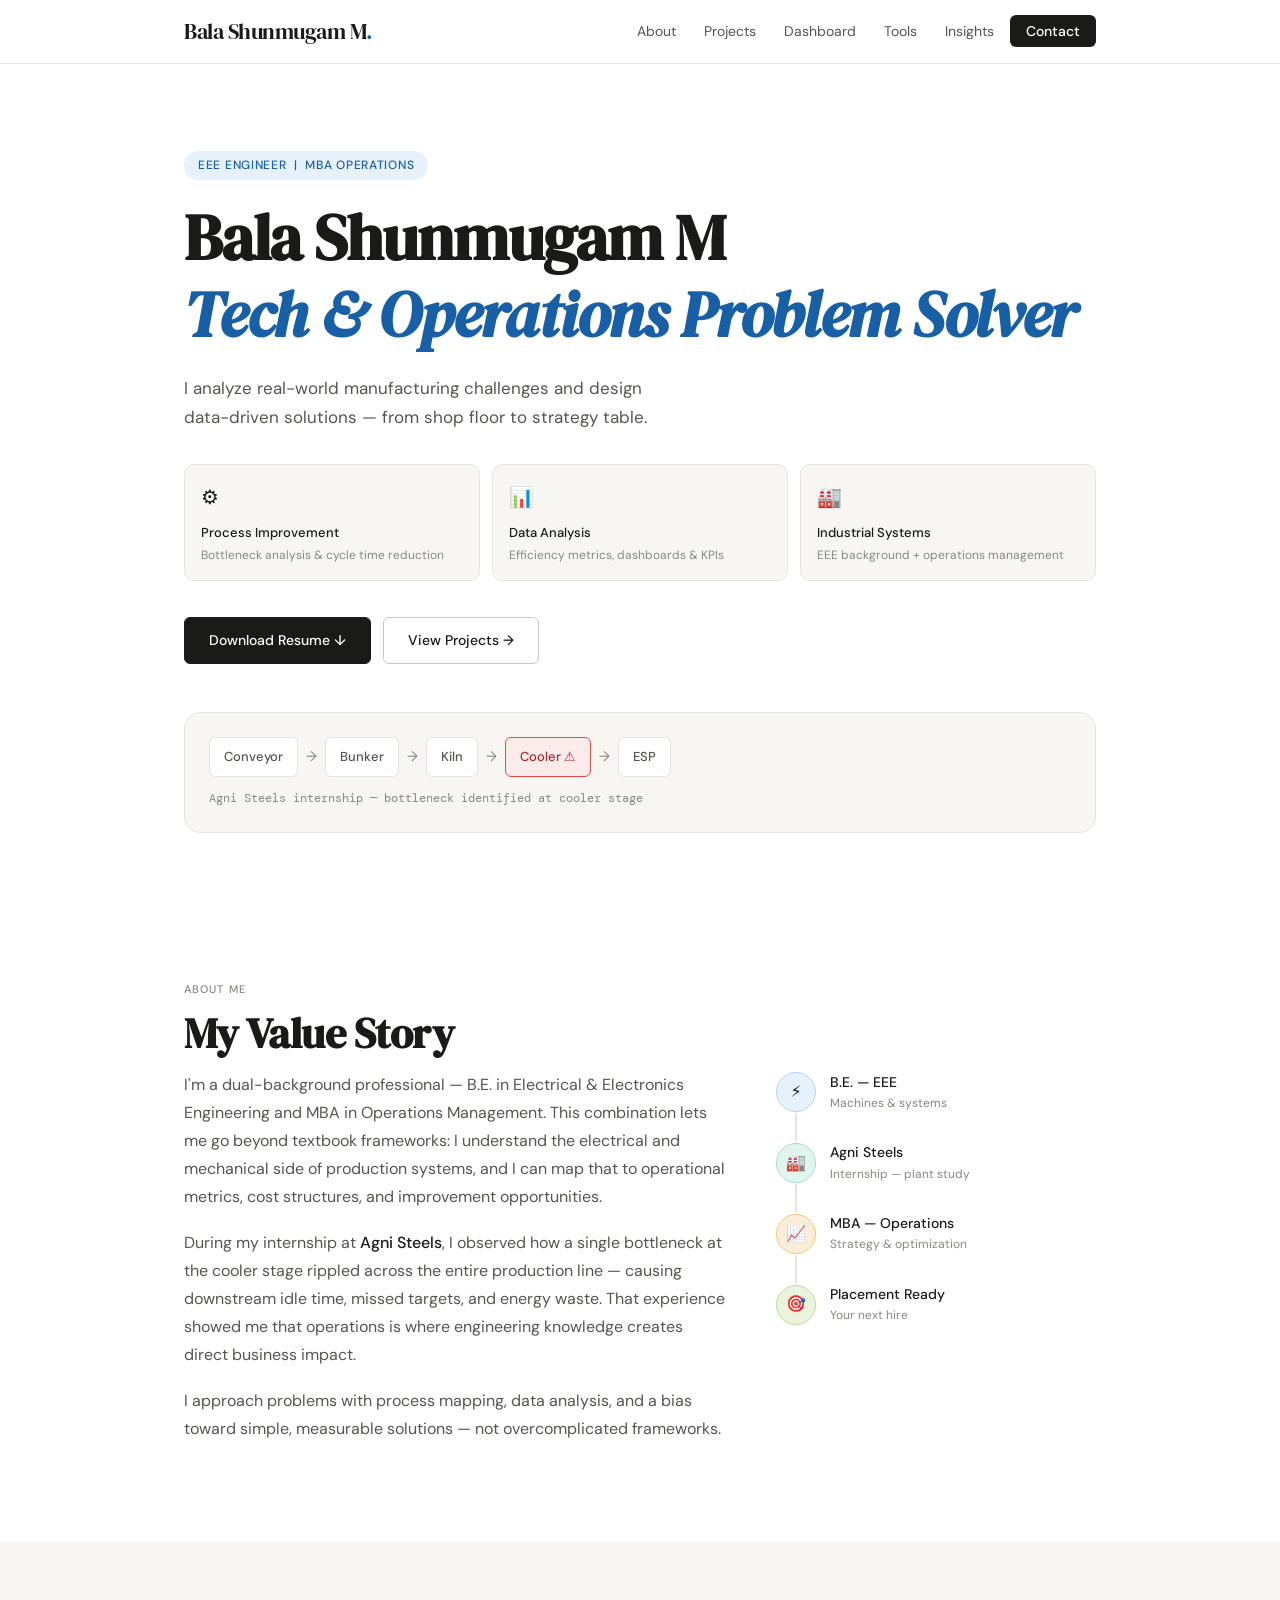
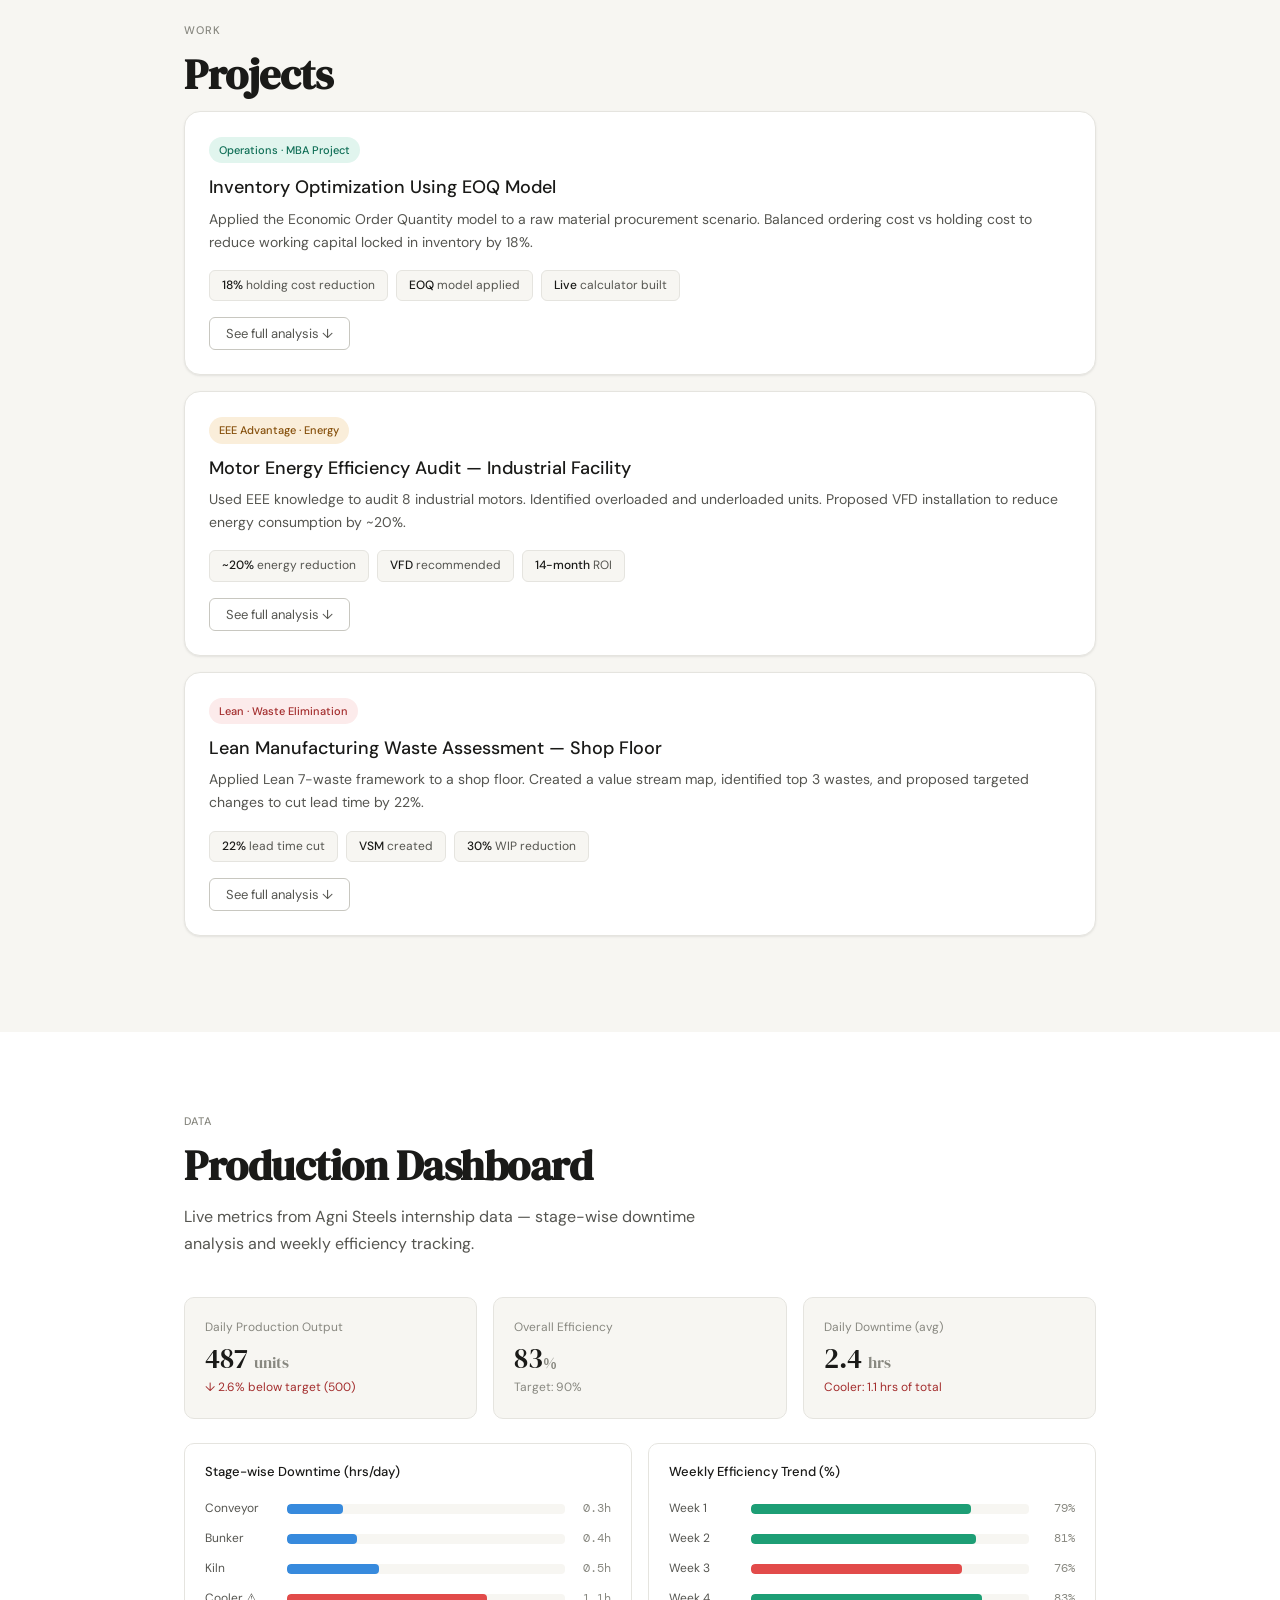
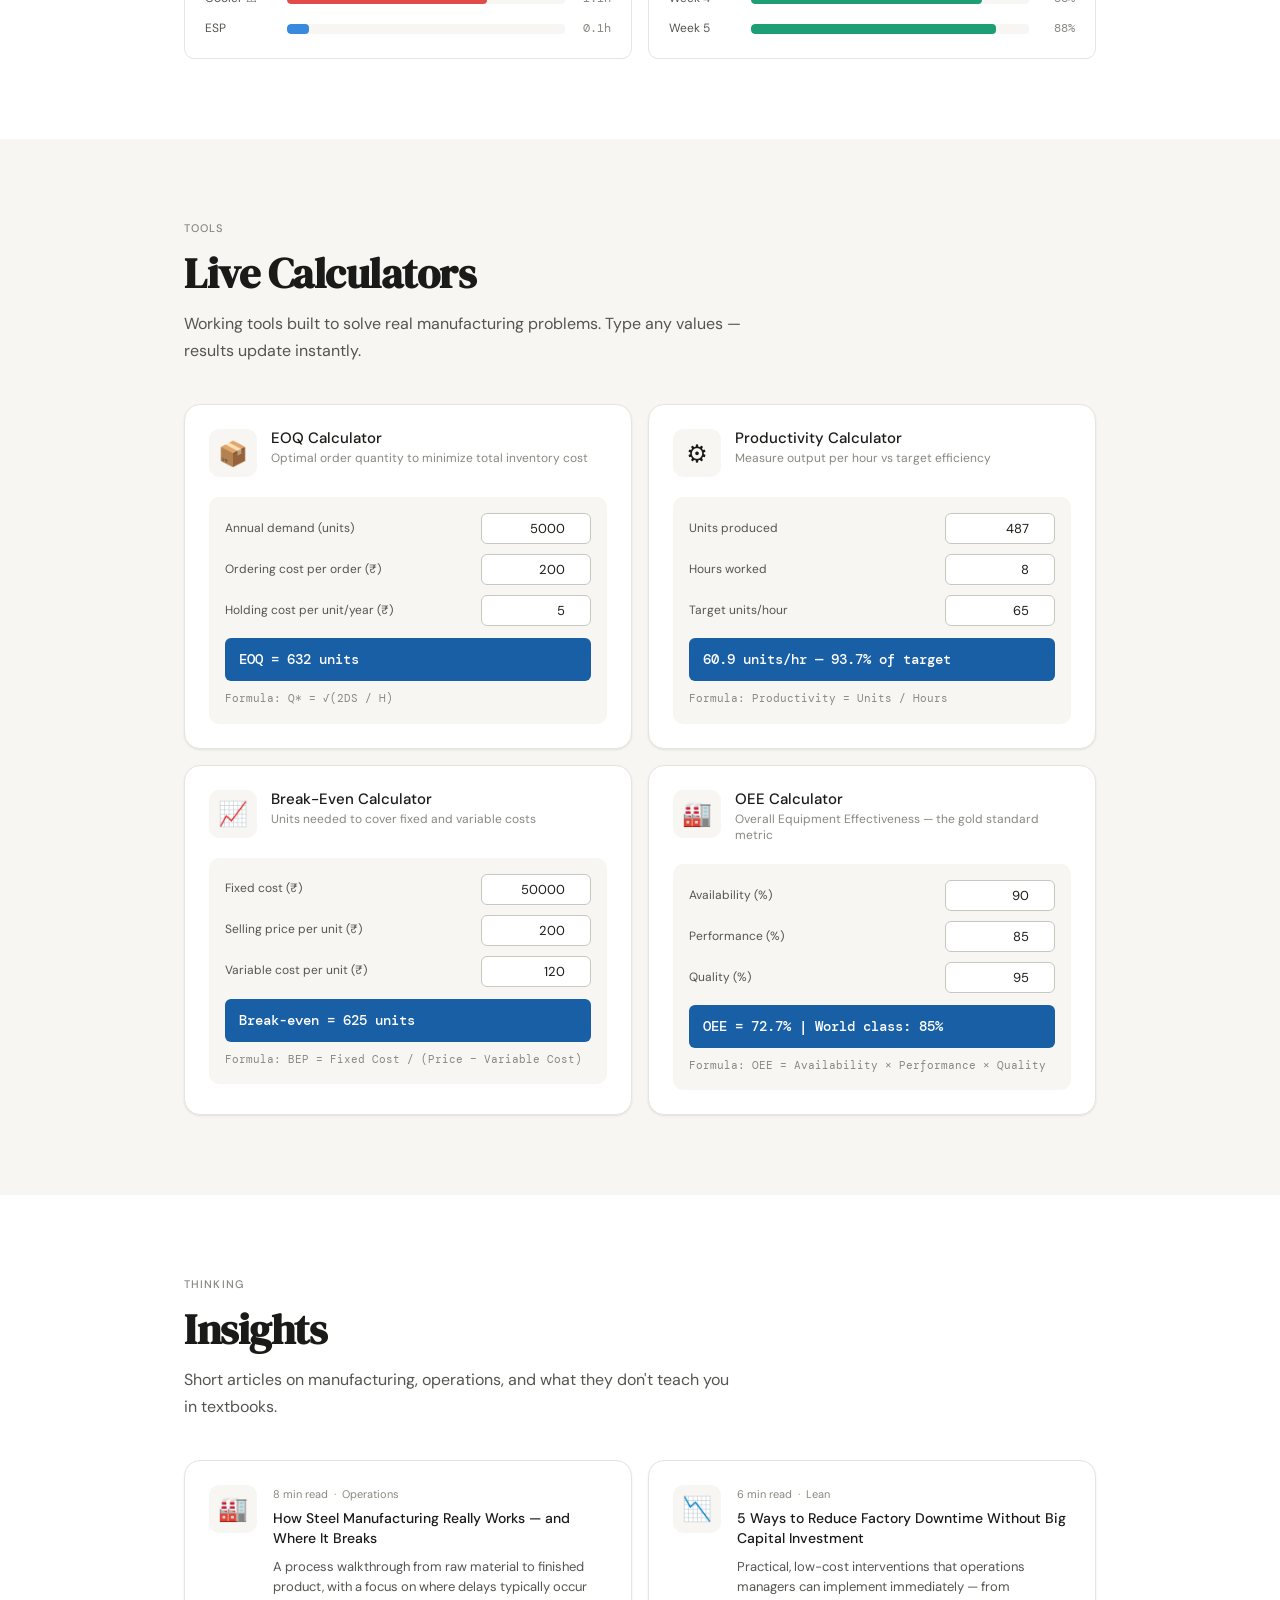
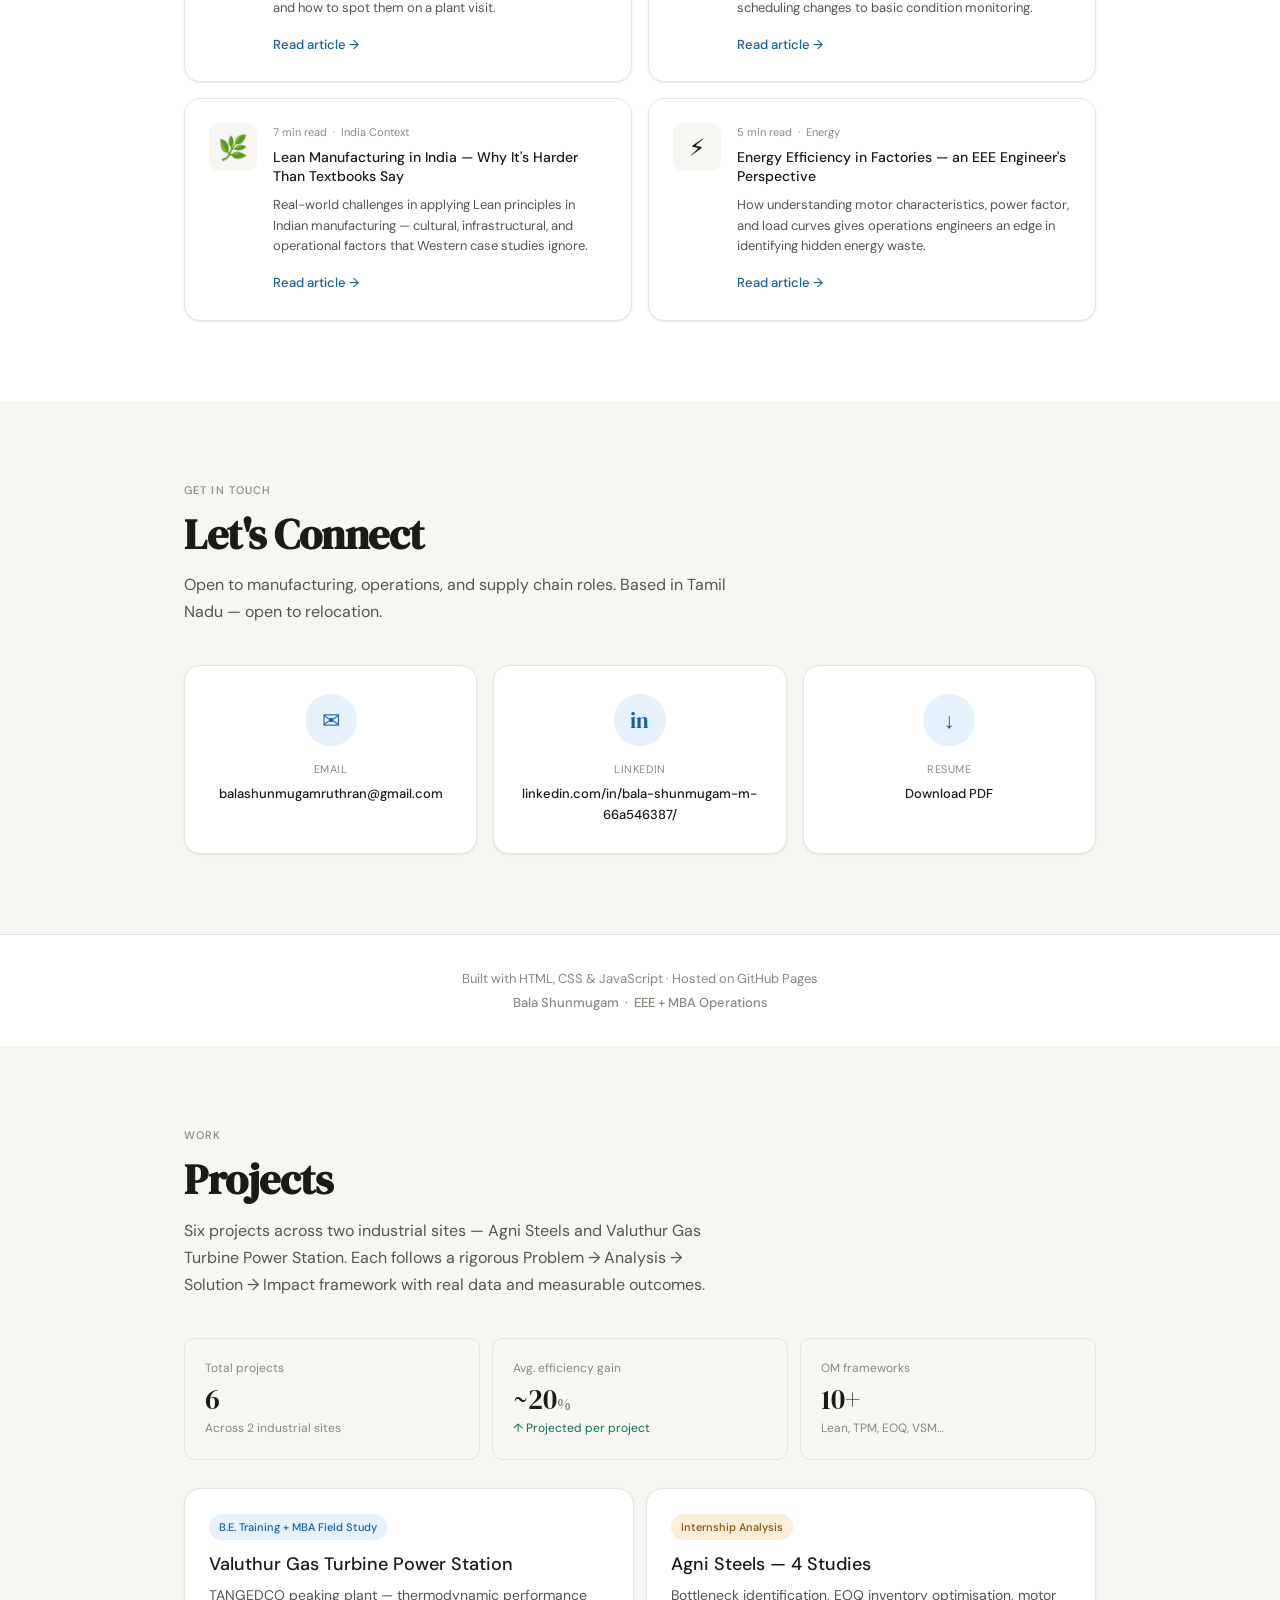
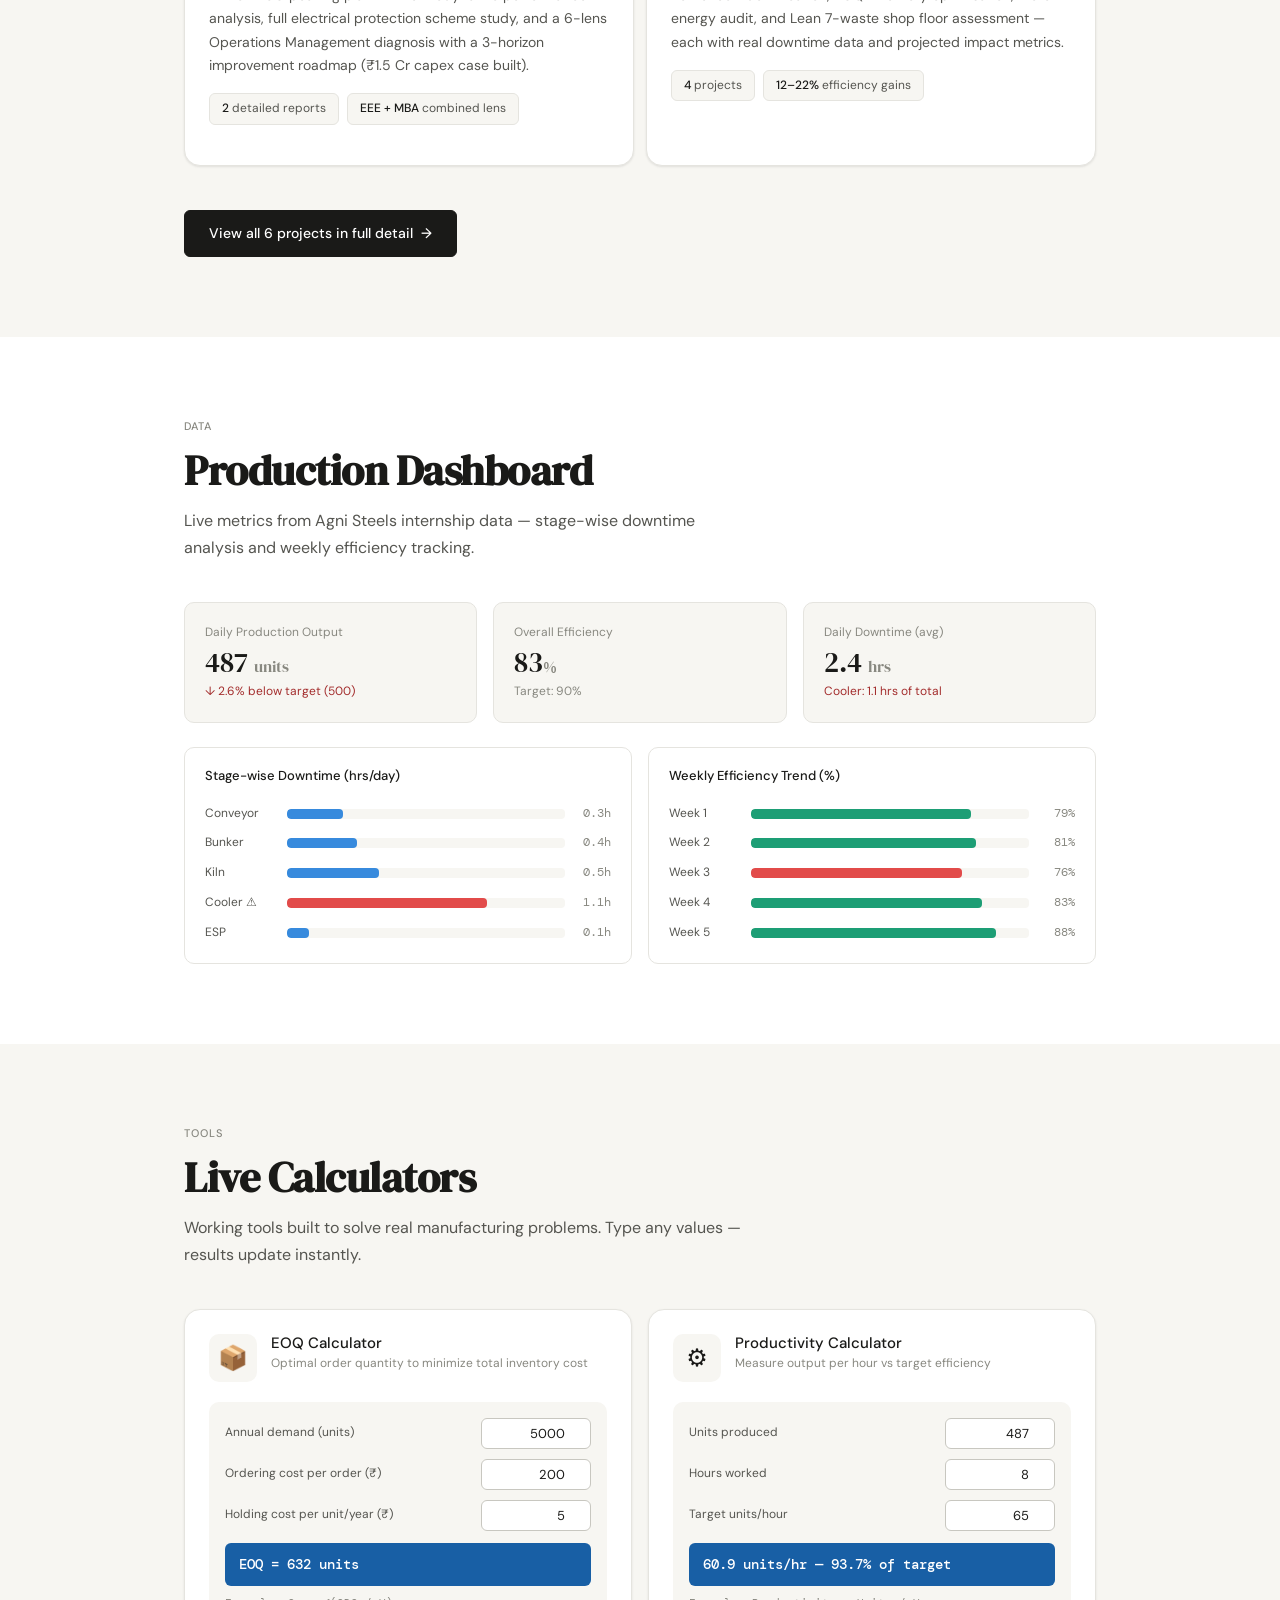
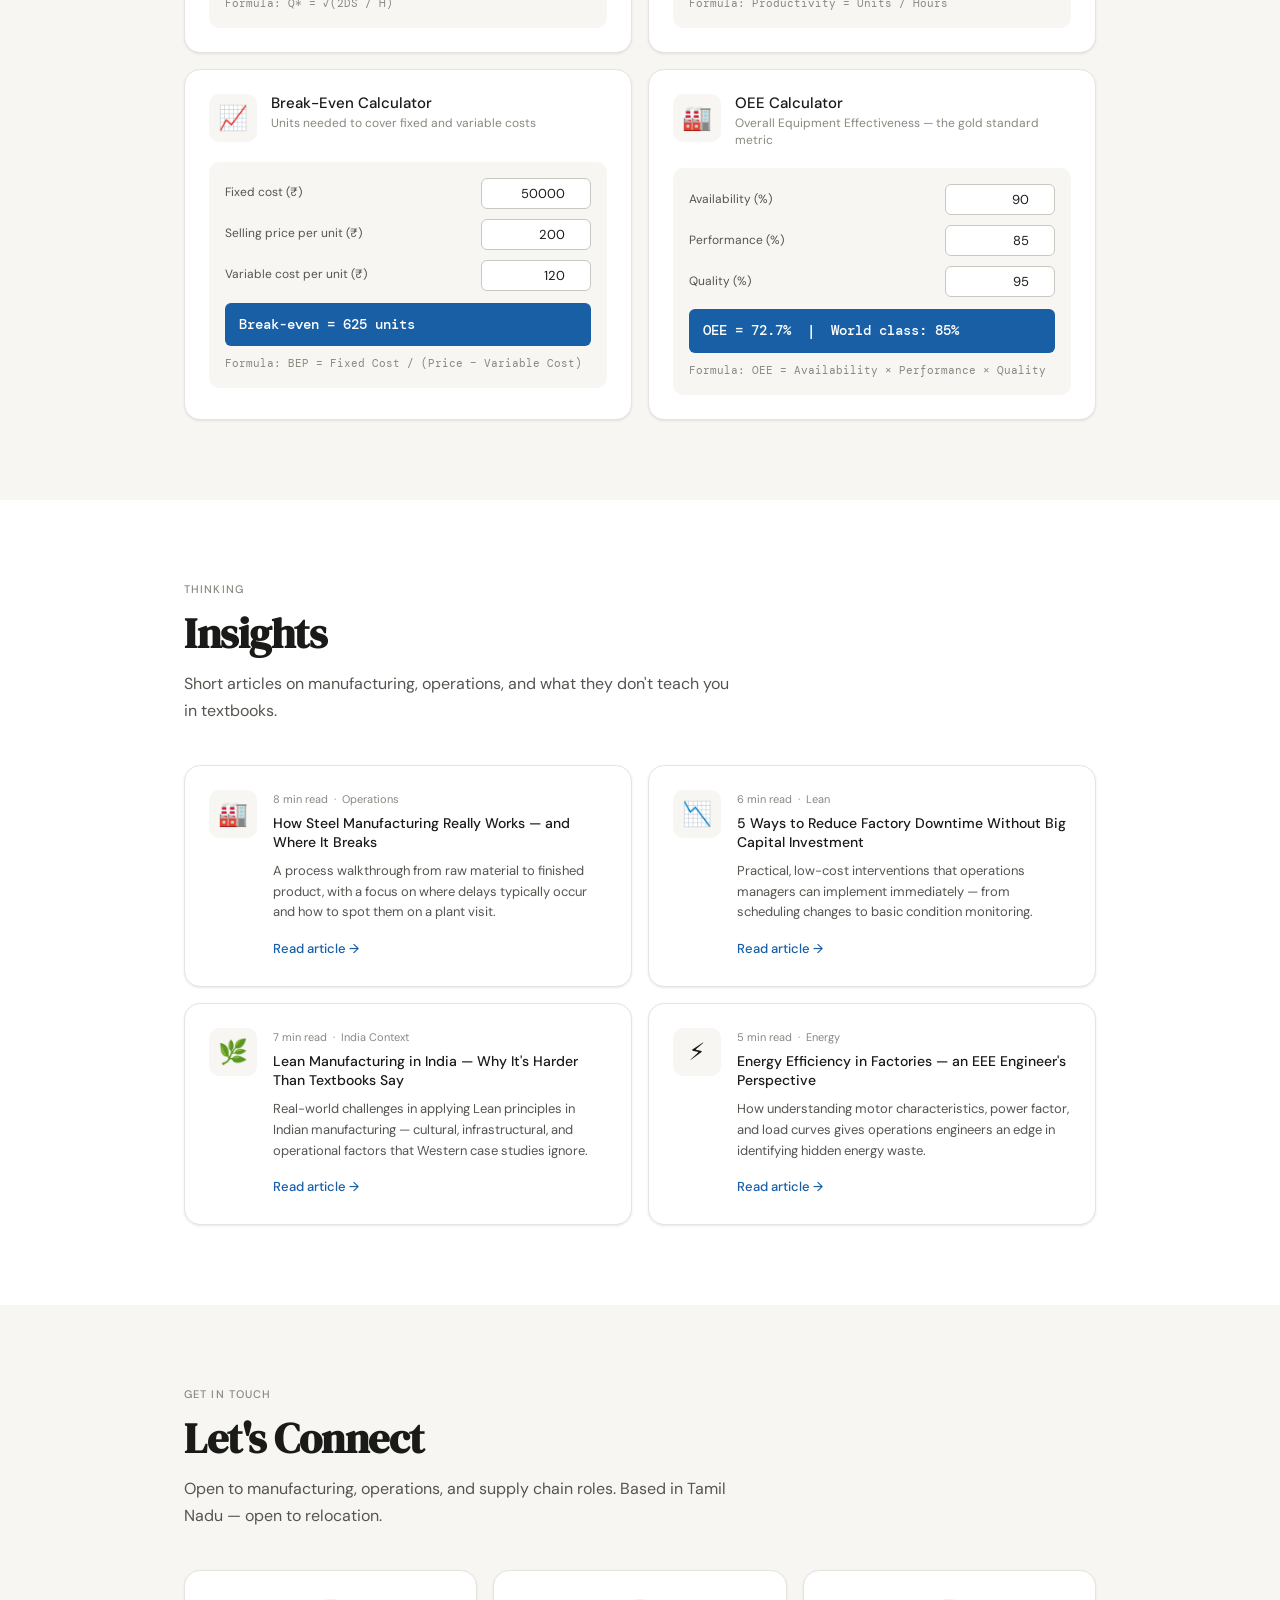
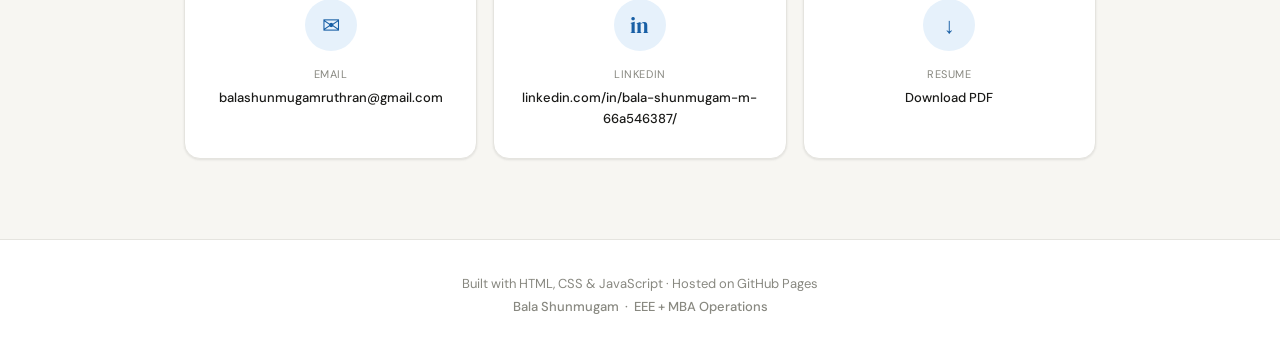
<file: index.html>
<!DOCTYPE html>
<html lang="en">
<head>
  <meta charset="UTF-8" />
  <meta name="viewport" content="width=device-width, initial-scale=1.0" />
  <title>Bala Shunmugam M — Manufacturing & Operations Portfolio</title>
  <link rel="stylesheet" href="css/style.css" />
  <link rel="preconnect" href="https://fonts.googleapis.com" />
  <link rel="preconnect" href="https://fonts.gstatic.com" crossorigin />
  <link href="https://fonts.googleapis.com/css2?family=DM+Serif+Display&family=DM+Sans:wght@300;400;500&family=DM+Mono&display=swap" rel="stylesheet" />
</head>
<body>

  <!-- ═══════════════════════════════════════════════
       NAVBAR
  ═══════════════════════════════════════════════ -->
  <nav class="navbar">
    <div class="nav-inner">
      <a href="#home" class="nav-logo">Bala Shunmugam M<span class="logo-dot">.</span></a>
      <ul class="nav-links">
        <li><a href="#about">About</a></li>
        <li><a href="projects.html">Projects</a></li>
        <li><a href="#dashboard">Dashboard</a></li>
        <li><a href="#tools">Tools</a></li>
        <li><a href="#blog">Insights</a></li>
        <li><a href="#contact" class="nav-cta">Contact</a></li>
      </ul>
      <button class="menu-toggle" id="menuToggle" aria-label="Toggle menu">&#9776;</button>
    </div>
  </nav>

  <!-- ═══════════════════════════════════════════════
       HERO
  ═══════════════════════════════════════════════ -->
  <section id="home" class="hero">
    <div class="hero-inner">
      <div class="hero-badge">EEE Engineer &nbsp;|&nbsp; MBA Operations</div>
      <h1 class="hero-title">Bala Shunmugam M<br><em>Tech &amp; Operations Problem Solver</em></h1>
      <p class="hero-sub">
        I analyze real-world manufacturing challenges and design<br>
        data-driven solutions — from shop floor to strategy table.
      </p>
      <div class="strength-grid">
        <div class="strength-card">
          <div class="strength-icon">⚙</div>
          <div class="strength-title">Process Improvement</div>
          <div class="strength-desc">Bottleneck analysis &amp; cycle time reduction</div>
        </div>
        <div class="strength-card">
          <div class="strength-icon">📊</div>
          <div class="strength-title">Data Analysis</div>
          <div class="strength-desc">Efficiency metrics, dashboards &amp; KPIs</div>
        </div>
        <div class="strength-card">
          <div class="strength-icon">🏭</div>
          <div class="strength-title">Industrial Systems</div>
          <div class="strength-desc">EEE background + operations management</div>
        </div>
      </div>
      <div class="hero-actions">
        <a href="Bala_Shunmugam_resume.pdf" class="btn btn-primary" download>Download Resume ↓</a>
        <a href="projects.html" class="btn btn-outline">View Projects →</a>
      </div>
    </div>
    <div class="hero-visual">
      <div class="process-flow">
        <div class="flow-step">Conveyor</div>
        <div class="flow-arrow">→</div>
        <div class="flow-step">Bunker</div>
        <div class="flow-arrow">→</div>
        <div class="flow-step">Kiln</div>
        <div class="flow-arrow">→</div>
        <div class="flow-step highlight">Cooler ⚠</div>
        <div class="flow-arrow">→</div>
        <div class="flow-step">ESP</div>
      </div>
      <p class="flow-caption">Agni Steels internship — bottleneck identified at cooler stage</p>
    </div>
  </section>

  <!-- ═══════════════════════════════════════════════
       ABOUT
  ═══════════════════════════════════════════════ -->
  <section id="about" class="section">
    <div class="container">
      <div class="section-label">About me</div>
      <h2 class="section-title">My Value Story</h2>
      <div class="about-grid">
        <div class="about-text">
          <p>
            I'm a dual-background professional — B.E. in Electrical &amp; Electronics Engineering
            and MBA in Operations Management. This combination lets me go beyond textbook frameworks:
            I understand the electrical and mechanical side of production systems, and I can map that
            to operational metrics, cost structures, and improvement opportunities.
          </p>
          <p>
            During my internship at <strong>Agni Steels</strong>, I observed how a single bottleneck
            at the cooler stage rippled across the entire production line — causing downstream idle time,
            missed targets, and energy waste. That experience showed me that operations is where
            engineering knowledge creates direct business impact.
          </p>
          <p>
            I approach problems with process mapping, data analysis, and a bias toward
            simple, measurable solutions — not overcomplicated frameworks.
          </p>
        </div>
        <div class="about-sidebar">
          <div class="journey">
            <div class="journey-step">
              <div class="j-dot j-blue">⚡</div>
              <div class="j-text">
                <div class="j-title">B.E. — EEE</div>
                <div class="j-sub">Machines &amp; systems</div>
              </div>
            </div>
            <div class="j-connector"></div>
            <div class="journey-step">
              <div class="j-dot j-teal">🏭</div>
              <div class="j-text">
                <div class="j-title">Agni Steels</div>
                <div class="j-sub">Internship — plant study</div>
              </div>
            </div>
            <div class="j-connector"></div>
            <div class="journey-step">
              <div class="j-dot j-amber">📈</div>
              <div class="j-text">
                <div class="j-title">MBA — Operations</div>
                <div class="j-sub">Strategy &amp; optimization</div>
              </div>
            </div>
            <div class="j-connector"></div>
            <div class="journey-step">
              <div class="j-dot j-green">🎯</div>
              <div class="j-text">
                <div class="j-title">Placement Ready</div>
                <div class="j-sub">Your next hire</div>
              </div>
            </div>
          </div>
        </div>
      </div>
    </div>
  </section>
  <section id="projects" class="section section-alt">
  <div class="container">
    <div class="section-label">Work</div>
    <h2 class="section-title">Projects</h2>
  
      <!-- Project 2 -->
      <div class="project-card" data-index="2">
        <div class="project-top">
          <span class="badge badge-teal">Operations · MBA Project</span>
          <h3 class="project-title">Inventory Optimization Using EOQ Model</h3>
          <p class="project-desc">
            Applied the Economic Order Quantity model to a raw material procurement scenario.
            Balanced ordering cost vs holding cost to reduce working capital locked in inventory by 18%.
          </p>
          <div class="impact-row">
            <div class="impact-chip"><span class="impact-val">18%</span> holding cost reduction</div>
            <div class="impact-chip"><span class="impact-val">EOQ</span> model applied</div>
            <div class="impact-chip"><span class="impact-val">Live</span> calculator built</div>
          </div>
          <button class="expand-btn" onclick="toggleProject(this)">See full analysis ↓</button>
        </div>
        <div class="project-detail">
          <div class="detail-step">
            <div class="step-label step-p">Problem</div>
            <div class="step-text">Excess inventory holding cost eating into margins. Frequent stockouts also causing production stoppages — a classic over-order / under-order cycle.</div>
          </div>
          <div class="detail-step">
            <div class="step-label step-a">Analysis</div>
            <div class="step-text">Collected annual demand data, ordering cost per purchase order, and holding cost per unit per year. Plotted total cost curve against varying order quantities to find the minimum.</div>
          </div>
          <div class="detail-step">
            <div class="step-label step-s">Solution</div>
            <div class="step-text">EOQ formula applied: Q* = √(2DS/H). Optimal order quantity identified. Reorder point set at: ROP = Lead-time demand + Safety stock buffer.</div>
          </div>
          <div class="detail-step">
            <div class="step-label step-i">Impact</div>
            <div class="step-text">18% estimated reduction in annual holding cost. Stockout frequency dropped to near-zero by setting proper reorder level and safety stock.</div>
          </div>
        </div>
      </div>

      <!-- Project 3 -->
      <div class="project-card" data-index="3">
        <div class="project-top">
          <span class="badge badge-amber">EEE Advantage · Energy</span>
          <h3 class="project-title">Motor Energy Efficiency Audit — Industrial Facility</h3>
          <p class="project-desc">
            Used EEE knowledge to audit 8 industrial motors. Identified overloaded and underloaded units.
            Proposed VFD installation to reduce energy consumption by ~20%.
          </p>
          <div class="impact-row">
            <div class="impact-chip"><span class="impact-val">~20%</span> energy reduction</div>
            <div class="impact-chip"><span class="impact-val">VFD</span> recommended</div>
            <div class="impact-chip"><span class="impact-val">14-month</span> ROI</div>
          </div>
          <button class="expand-btn" onclick="toggleProject(this)">See full analysis ↓</button>
        </div>
        <div class="project-detail">
          <div class="detail-step">
            <div class="step-label step-p">Problem</div>
            <div class="step-text">High energy bills in facility — suspected motor inefficiency. No prior audit had been conducted; motors were sized based on peak load assumptions.</div>
          </div>
          <div class="detail-step">
            <div class="step-label step-a">Analysis</div>
            <div class="step-text">Measured load factor per motor using clamp meter and power analyzer. Found 3 motors running below 40% load (major inefficiency). 2 motors operating above rated capacity.</div>
          </div>
          <div class="detail-step">
            <div class="step-label step-s">Solution</div>
            <div class="step-text">Install Variable Frequency Drives (VFDs) on partially loaded motors to match speed to demand. Replace the 2 overloaded motors with correctly sized units.</div>
          </div>
          <div class="detail-step">
            <div class="step-label step-i">Impact</div>
            <div class="step-text">Projected 20% reduction in facility electricity consumption. VFD investment ROI estimated at 14 months based on current energy tariff rates.</div>
          </div>
        </div>
      </div>

      <!-- Project 4 -->
      <div class="project-card" data-index="4">
        <div class="project-top">
          <span class="badge badge-red">Lean · Waste Elimination</span>
          <h3 class="project-title">Lean Manufacturing Waste Assessment — Shop Floor</h3>
          <p class="project-desc">
            Applied Lean 7-waste framework to a shop floor. Created a value stream map,
            identified top 3 wastes, and proposed targeted changes to cut lead time by 22%.
          </p>
          <div class="impact-row">
            <div class="impact-chip"><span class="impact-val">22%</span> lead time cut</div>
            <div class="impact-chip"><span class="impact-val">VSM</span> created</div>
            <div class="impact-chip"><span class="impact-val">30%</span> WIP reduction</div>
          </div>
          <button class="expand-btn" onclick="toggleProject(this)">See full analysis ↓</button>
        </div>
        <div class="project-detail">
          <div class="detail-step">
            <div class="step-label step-p">Problem</div>
            <div class="step-text">Long lead times despite sufficient capacity — non-value-adding activities were inflating cycle time without adding any customer value.</div>
          </div>
          <div class="detail-step">
            <div class="step-label step-a">Analysis</div>
            <div class="step-text">Value stream map drawn for entire production flow. Top 3 wastes identified: Waiting (40% of delay), Overproduction (WIP buildup between stations), Defects (costly rework loop at final stage).</div>
          </div>
          <div class="detail-step">
            <div class="step-label step-s">Solution</div>
            <div class="step-text">Introduce pull system (Kanban) to replace push scheduling. Set WIP cap between stations. Add inline quality inspection to catch defects early and eliminate the rework loop.</div>
          </div>
          <div class="detail-step">
            <div class="step-label step-i">Impact</div>
            <div class="step-text">Lead time reduced by estimated 22%. WIP inventory dropped by 30%. Rework rate cut by eliminating late-stage defect detection.</div>
          </div>
        </div>
      </div>

    </div>
  </section>

  <!-- ═══════════════════════════════════════════════
       DASHBOARD
  ═══════════════════════════════════════════════ -->
  <section id="dashboard" class="section">
    <div class="container">
      <div class="section-label">Data</div>
      <h2 class="section-title">Production Dashboard</h2>
      <p class="section-intro">Live metrics from Agni Steels internship data — stage-wise downtime analysis and weekly efficiency tracking.</p>

      <div class="metric-grid">
        <div class="metric-card">
          <div class="metric-label">Daily Production Output</div>
          <div class="metric-value">487 <span class="metric-unit">units</span></div>
          <div class="metric-trend trend-down">↓ 2.6% below target (500)</div>
        </div>
        <div class="metric-card">
          <div class="metric-label">Overall Efficiency</div>
          <div class="metric-value">83<span class="metric-unit">%</span></div>
          <div class="metric-trend trend-neutral">Target: 90%</div>
        </div>
        <div class="metric-card">
          <div class="metric-label">Daily Downtime (avg)</div>
          <div class="metric-value">2.4 <span class="metric-unit">hrs</span></div>
          <div class="metric-trend trend-down">Cooler: 1.1 hrs of total</div>
        </div>
      </div>

      <div class="chart-grid">
        <div class="chart-card">
          <h4 class="chart-title">Stage-wise Downtime (hrs/day)</h4>
          <div class="bar-chart">
            <div class="bar-row">
              <div class="bar-label">Conveyor</div>
              <div class="bar-track"><div class="bar-fill bar-blue" style="width:20%"></div></div>
              <div class="bar-val">0.3h</div>
            </div>
            <div class="bar-row">
              <div class="bar-label">Bunker</div>
              <div class="bar-track"><div class="bar-fill bar-blue" style="width:25%"></div></div>
              <div class="bar-val">0.4h</div>
            </div>
            <div class="bar-row">
              <div class="bar-label">Kiln</div>
              <div class="bar-track"><div class="bar-fill bar-blue" style="width:33%"></div></div>
              <div class="bar-val">0.5h</div>
            </div>
            <div class="bar-row">
              <div class="bar-label">Cooler ⚠</div>
              <div class="bar-track"><div class="bar-fill bar-red" style="width:72%"></div></div>
              <div class="bar-val">1.1h</div>
            </div>
            <div class="bar-row">
              <div class="bar-label">ESP</div>
              <div class="bar-track"><div class="bar-fill bar-blue" style="width:8%"></div></div>
              <div class="bar-val">0.1h</div>
            </div>
          </div>
        </div>
        <div class="chart-card">
          <h4 class="chart-title">Weekly Efficiency Trend (%)</h4>
          <div class="bar-chart">
            <div class="bar-row">
              <div class="bar-label">Week 1</div>
              <div class="bar-track"><div class="bar-fill bar-teal" style="width:79%"></div></div>
              <div class="bar-val">79%</div>
            </div>
            <div class="bar-row">
              <div class="bar-label">Week 2</div>
              <div class="bar-track"><div class="bar-fill bar-teal" style="width:81%"></div></div>
              <div class="bar-val">81%</div>
            </div>
            <div class="bar-row">
              <div class="bar-label">Week 3</div>
              <div class="bar-track"><div class="bar-fill bar-red" style="width:76%"></div></div>
              <div class="bar-val">76%</div>
            </div>
            <div class="bar-row">
              <div class="bar-label">Week 4</div>
              <div class="bar-track"><div class="bar-fill bar-teal" style="width:83%"></div></div>
              <div class="bar-val">83%</div>
            </div>
            <div class="bar-row">
              <div class="bar-label">Week 5</div>
              <div class="bar-track"><div class="bar-fill bar-teal" style="width:88%"></div></div>
              <div class="bar-val">88%</div>
            </div>
          </div>
        </div>
      </div>
    </div>
  </section>

  <!-- ═══════════════════════════════════════════════
       TOOLS / CALCULATORS
  ═══════════════════════════════════════════════ -->
  <section id="tools" class="section section-alt">
    <div class="container">
      <div class="section-label">Tools</div>
      <h2 class="section-title">Live Calculators</h2>
      <p class="section-intro">Working tools built to solve real manufacturing problems. Type any values — results update instantly.</p>

      <div class="tools-grid">

        <!-- EOQ Calculator -->
        <div class="tool-card">
          <div class="tool-header">
            <div class="tool-icon">📦</div>
            <div>
              <h3 class="tool-title">EOQ Calculator</h3>
              <p class="tool-desc">Optimal order quantity to minimize total inventory cost</p>
            </div>
          </div>
          <div class="calc-body">
            <div class="calc-row">
              <label for="eoq-d">Annual demand (units)</label>
              <input type="number" id="eoq-d" value="5000" oninput="calcEOQ()" />
            </div>
            <div class="calc-row">
              <label for="eoq-s">Ordering cost per order (₹)</label>
              <input type="number" id="eoq-s" value="200" oninput="calcEOQ()" />
            </div>
            <div class="calc-row">
              <label for="eoq-h">Holding cost per unit/year (₹)</label>
              <input type="number" id="eoq-h" value="5" oninput="calcEOQ()" />
            </div>
            <div class="calc-result" id="eoq-result">EOQ = 632 units</div>
            <div class="calc-formula">Formula: Q* = √(2DS / H)</div>
          </div>
        </div>

        <!-- Productivity Calculator -->
        <div class="tool-card">
          <div class="tool-header">
            <div class="tool-icon">⚙</div>
            <div>
              <h3 class="tool-title">Productivity Calculator</h3>
              <p class="tool-desc">Measure output per hour vs target efficiency</p>
            </div>
          </div>
          <div class="calc-body">
            <div class="calc-row">
              <label for="prod-u">Units produced</label>
              <input type="number" id="prod-u" value="487" oninput="calcProd()" />
            </div>
            <div class="calc-row">
              <label for="prod-h">Hours worked</label>
              <input type="number" id="prod-h" value="8" oninput="calcProd()" />
            </div>
            <div class="calc-row">
              <label for="prod-t">Target units/hour</label>
              <input type="number" id="prod-t" value="65" oninput="calcProd()" />
            </div>
            <div class="calc-result" id="prod-result">60.9 units/hr — 93.7% of target</div>
            <div class="calc-formula">Formula: Productivity = Units / Hours</div>
          </div>
        </div>

        <!-- Break-Even Calculator -->
        <div class="tool-card">
          <div class="tool-header">
            <div class="tool-icon">📈</div>
            <div>
              <h3 class="tool-title">Break-Even Calculator</h3>
              <p class="tool-desc">Units needed to cover fixed and variable costs</p>
            </div>
          </div>
          <div class="calc-body">
            <div class="calc-row">
              <label for="be-f">Fixed cost (₹)</label>
              <input type="number" id="be-f" value="50000" oninput="calcBE()" />
            </div>
            <div class="calc-row">
              <label for="be-p">Selling price per unit (₹)</label>
              <input type="number" id="be-p" value="200" oninput="calcBE()" />
            </div>
            <div class="calc-row">
              <label for="be-v">Variable cost per unit (₹)</label>
              <input type="number" id="be-v" value="120" oninput="calcBE()" />
            </div>
            <div class="calc-result" id="be-result">Break-even = 625 units</div>
            <div class="calc-formula">Formula: BEP = Fixed Cost / (Price − Variable Cost)</div>
          </div>
        </div>

        <!-- OEE Calculator -->
        <div class="tool-card">
          <div class="tool-header">
            <div class="tool-icon">🏭</div>
            <div>
              <h3 class="tool-title">OEE Calculator</h3>
              <p class="tool-desc">Overall Equipment Effectiveness — the gold standard metric</p>
            </div>
          </div>
          <div class="calc-body">
            <div class="calc-row">
              <label for="oee-a">Availability (%)</label>
              <input type="number" id="oee-a" value="90" min="0" max="100" oninput="calcOEE()" />
            </div>
            <div class="calc-row">
              <label for="oee-p">Performance (%)</label>
              <input type="number" id="oee-p" value="85" min="0" max="100" oninput="calcOEE()" />
            </div>
            <div class="calc-row">
              <label for="oee-q">Quality (%)</label>
              <input type="number" id="oee-q" value="95" min="0" max="100" oninput="calcOEE()" />
            </div>
            <div class="calc-result" id="oee-result">OEE = 72.7% &nbsp;|&nbsp; World class: 85%</div>
            <div class="calc-formula">Formula: OEE = Availability × Performance × Quality</div>
          </div>
        </div>

      </div>
    </div>
  </section>

  <!-- ═══════════════════════════════════════════════
       BLOG / INSIGHTS
  ═══════════════════════════════════════════════ -->
  <section id="blog" class="section">
    <div class="container">
      <div class="section-label">Thinking</div>
      <h2 class="section-title">Insights</h2>
      <p class="section-intro">Short articles on manufacturing, operations, and what they don't teach you in textbooks.</p>

      <div class="blog-grid">
        <div class="blog-card">
          <div class="blog-icon">🏭</div>
          <div class="blog-content">
            <div class="blog-meta">8 min read &nbsp;·&nbsp; Operations</div>
            <h3 class="blog-title">How Steel Manufacturing Really Works — and Where It Breaks</h3>
            <p class="blog-excerpt">A process walkthrough from raw material to finished product, with a focus on where delays typically occur and how to spot them on a plant visit.</p>
            <a href="#" class="blog-link">Read article →</a>
          </div>
        </div>
        <div class="blog-card">
          <div class="blog-icon">📉</div>
          <div class="blog-content">
            <div class="blog-meta">6 min read &nbsp;·&nbsp; Lean</div>
            <h3 class="blog-title">5 Ways to Reduce Factory Downtime Without Big Capital Investment</h3>
            <p class="blog-excerpt">Practical, low-cost interventions that operations managers can implement immediately — from scheduling changes to basic condition monitoring.</p>
            <a href="#" class="blog-link">Read article →</a>
          </div>
        </div>
        <div class="blog-card">
          <div class="blog-icon">🌿</div>
          <div class="blog-content">
            <div class="blog-meta">7 min read &nbsp;·&nbsp; India Context</div>
            <h3 class="blog-title">Lean Manufacturing in India — Why It's Harder Than Textbooks Say</h3>
            <p class="blog-excerpt">Real-world challenges in applying Lean principles in Indian manufacturing — cultural, infrastructural, and operational factors that Western case studies ignore.</p>
            <a href="#" class="blog-link">Read article →</a>
          </div>
        </div>
        <div class="blog-card">
          <div class="blog-icon">⚡</div>
          <div class="blog-content">
            <div class="blog-meta">5 min read &nbsp;·&nbsp; Energy</div>
            <h3 class="blog-title">Energy Efficiency in Factories — an EEE Engineer's Perspective</h3>
            <p class="blog-excerpt">How understanding motor characteristics, power factor, and load curves gives operations engineers an edge in identifying hidden energy waste.</p>
            <a href="#" class="blog-link">Read article →</a>
          </div>
        </div>
      </div>
    </div>
  </section>

  <!-- ═══════════════════════════════════════════════
       CONTACT
  ═══════════════════════════════════════════════ -->
  <section id="contact" class="section section-alt">
    <div class="container">
      <div class="section-label">Get in touch</div>
      <h2 class="section-title">Let's Connect</h2>
      <p class="section-intro">Open to manufacturing, operations, and supply chain roles. Based in Tamil Nadu — open to relocation.</p>

      <div class="contact-grid">
        <a href="balashunmugamruthran@gmail.com" class="contact-card">
          <div class="contact-icon">✉</div>
          <div class="contact-label">Email</div>
          <div class="contact-value">balashunmugamruthran@gmail.com</div>
        </a>
        <a href="https://www.linkedin.com/in/bala-shunmugam-m-66a546387/" class="contact-card" target="_blank">
          <div class="contact-icon">in</div>
          <div class="contact-label">LinkedIn</div>
          <div class="contact-value">linkedin.com/in/bala-shunmugam-m-66a546387/</div>
        </a>
        <a href="Bala_Shunmugam_resume.pdf" class="contact-card" download>
          <div class="contact-icon">↓</div>
          <div class="contact-label">Resume</div>
          <div class="contact-value">Download PDF</div>
        </a>
      </div>
    </div>
  </section>

  <!-- ═══════════════════════════════════════════════
       FOOTER
  ═══════════════════════════════════════════════ -->
  <footer class="footer">
    <div class="container">
      <p>Built with HTML, CSS &amp; JavaScript · Hosted on GitHub Pages</p>
      <p class="footer-name">Bala Shunmugam &nbsp;·&nbsp; EEE + MBA Operations</p>
    </div>
  </footer>

  <script src="js/script.js"></script>
</body>
</html>  <!-- ═══════════════════════════════════════════════
       PROJECTS TEASER → links to projects.html
  ═══════════════════════════════════════════════ -->
  <section id="projects" class="section section-alt">
    <div class="container">
      <div class="section-label">Work</div>
      <h2 class="section-title">Projects</h2>
      <p class="section-intro">
        Six projects across two industrial sites — Agni Steels and Valuthur Gas Turbine Power Station.
        Each follows a rigorous Problem → Analysis → Solution → Impact framework with real data and measurable outcomes.
      </p>

      <div style="display:grid;grid-template-columns:repeat(3,1fr);gap:12px;margin-bottom:28px;">
        <div class="metric-card">
          <div class="metric-label">Total projects</div>
          <div class="metric-value">6</div>
          <div class="metric-trend trend-neutral">Across 2 industrial sites</div>
        </div>
        <div class="metric-card">
          <div class="metric-label">Avg. efficiency gain</div>
          <div class="metric-value">~20<span class="metric-unit">%</span></div>
          <div class="metric-trend trend-up">↑ Projected per project</div>
        </div>
        <div class="metric-card">
          <div class="metric-label">OM frameworks</div>
          <div class="metric-value">10+</div>
          <div class="metric-trend trend-neutral">Lean, TPM, EOQ, VSM&hellip;</div>
        </div>
      </div>

      <div style="display:grid;grid-template-columns:1fr 1fr;gap:12px;margin-bottom:28px;">
        <div class="project-card">
          <div class="project-top">
            <span class="badge badge-blue">B.E. Training + MBA Field Study</span>
            <h3 class="project-title">Valuthur Gas Turbine Power Station</h3>
            <p class="project-desc">TANGEDCO peaking plant — thermodynamic performance analysis, full electrical protection scheme study, and a 6-lens Operations Management diagnosis with a 3-horizon improvement roadmap (₹1.5 Cr capex case built).</p>
            <div class="impact-row">
              <div class="impact-chip"><span class="impact-val">2</span> detailed reports</div>
              <div class="impact-chip"><span class="impact-val">EEE + MBA</span> combined lens</div>
            </div>
          </div>
        </div>
        <div class="project-card">
          <div class="project-top">
            <span class="badge badge-amber">Internship Analysis</span>
            <h3 class="project-title">Agni Steels — 4 Studies</h3>
            <p class="project-desc">Bottleneck identification, EOQ inventory optimisation, motor energy audit, and Lean 7-waste shop floor assessment — each with real downtime data and projected impact metrics.</p>
            <div class="impact-row">
              <div class="impact-chip"><span class="impact-val">4</span> projects</div>
              <div class="impact-chip"><span class="impact-val">12–22%</span> efficiency gains</div>
            </div>
          </div>
        </div>
      </div>

      <a href="projects.html" class="btn btn-primary">View all 6 projects in full detail &nbsp;→</a>
    </div>
  </section>

    <!-- ═══════════════════════════════════════════════
       DASHBOARD
  ═══════════════════════════════════════════════ -->
  <section id="dashboard" class="section">
    <div class="container">
      <div class="section-label">Data</div>
      <h2 class="section-title">Production Dashboard</h2>
      <p class="section-intro">Live metrics from Agni Steels internship data — stage-wise downtime analysis and weekly efficiency tracking.</p>

      <div class="metric-grid">
        <div class="metric-card">
          <div class="metric-label">Daily Production Output</div>
          <div class="metric-value">487 <span class="metric-unit">units</span></div>
          <div class="metric-trend trend-down">↓ 2.6% below target (500)</div>
        </div>
        <div class="metric-card">
          <div class="metric-label">Overall Efficiency</div>
          <div class="metric-value">83<span class="metric-unit">%</span></div>
          <div class="metric-trend trend-neutral">Target: 90%</div>
        </div>
        <div class="metric-card">
          <div class="metric-label">Daily Downtime (avg)</div>
          <div class="metric-value">2.4 <span class="metric-unit">hrs</span></div>
          <div class="metric-trend trend-down">Cooler: 1.1 hrs of total</div>
        </div>
      </div>

      <div class="chart-grid">
        <div class="chart-card">
          <h4 class="chart-title">Stage-wise Downtime (hrs/day)</h4>
          <div class="bar-chart">
            <div class="bar-row">
              <div class="bar-label">Conveyor</div>
              <div class="bar-track"><div class="bar-fill bar-blue" style="width:20%"></div></div>
              <div class="bar-val">0.3h</div>
            </div>
            <div class="bar-row">
              <div class="bar-label">Bunker</div>
              <div class="bar-track"><div class="bar-fill bar-blue" style="width:25%"></div></div>
              <div class="bar-val">0.4h</div>
            </div>
            <div class="bar-row">
              <div class="bar-label">Kiln</div>
              <div class="bar-track"><div class="bar-fill bar-blue" style="width:33%"></div></div>
              <div class="bar-val">0.5h</div>
            </div>
            <div class="bar-row">
              <div class="bar-label">Cooler ⚠</div>
              <div class="bar-track"><div class="bar-fill bar-red" style="width:72%"></div></div>
              <div class="bar-val">1.1h</div>
            </div>
            <div class="bar-row">
              <div class="bar-label">ESP</div>
              <div class="bar-track"><div class="bar-fill bar-blue" style="width:8%"></div></div>
              <div class="bar-val">0.1h</div>
            </div>
          </div>
        </div>
        <div class="chart-card">
          <h4 class="chart-title">Weekly Efficiency Trend (%)</h4>
          <div class="bar-chart">
            <div class="bar-row">
              <div class="bar-label">Week 1</div>
              <div class="bar-track"><div class="bar-fill bar-teal" style="width:79%"></div></div>
              <div class="bar-val">79%</div>
            </div>
            <div class="bar-row">
              <div class="bar-label">Week 2</div>
              <div class="bar-track"><div class="bar-fill bar-teal" style="width:81%"></div></div>
              <div class="bar-val">81%</div>
            </div>
            <div class="bar-row">
              <div class="bar-label">Week 3</div>
              <div class="bar-track"><div class="bar-fill bar-red" style="width:76%"></div></div>
              <div class="bar-val">76%</div>
            </div>
            <div class="bar-row">
              <div class="bar-label">Week 4</div>
              <div class="bar-track"><div class="bar-fill bar-teal" style="width:83%"></div></div>
              <div class="bar-val">83%</div>
            </div>
            <div class="bar-row">
              <div class="bar-label">Week 5</div>
              <div class="bar-track"><div class="bar-fill bar-teal" style="width:88%"></div></div>
              <div class="bar-val">88%</div>
            </div>
          </div>
        </div>
      </div>
    </div>
  </section>

  <!-- ═══════════════════════════════════════════════
       TOOLS / CALCULATORS
  ═══════════════════════════════════════════════ -->
  <section id="tools" class="section section-alt">
    <div class="container">
      <div class="section-label">Tools</div>
      <h2 class="section-title">Live Calculators</h2>
      <p class="section-intro">Working tools built to solve real manufacturing problems. Type any values — results update instantly.</p>

      <div class="tools-grid">

        <!-- EOQ Calculator -->
        <div class="tool-card">
          <div class="tool-header">
            <div class="tool-icon">📦</div>
            <div>
              <h3 class="tool-title">EOQ Calculator</h3>
              <p class="tool-desc">Optimal order quantity to minimize total inventory cost</p>
            </div>
          </div>
          <div class="calc-body">
            <div class="calc-row">
              <label for="eoq-d">Annual demand (units)</label>
              <input type="number" id="eoq-d" value="5000" oninput="calcEOQ()" />
            </div>
            <div class="calc-row">
              <label for="eoq-s">Ordering cost per order (₹)</label>
              <input type="number" id="eoq-s" value="200" oninput="calcEOQ()" />
            </div>
            <div class="calc-row">
              <label for="eoq-h">Holding cost per unit/year (₹)</label>
              <input type="number" id="eoq-h" value="5" oninput="calcEOQ()" />
            </div>
            <div class="calc-result" id="eoq-result">EOQ = 632 units</div>
            <div class="calc-formula">Formula: Q* = √(2DS / H)</div>
          </div>
        </div>

        <!-- Productivity Calculator -->
        <div class="tool-card">
          <div class="tool-header">
            <div class="tool-icon">⚙</div>
            <div>
              <h3 class="tool-title">Productivity Calculator</h3>
              <p class="tool-desc">Measure output per hour vs target efficiency</p>
            </div>
          </div>
          <div class="calc-body">
            <div class="calc-row">
              <label for="prod-u">Units produced</label>
              <input type="number" id="prod-u" value="487" oninput="calcProd()" />
            </div>
            <div class="calc-row">
              <label for="prod-h">Hours worked</label>
              <input type="number" id="prod-h" value="8" oninput="calcProd()" />
            </div>
            <div class="calc-row">
              <label for="prod-t">Target units/hour</label>
              <input type="number" id="prod-t" value="65" oninput="calcProd()" />
            </div>
            <div class="calc-result" id="prod-result">60.9 units/hr — 93.7% of target</div>
            <div class="calc-formula">Formula: Productivity = Units / Hours</div>
          </div>
        </div>

        <!-- Break-Even Calculator -->
        <div class="tool-card">
          <div class="tool-header">
            <div class="tool-icon">📈</div>
            <div>
              <h3 class="tool-title">Break-Even Calculator</h3>
              <p class="tool-desc">Units needed to cover fixed and variable costs</p>
            </div>
          </div>
          <div class="calc-body">
            <div class="calc-row">
              <label for="be-f">Fixed cost (₹)</label>
              <input type="number" id="be-f" value="50000" oninput="calcBE()" />
            </div>
            <div class="calc-row">
              <label for="be-p">Selling price per unit (₹)</label>
              <input type="number" id="be-p" value="200" oninput="calcBE()" />
            </div>
            <div class="calc-row">
              <label for="be-v">Variable cost per unit (₹)</label>
              <input type="number" id="be-v" value="120" oninput="calcBE()" />
            </div>
            <div class="calc-result" id="be-result">Break-even = 625 units</div>
            <div class="calc-formula">Formula: BEP = Fixed Cost / (Price − Variable Cost)</div>
          </div>
        </div>

        <!-- OEE Calculator -->
        <div class="tool-card">
          <div class="tool-header">
            <div class="tool-icon">🏭</div>
            <div>
              <h3 class="tool-title">OEE Calculator</h3>
              <p class="tool-desc">Overall Equipment Effectiveness — the gold standard metric</p>
            </div>
          </div>
          <div class="calc-body">
            <div class="calc-row">
              <label for="oee-a">Availability (%)</label>
              <input type="number" id="oee-a" value="90" min="0" max="100" oninput="calcOEE()" />
            </div>
            <div class="calc-row">
              <label for="oee-p">Performance (%)</label>
              <input type="number" id="oee-p" value="85" min="0" max="100" oninput="calcOEE()" />
            </div>
            <div class="calc-row">
              <label for="oee-q">Quality (%)</label>
              <input type="number" id="oee-q" value="95" min="0" max="100" oninput="calcOEE()" />
            </div>
            <div class="calc-result" id="oee-result">OEE = 72.7% &nbsp;|&nbsp; World class: 85%</div>
            <div class="calc-formula">Formula: OEE = Availability × Performance × Quality</div>
          </div>
        </div>

      </div>
    </div>
  </section>

  <!-- ═══════════════════════════════════════════════
       BLOG / INSIGHTS
  ═══════════════════════════════════════════════ -->
  <section id="blog" class="section">
    <div class="container">
      <div class="section-label">Thinking</div>
      <h2 class="section-title">Insights</h2>
      <p class="section-intro">Short articles on manufacturing, operations, and what they don't teach you in textbooks.</p>

      <div class="blog-grid">
        <div class="blog-card">
          <div class="blog-icon">🏭</div>
          <div class="blog-content">
            <div class="blog-meta">8 min read &nbsp;·&nbsp; Operations</div>
            <h3 class="blog-title">How Steel Manufacturing Really Works — and Where It Breaks</h3>
            <p class="blog-excerpt">A process walkthrough from raw material to finished product, with a focus on where delays typically occur and how to spot them on a plant visit.</p>
            <a href="#" class="blog-link">Read article →</a>
          </div>
        </div>
        <div class="blog-card">
          <div class="blog-icon">📉</div>
          <div class="blog-content">
            <div class="blog-meta">6 min read &nbsp;·&nbsp; Lean</div>
            <h3 class="blog-title">5 Ways to Reduce Factory Downtime Without Big Capital Investment</h3>
            <p class="blog-excerpt">Practical, low-cost interventions that operations managers can implement immediately — from scheduling changes to basic condition monitoring.</p>
            <a href="#" class="blog-link">Read article →</a>
          </div>
        </div>
        <div class="blog-card">
          <div class="blog-icon">🌿</div>
          <div class="blog-content">
            <div class="blog-meta">7 min read &nbsp;·&nbsp; India Context</div>
            <h3 class="blog-title">Lean Manufacturing in India — Why It's Harder Than Textbooks Say</h3>
            <p class="blog-excerpt">Real-world challenges in applying Lean principles in Indian manufacturing — cultural, infrastructural, and operational factors that Western case studies ignore.</p>
            <a href="#" class="blog-link">Read article →</a>
          </div>
        </div>
        <div class="blog-card">
          <div class="blog-icon">⚡</div>
          <div class="blog-content">
            <div class="blog-meta">5 min read &nbsp;·&nbsp; Energy</div>
            <h3 class="blog-title">Energy Efficiency in Factories — an EEE Engineer's Perspective</h3>
            <p class="blog-excerpt">How understanding motor characteristics, power factor, and load curves gives operations engineers an edge in identifying hidden energy waste.</p>
            <a href="#" class="blog-link">Read article →</a>
          </div>
        </div>
      </div>
    </div>
  </section>

  <!-- ═══════════════════════════════════════════════
       CONTACT
  ═══════════════════════════════════════════════ -->
  <section id="contact" class="section section-alt">
    <div class="container">
      <div class="section-label">Get in touch</div>
      <h2 class="section-title">Let's Connect</h2>
      <p class="section-intro">Open to manufacturing, operations, and supply chain roles. Based in Tamil Nadu — open to relocation.</p>

      <div class="contact-grid">
        <a href="mailto:balashunmugamruthran@gmail.com" class="contact-card">
          <div class="contact-icon">✉</div>
          <div class="contact-label">Email</div>
          <div class="contact-value">balashunmugamruthran@gmail.com</div>
        </a>
        <a href="https://www.linkedin.com/in/bala-shunmugam-m-66a546387/" class="contact-card" target="_blank">
          <div class="contact-icon">in</div>
          <div class="contact-label">LinkedIn</div>
          <div class="contact-value">linkedin.com/in/bala-shunmugam-m-66a546387/</div>
        </a>
        <a href="Bala_Shunmugam_resume.pdf" class="contact-card" download>
          <div class="contact-icon">↓</div>
          <div class="contact-label">Resume</div>
          <div class="contact-value">Download PDF</div>
        </a>
      </div>
    </div>
  </section>

  <!-- ═══════════════════════════════════════════════
       FOOTER
  ═══════════════════════════════════════════════ -->
  <footer class="footer">
    <div class="container">
      <p>Built with HTML, CSS &amp; JavaScript · Hosted on GitHub Pages</p>
      <p class="footer-name">Bala Shunmugam &nbsp;·&nbsp; EEE + MBA Operations</p>
    </div>
  </footer>

  <script src="js/script.js"></script>
</body>
</html>
</file>
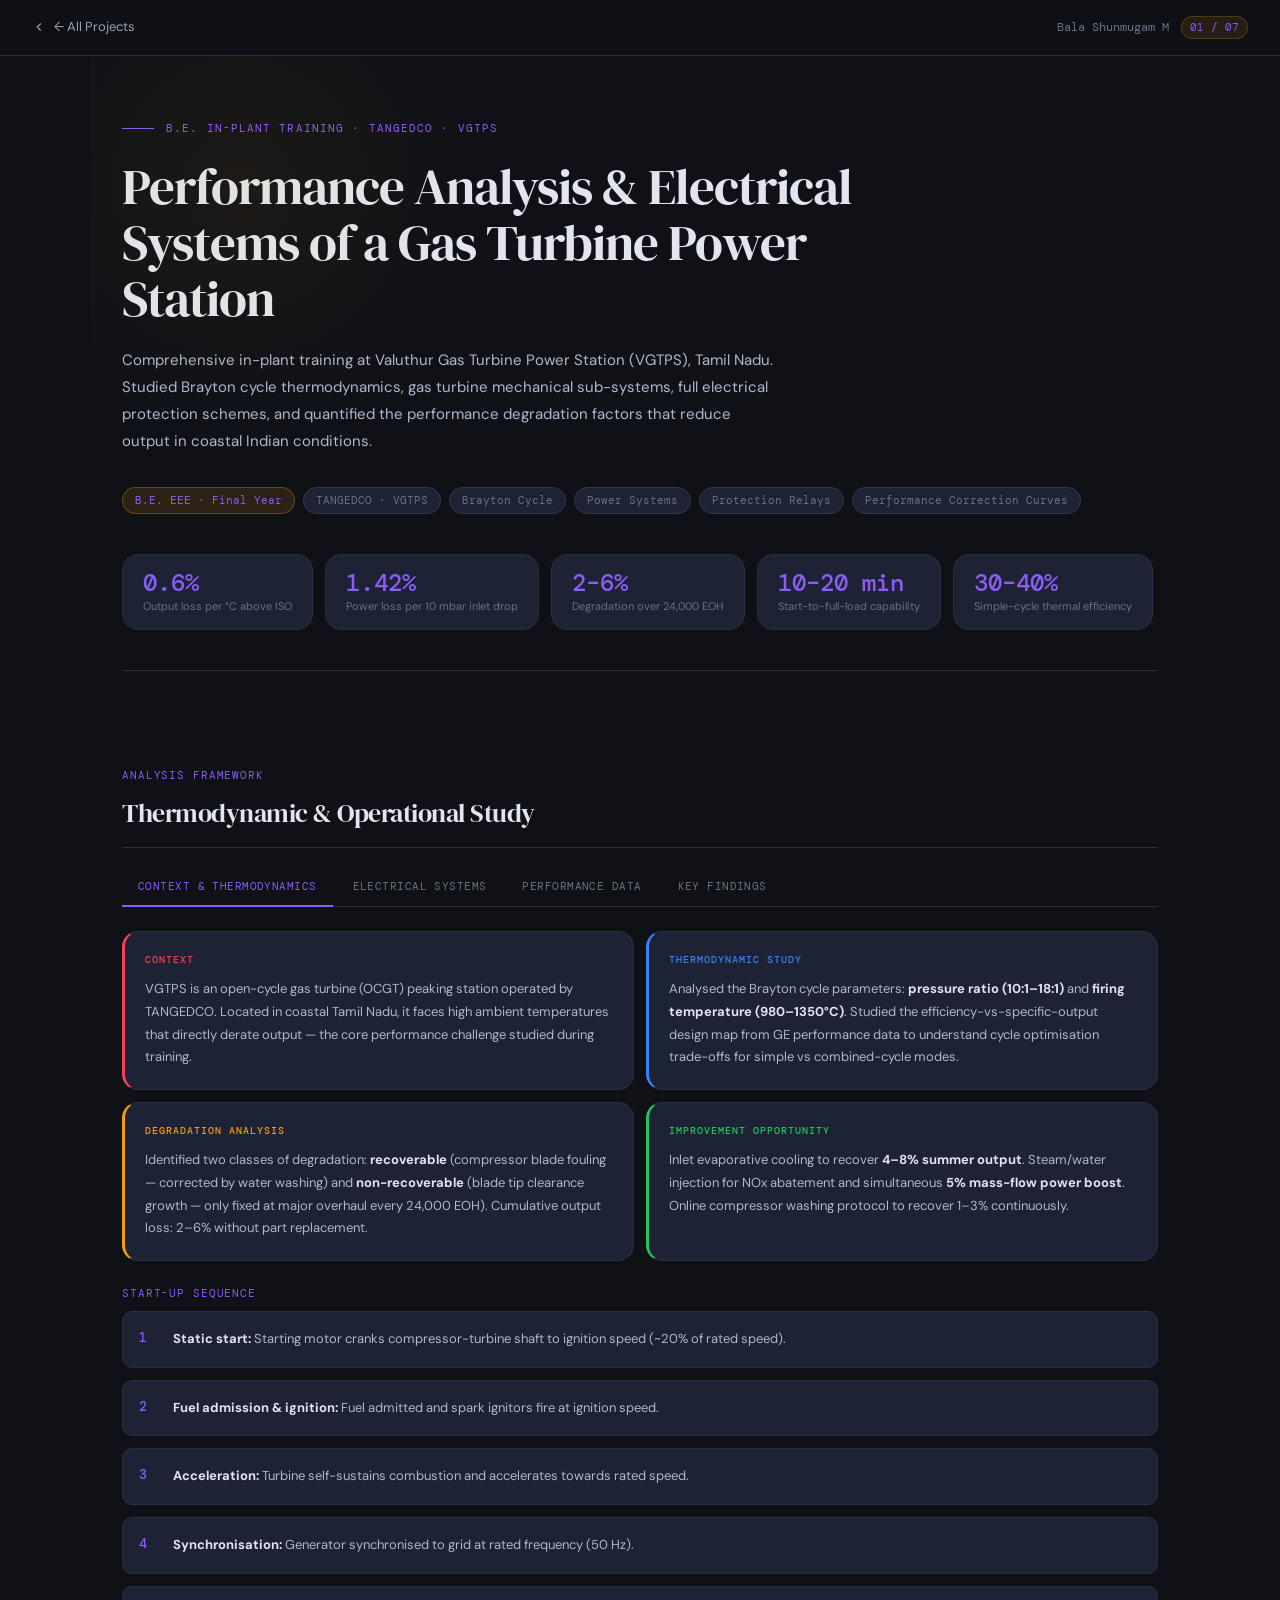
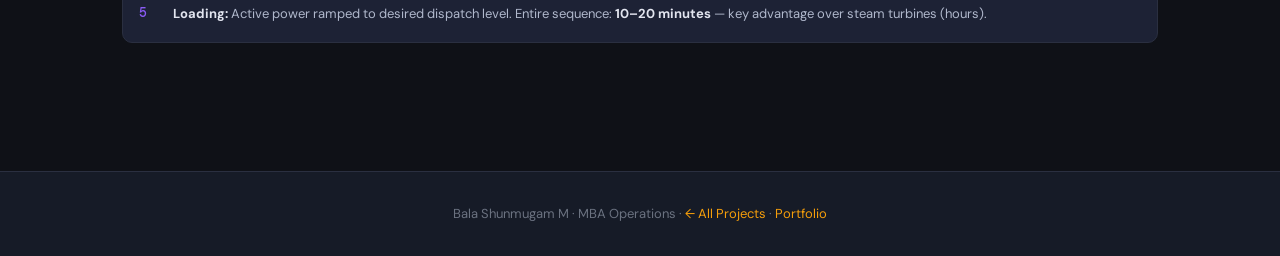
<file: project-01.html>
<!DOCTYPE html>
<html lang="en">
<head>
  <meta charset="UTF-8"/>
  <meta name="viewport" content="width=device-width,initial-scale=1.0"/>
  <title>Performance Analysis — VGTPS — Bala Shunmugam M</title>
  <link rel="preconnect" href="https://fonts.googleapis.com"/>
  <link rel="preconnect" href="https://fonts.gstatic.com" crossorigin/>
  <link href="https://fonts.googleapis.com/css2?family=DM+Serif+Display:ital@0;1&family=DM+Sans:wght@300;400;500;600&family=DM+Mono:wght@400;500&display=swap" rel="stylesheet"/>
  <style>
  :root {
    --ink:#0f1117;--ink-2:#1c2030;--ink-3:#2a2f40;--steel:#3a4055;
    --muted:#6b7280;--ghost:#9aa0ae;--rule:#2a2f40;--rule-light:#333849;
    --amber:#f59e0b;--amber-dim:#92600a;--amber-glow:rgba(245,158,11,0.12);--amber-ring:rgba(245,158,11,0.25);
    --teal:#14b8a6;--teal-dim:rgba(20,184,166,0.12);
    --blue:#3b82f6;--blue-dim:rgba(59,130,246,0.12);
    --rose:#f43f5e;--rose-dim:rgba(244,63,94,0.12);
    --violet:#8b5cf6;--violet-dim:rgba(139,92,246,0.12);
    --green:#22c55e;--green-dim:rgba(34,197,94,0.12);
    --orange:#f97316;--orange-dim:rgba(249,115,22,0.12);
    --surface:#161b27;--surface-2:#1d2235;--surface-3:#222840;
    --text:#e2e5ef;--text-2:#b0b8cc;--text-3:#6b7280;
    --font-serif:'DM Serif Display',Georgia,serif;
    --font-sans:'DM Sans',system-ui,sans-serif;
    --font-mono:'DM Mono',monospace;
    --r-sm:6px;--r-md:10px;--r-lg:16px;--r-xl:24px;
    --accent:#8b5cf6;
  }
  *,*::before,*::after{box-sizing:border-box;margin:0;padding:0;}
  html{scroll-behavior:smooth;}
  body{font-family:var(--font-sans);background:var(--ink);color:var(--text);line-height:1.6;-webkit-font-smoothing:antialiased;min-height:100vh;}
  a{text-decoration:none;color:inherit;}

  /* NAV */
  .nav{position:sticky;top:0;z-index:50;background:rgba(15,17,23,0.9);backdrop-filter:blur(16px);border-bottom:1px solid var(--rule);padding:0 32px;height:56px;display:flex;align-items:center;justify-content:space-between;}
  .nav-back{display:flex;align-items:center;gap:8px;font-size:13px;color:var(--ghost);transition:color .15s;}
  .nav-back:hover{color:var(--amber);}
  .nav-back svg{width:14px;height:14px;stroke:currentColor;fill:none;stroke-width:2;}
  .nav-right{display:flex;align-items:center;gap:12px;}
  .nav-label{font-size:12px;font-family:var(--font-mono);color:var(--text-3);}
  .nav-badge{font-size:11px;font-family:var(--font-mono);color:var(--accent);background:rgba(245,158,11,0.1);border:1px solid rgba(245,158,11,0.2);padding:2px 8px;border-radius:100px;}

  /* HERO */
  .hero{padding:64px 32px 48px;max-width:1100px;margin:0 auto;position:relative;overflow:hidden;}
  .hero::before{content:'';position:absolute;top:-120px;left:-100px;width:500px;height:500px;background:radial-gradient(circle,rgba(245,158,11,0.06) 0%,transparent 70%);pointer-events:none;}
  .eyebrow{display:flex;align-items:center;gap:12px;margin-bottom:20px;}
  .eyebrow-line{width:32px;height:1px;background:var(--accent);}
  .eyebrow-text{font-family:var(--font-mono);font-size:11px;color:var(--accent);letter-spacing:.1em;text-transform:uppercase;}
  .hero-title{font-family:var(--font-serif);font-size:clamp(28px,4vw,52px);font-weight:400;color:var(--text);line-height:1.1;letter-spacing:-1px;margin-bottom:20px;max-width:800px;}
  .hero-desc{font-size:15px;color:var(--text-2);max-width:660px;line-height:1.8;margin-bottom:32px;}
  .hero-chips{display:flex;flex-wrap:wrap;gap:8px;margin-bottom:40px;}
  .hero-chip{font-family:var(--font-mono);font-size:11px;padding:4px 12px;border-radius:100px;border:1px solid var(--rule-light);color:var(--text-3);background:var(--surface-2);}
  .hero-chip.accent{color:var(--accent);border-color:rgba(245,158,11,0.3);background:var(--amber-glow);}

  /* IMPACT ROW */
  .impact-row{display:flex;flex-wrap:wrap;gap:12px;margin-bottom:48px;padding-bottom:40px;border-bottom:1px solid var(--rule);}
  .impact-card{background:var(--surface-2);border:1px solid var(--rule);border-radius:var(--r-lg);padding:16px 20px;min-width:120px;}
  .impact-val{font-family:var(--font-mono);font-size:24px;font-weight:500;color:var(--accent);line-height:1;margin-bottom:4px;}
  .impact-label{font-size:11px;color:var(--text-3);line-height:1.3;}

  /* CONTENT AREA */
  .content{max-width:1100px;margin:0 auto;padding:0 32px 80px;}
  .section-block{margin-bottom:48px;}
  .section-title{font-family:var(--font-serif);font-size:26px;font-weight:400;color:var(--text);margin-bottom:20px;letter-spacing:-.5px;padding-bottom:12px;border-bottom:1px solid var(--rule);}
  .section-sub{font-family:var(--font-mono);font-size:11px;color:var(--accent);text-transform:uppercase;letter-spacing:.08em;margin-bottom:8px;}
  .prose{font-size:14px;color:var(--text-2);line-height:1.85;margin-bottom:16px;}
  .prose strong{color:var(--text);}

  /* TABS */
  .tabs{display:flex;gap:4px;border-bottom:1px solid var(--rule);margin-bottom:24px;flex-wrap:wrap;}
  .tab{font-family:var(--font-mono);font-size:11px;padding:10px 16px;color:var(--text-3);cursor:pointer;border-bottom:2px solid transparent;margin-bottom:-1px;transition:color .15s,border-color .15s;letter-spacing:.04em;text-transform:uppercase;}
  .tab.active{color:var(--accent);border-bottom-color:var(--accent);}
  .tab:hover{color:var(--text-2);}
  .tab-panel{display:none;}
  .tab-panel.active{display:block;}

  /* PASI GRID */
  .pasi-grid{display:grid;grid-template-columns:1fr 1fr;gap:12px;margin-bottom:24px;}
  .pasi-cell{background:var(--surface-2);border:1px solid var(--rule);border-radius:var(--r-lg);padding:20px;border-left:3px solid var(--cell-color,var(--amber));}
  .pasi-label{font-family:var(--font-mono);font-size:10px;text-transform:uppercase;letter-spacing:.1em;margin-bottom:10px;font-weight:500;}
  .pasi-text{font-size:13px;color:var(--text-2);line-height:1.75;}
  .pasi-text strong{color:var(--text);}

  /* TABLE */
  .data-table{width:100%;border-collapse:collapse;font-size:13px;}
  .data-table th{background:var(--surface-3);color:var(--text-3);font-family:var(--font-mono);font-size:10px;text-transform:uppercase;letter-spacing:.06em;padding:10px 12px;text-align:left;border-bottom:1px solid var(--rule);font-weight:500;}
  .data-table td{padding:10px 12px;border-bottom:1px solid var(--rule);color:var(--text-2);vertical-align:top;}
  .data-table tr:hover td{background:var(--surface-2);}
  .table-wrap{overflow-x:auto;margin-bottom:24px;border:1px solid var(--rule);border-radius:var(--r-md);}

  /* METRICS */
  .metrics-grid{display:grid;grid-template-columns:repeat(3,1fr);gap:12px;margin-bottom:24px;}
  .metric-box{background:var(--surface-2);border:1px solid var(--rule);border-radius:var(--r-lg);padding:16px 20px;}
  .metric-name{font-size:11px;color:var(--text-3);margin-bottom:6px;font-weight:500;text-transform:uppercase;letter-spacing:.05em;}
  .metric-num{font-family:var(--font-mono);font-size:28px;font-weight:500;color:var(--text);line-height:1;margin-bottom:4px;}
  .metric-unit{font-size:11px;color:var(--text-3);}

  /* BAR CHART */
  .bar-chart{margin-bottom:24px;}
  .bar-chart h4{font-size:12px;color:var(--text-3);margin-bottom:14px;font-weight:500;text-transform:uppercase;letter-spacing:.05em;}
  .bar-row{display:flex;align-items:center;gap:12px;margin-bottom:10px;}
  .bar-label{font-size:12px;color:var(--text-2);width:160px;flex-shrink:0;}
  .bar-track{flex:1;background:var(--surface-3);border-radius:4px;height:8px;overflow:hidden;}
  .bar-fill{height:100%;border-radius:4px;}
  .bar-val{font-family:var(--font-mono);font-size:11px;color:var(--text-3);width:50px;text-align:right;flex-shrink:0;}

  /* FINDINGS */
  .findings{display:flex;flex-direction:column;gap:12px;}
  .finding{display:flex;gap:14px;background:var(--surface-2);border:1px solid var(--rule);border-radius:var(--r-md);padding:16px;}
  .finding-num{font-family:var(--font-mono);font-size:13px;color:var(--accent);font-weight:500;flex-shrink:0;width:20px;}
  .finding-text{font-size:13px;color:var(--text-2);line-height:1.75;}
  .finding-text strong{color:var(--text);}

  /* SWOT */
  .swot-grid{display:grid;grid-template-columns:1fr 1fr;gap:12px;margin-bottom:24px;}
  .swot-cell{background:var(--surface-2);border:1px solid var(--rule);border-radius:var(--r-lg);padding:20px;}
  .swot-label{font-family:var(--font-mono);font-size:10px;text-transform:uppercase;letter-spacing:.1em;margin-bottom:12px;font-weight:500;}
  .swot-item{font-size:12px;color:var(--text-2);padding:5px 0;border-bottom:1px solid var(--rule);line-height:1.5;}
  .swot-item:last-child{border-bottom:none;}

  /* ROADMAP / RECS */
  .rec-list{display:flex;flex-direction:column;gap:10px;}
  .rec-item{display:flex;gap:14px;align-items:flex-start;background:var(--surface-2);border:1px solid var(--rule);border-radius:var(--r-md);padding:14px 16px;}
  .rec-horizon{font-family:var(--font-mono);font-size:10px;font-weight:500;padding:3px 8px;border-radius:4px;flex-shrink:0;text-transform:uppercase;letter-spacing:.05em;}
  .rec-short{background:rgba(34,197,94,.15);color:var(--green);}
  .rec-medium{background:rgba(245,158,11,.15);color:var(--amber);}
  .rec-long{background:rgba(59,130,246,.15);color:var(--blue);}
  .rec-text{font-size:13px;color:var(--text-2);line-height:1.7;}
  .rec-text strong{color:var(--text);}

  /* TOOL EMBED */
  .tool-embed{width:100%;border:none;border-radius:var(--r-xl);overflow:hidden;background:var(--surface);min-height:85vh;display:block;}

  /* FOOTER */
  .page-footer{background:var(--surface);border-top:1px solid var(--rule);padding:32px;text-align:center;font-size:13px;color:var(--text-3);}
  .page-footer a{color:var(--amber);}

  /* RESPONSIVE */
  @media(max-width:720px){
    .hero,.content{padding-left:20px;padding-right:20px;}
    .pasi-grid,.swot-grid,.metrics-grid{grid-template-columns:1fr;}
    .hero-title{font-size:26px;}
    .nav{padding:0 20px;}
  }
  ::-webkit-scrollbar{width:6px;}
  ::-webkit-scrollbar-track{background:var(--ink);}
  ::-webkit-scrollbar-thumb{background:var(--rule-light);border-radius:3px;}
  </style>
</head>
<body>

<!-- NAV -->
<nav class="nav">
  <a href="projects.html" class="nav-back">
    <svg viewBox="0 0 24 24"><polyline points="15 18 9 12 15 6"/></svg>
    ← All Projects
  </a>
  <div class="nav-right">
    <span class="nav-label">Bala Shunmugam M</span>
    <span class="nav-badge">01 / 07</span>
  </div>
</nav>


<section class="hero">
  <div class="eyebrow"><div class="eyebrow-line"></div><div class="eyebrow-text">B.E. In-Plant Training · TANGEDCO · VGTPS</div></div>
  <h1 class="hero-title">Performance Analysis &amp; Electrical Systems of a Gas Turbine Power Station</h1>
  <p class="hero-desc">Comprehensive in-plant training at Valuthur Gas Turbine Power Station (VGTPS), Tamil Nadu. Studied Brayton cycle thermodynamics, gas turbine mechanical sub-systems, full electrical protection schemes, and quantified the performance degradation factors that reduce output in coastal Indian conditions.</p>
  <div class="hero-chips">
    <span class="hero-chip accent">B.E. EEE · Final Year</span>
    <span class="hero-chip">TANGEDCO · VGTPS</span>
    <span class="hero-chip">Brayton Cycle</span>
    <span class="hero-chip">Power Systems</span>
    <span class="hero-chip">Protection Relays</span>
    <span class="hero-chip">Performance Correction Curves</span>
  </div>
  <div class="impact-row">
    <div class="impact-card"><div class="impact-val">0.6%</div><div class="impact-label">Output loss per °C above ISO</div></div>
    <div class="impact-card"><div class="impact-val">1.42%</div><div class="impact-label">Power loss per 10 mbar inlet drop</div></div>
    <div class="impact-card"><div class="impact-val">2–6%</div><div class="impact-label">Degradation over 24,000 EOH</div></div>
    <div class="impact-card"><div class="impact-val">10–20 min</div><div class="impact-label">Start-to-full-load capability</div></div>
    <div class="impact-card"><div class="impact-val">30–40%</div><div class="impact-label">Simple-cycle thermal efficiency</div></div>
  </div>
</section>

<div class="content">

  <div class="section-block">
    <div class="section-sub">Analysis Framework</div>
    <div class="section-title">Thermodynamic &amp; Operational Study</div>
    <div class="tabs">
      <div class="tab active" onclick="switchTab(this,'p1-context')">Context &amp; Thermodynamics</div>
      <div class="tab" onclick="switchTab(this,'p1-electrical')">Electrical Systems</div>
      <div class="tab" onclick="switchTab(this,'p1-performance')">Performance Data</div>
      <div class="tab" onclick="switchTab(this,'p1-findings')">Key Findings</div>
    </div>

    <div id="p1-context" class="tab-panel active">
      <div class="pasi-grid">
        <div class="pasi-cell" style="--cell-color:var(--rose)">
          <div class="pasi-label" style="color:var(--rose)">Context</div>
          <div class="pasi-text">VGTPS is an open-cycle gas turbine (OCGT) peaking station operated by TANGEDCO. Located in coastal Tamil Nadu, it faces high ambient temperatures that directly derate output — the core performance challenge studied during training.</div>
        </div>
        <div class="pasi-cell" style="--cell-color:var(--blue)">
          <div class="pasi-label" style="color:var(--blue)">Thermodynamic Study</div>
          <div class="pasi-text">Analysed the Brayton cycle parameters: <strong>pressure ratio (10:1–18:1)</strong> and <strong>firing temperature (980–1350°C)</strong>. Studied the efficiency-vs-specific-output design map from GE performance data to understand cycle optimisation trade-offs for simple vs combined-cycle modes.</div>
        </div>
        <div class="pasi-cell" style="--cell-color:var(--amber)">
          <div class="pasi-label" style="color:var(--amber)">Degradation Analysis</div>
          <div class="pasi-text">Identified two classes of degradation: <strong>recoverable</strong> (compressor blade fouling — corrected by water washing) and <strong>non-recoverable</strong> (blade tip clearance growth — only fixed at major overhaul every 24,000 EOH). Cumulative output loss: 2–6% without part replacement.</div>
        </div>
        <div class="pasi-cell" style="--cell-color:var(--green)">
          <div class="pasi-label" style="color:var(--green)">Improvement Opportunity</div>
          <div class="pasi-text">Inlet evaporative cooling to recover <strong>4–8% summer output</strong>. Steam/water injection for NOx abatement and simultaneous <strong>5% mass-flow power boost</strong>. Online compressor washing protocol to recover 1–3% continuously.</div>
        </div>
      </div>
      <div class="section-sub" style="margin-top:24px;">Start-Up Sequence</div>
      <div class="findings">
        <div class="finding"><div class="finding-num">1</div><div class="finding-text"><strong>Static start:</strong> Starting motor cranks compressor-turbine shaft to ignition speed (~20% of rated speed).</div></div>
        <div class="finding"><div class="finding-num">2</div><div class="finding-text"><strong>Fuel admission &amp; ignition:</strong> Fuel admitted and spark ignitors fire at ignition speed.</div></div>
        <div class="finding"><div class="finding-num">3</div><div class="finding-text"><strong>Acceleration:</strong> Turbine self-sustains combustion and accelerates towards rated speed.</div></div>
        <div class="finding"><div class="finding-num">4</div><div class="finding-text"><strong>Synchronisation:</strong> Generator synchronised to grid at rated frequency (50 Hz).</div></div>
        <div class="finding"><div class="finding-num">5</div><div class="finding-text"><strong>Loading:</strong> Active power ramped to desired dispatch level. Entire sequence: <strong>10–20 minutes</strong> — key advantage over steam turbines (hours).</div></div>
      </div>
    </div>

    <div id="p1-electrical" class="tab-panel">
      <div class="section-sub">Protection Scheme — VGTPS Switchyard</div>
      <div class="table-wrap">
        <table class="data-table">
          <thead><tr><th>Protection Function</th><th>Relay Standard</th><th>Protected Element</th></tr></thead>
          <tbody>
            <tr><td><strong>Differential (87G)</strong></td><td>Biased diff. with 2nd-harmonic restraint</td><td>Generator</td></tr>
            <tr><td><strong>Distance (21)</strong></td><td>Mho/Quadrilateral, 3-zone</td><td>Outgoing transmission lines</td></tr>
            <tr><td><strong>Bus-bar diff. (87B)</strong></td><td>High-impedance differential</td><td>EHV bus-bar</td></tr>
            <tr><td><strong>Restricted Earth Fault (64REF)</strong></td><td>Low-impedance REF</td><td>Generator transformer neutral</td></tr>
            <tr><td><strong>Loss of Excitation (40)</strong></td><td>Offset Mho characteristic</td><td>Generator</td></tr>
            <tr><td><strong>Negative Sequence (46)</strong></td><td>Inverse-time overcurrent</td><td>Generator stator</td></tr>
            <tr><td><strong>Buchholz (63)</strong></td><td>Gas-actuated relay</td><td>Generator &amp; unit transformers</td></tr>
            <tr><td><strong>Auto-reclose + PLCC</strong></td><td>Single &amp; three-phase AR</td><td>EHV lines — transient fault recovery</td></tr>
          </tbody>
        </table>
      </div>
      <div class="findings">
        <div class="finding"><div class="finding-num">i</div><div class="finding-text"><strong>Generator:</strong> Directly coupled at 3000 rpm (2-pole, 50 Hz). Stator water-cooled; rotor hydrogen-cooled for high power density at rated MW.</div></div>
        <div class="finding"><div class="finding-num">ii</div><div class="finding-text"><strong>Generator Transformer:</strong> Steps 11–15.75 kV up to 110/230 kV grid voltage. Oil-immersed FOFA cooling with Buchholz, WTI, and differential protection.</div></div>
        <div class="finding"><div class="finding-num">iii</div><div class="finding-text"><strong>Unit Auxiliary Transformer (UAT):</strong> Supplies all plant auxiliaries — cooling fans, pumps, instrument panels, control systems — from the generator terminals.</div></div>
        <div class="finding"><div class="finding-num">iv</div><div class="finding-text"><strong>PLCC Teleprotection:</strong> Power Line Carrier Communication enables remote inter-trip signalling between VGTPS and the grid substation for fast fault isolation.</div></div>
      </div>
    </div>

    <div id="p1-performance" class="tab-panel">
      <div class="metrics-grid">
        <div class="metric-box"><div class="metric-name">Simple-cycle efficiency</div><div class="metric-num" style="color:var(--amber)">30–40<span style="font-size:14px">%</span></div><div class="metric-unit">Brayton cycle thermal</div></div>
        <div class="metric-box"><div class="metric-name">Combined-cycle efficiency</div><div class="metric-num" style="color:var(--teal)">50–60<span style="font-size:14px">%</span></div><div class="metric-unit">With HRSG + steam turbine</div></div>
        <div class="metric-box"><div class="metric-name">Ambient derating rate</div><div class="metric-num" style="color:var(--rose)">0.6<span style="font-size:14px">%/°C</span></div><div class="metric-unit">Above ISO 15°C baseline</div></div>
        <div class="metric-box"><div class="metric-name">Inlet filter impact</div><div class="metric-num" style="color:var(--blue)">1.42<span style="font-size:14px">%</span></div><div class="metric-unit">Power loss per 10 mbar drop</div></div>
        <div class="metric-box"><div class="metric-name">Steam injection boost</div><div class="metric-num" style="color:var(--green)">+5<span style="font-size:14px">%</span></div><div class="metric-unit">Power per % of airflow</div></div>
        <div class="metric-box"><div class="metric-name">Cumulative degradation</div><div class="metric-num" style="color:var(--violet)">2–6<span style="font-size:14px">%</span></div><div class="metric-unit">Over 24,000 EOH without repair</div></div>
      </div>
      <div class="bar-chart">
        <h4>Performance factor impact on output</h4>
        <div class="bar-row"><div class="bar-label">Ambient +5°C above ISO</div><div class="bar-track"><div class="bar-fill" style="width:35%;background:var(--rose)"></div></div><div class="bar-val">−3%</div></div>
        <div class="bar-row"><div class="bar-label">Inlet filter ΔP (10 mbar)</div><div class="bar-track"><div class="bar-fill" style="width:20%;background:var(--orange)"></div></div><div class="bar-val">−1.4%</div></div>
        <div class="bar-row"><div class="bar-label">Blade fouling (recoverable)</div><div class="bar-track"><div class="bar-fill" style="width:28%;background:var(--amber)"></div></div><div class="bar-val">−2%</div></div>
        <div class="bar-row"><div class="bar-label">Steam injection benefit</div><div class="bar-track"><div class="bar-fill" style="width:60%;background:var(--green)"></div></div><div class="bar-val">+5%</div></div>
        <div class="bar-row"><div class="bar-label">Inlet evap. cooling benefit</div><div class="bar-track"><div class="bar-fill" style="width:72%;background:var(--teal)"></div></div><div class="bar-val">+6%</div></div>
      </div>
      <div class="section-sub" style="margin-top:8px;">HRSG Configuration (Combined-Cycle Provisions)</div>
      <div class="table-wrap" style="margin-top:12px;">
        <table class="data-table">
          <thead><tr><th>HRSG Section</th><th>Function</th><th>Gas Temp Range</th></tr></thead>
          <tbody>
            <tr><td><strong>Superheater</strong></td><td>Superheats steam using hottest exhaust section</td><td>Highest (entry)</td></tr>
            <tr><td><strong>Evaporator</strong></td><td>Generates steam at desired pressure</td><td>Intermediate</td></tr>
            <tr><td><strong>Economiser</strong></td><td>Preheats boiler feedwater</td><td>Cooler tail-end</td></tr>
            <tr><td><strong>Deaerator</strong></td><td>Removes dissolved O₂ from feedwater</td><td>—</td></tr>
          </tbody>
        </table>
      </div>
    </div>

    <div id="p1-findings" class="tab-panel">
      <div class="findings">
        <div class="finding"><div class="finding-num">1</div><div class="finding-text">Coastal Tamil Nadu ambient regularly exceeds ISO 15°C baseline by 10–15°C in April–June, causing <strong>5–9% output derating</strong> precisely when peak demand is highest — the double-jeopardy paradox of gas turbine peaking plants.</div></div>
        <div class="finding"><div class="finding-num">2</div><div class="finding-text">Inlet air filtration, essential for coastal salt/dust protection, introduces a persistent pressure drop. A 10 mbar drop alone accounts for <strong>1.42% power loss and 0.45% heat-rate increase</strong> — quantified against GE GER-3567H correction curves.</div></div>
        <div class="finding"><div class="finding-num">3</div><div class="finding-text">Compressor blade fouling is the dominant recoverable degradation mechanism. Online water washing can recover <strong>1–3%</strong> continuously; offline mechanical cleaning required for full restoration every major inspection interval.</div></div>
        <div class="finding"><div class="finding-num">4</div><div class="finding-text">The HRSG provision at VGTPS represents an untapped opportunity: converting to combined-cycle would raise thermal efficiency from ~35% to ~50–55%, reducing fuel cost per kWh by <strong>25–35%</strong>.</div></div>
        <div class="finding"><div class="finding-num">5</div><div class="finding-text">The 10–20 minute start-to-full-load capability is VGTPS's core strategic asset in a renewable-heavy grid. Gas turbines provide the fast-response reserve and grid inertia that solar and wind cannot supply.</div></div>
        <div class="finding"><div class="finding-num">6</div><div class="finding-text">NOx diluent injection (water/steam) suppresses flame temperature and reduces NOx, but at the cost of <strong>1–2% heat-rate penalty</strong> per 1% steam/fuel ratio — a compliance vs efficiency trade-off requiring careful calibration.</div></div>
      </div>
    </div>
  </div>
</div>


<footer class="page-footer">
  <p>Bala Shunmugam M · MBA Operations · <a href="projects.html">← All Projects</a> · <a href="index.html">Portfolio</a></p>
</footer>

<script>
function switchTab(el, panelId) {
  const container = el.closest('.tabs').parentElement;
  container.querySelectorAll('.tab').forEach(t => t.classList.remove('active'));
  container.querySelectorAll('.tab-panel').forEach(p => p.classList.remove('active'));
  el.classList.add('active');
  const panel = container.querySelector('#' + panelId);
  if (panel) panel.classList.add('active');
}
</script>
</body>
</html>
</file>
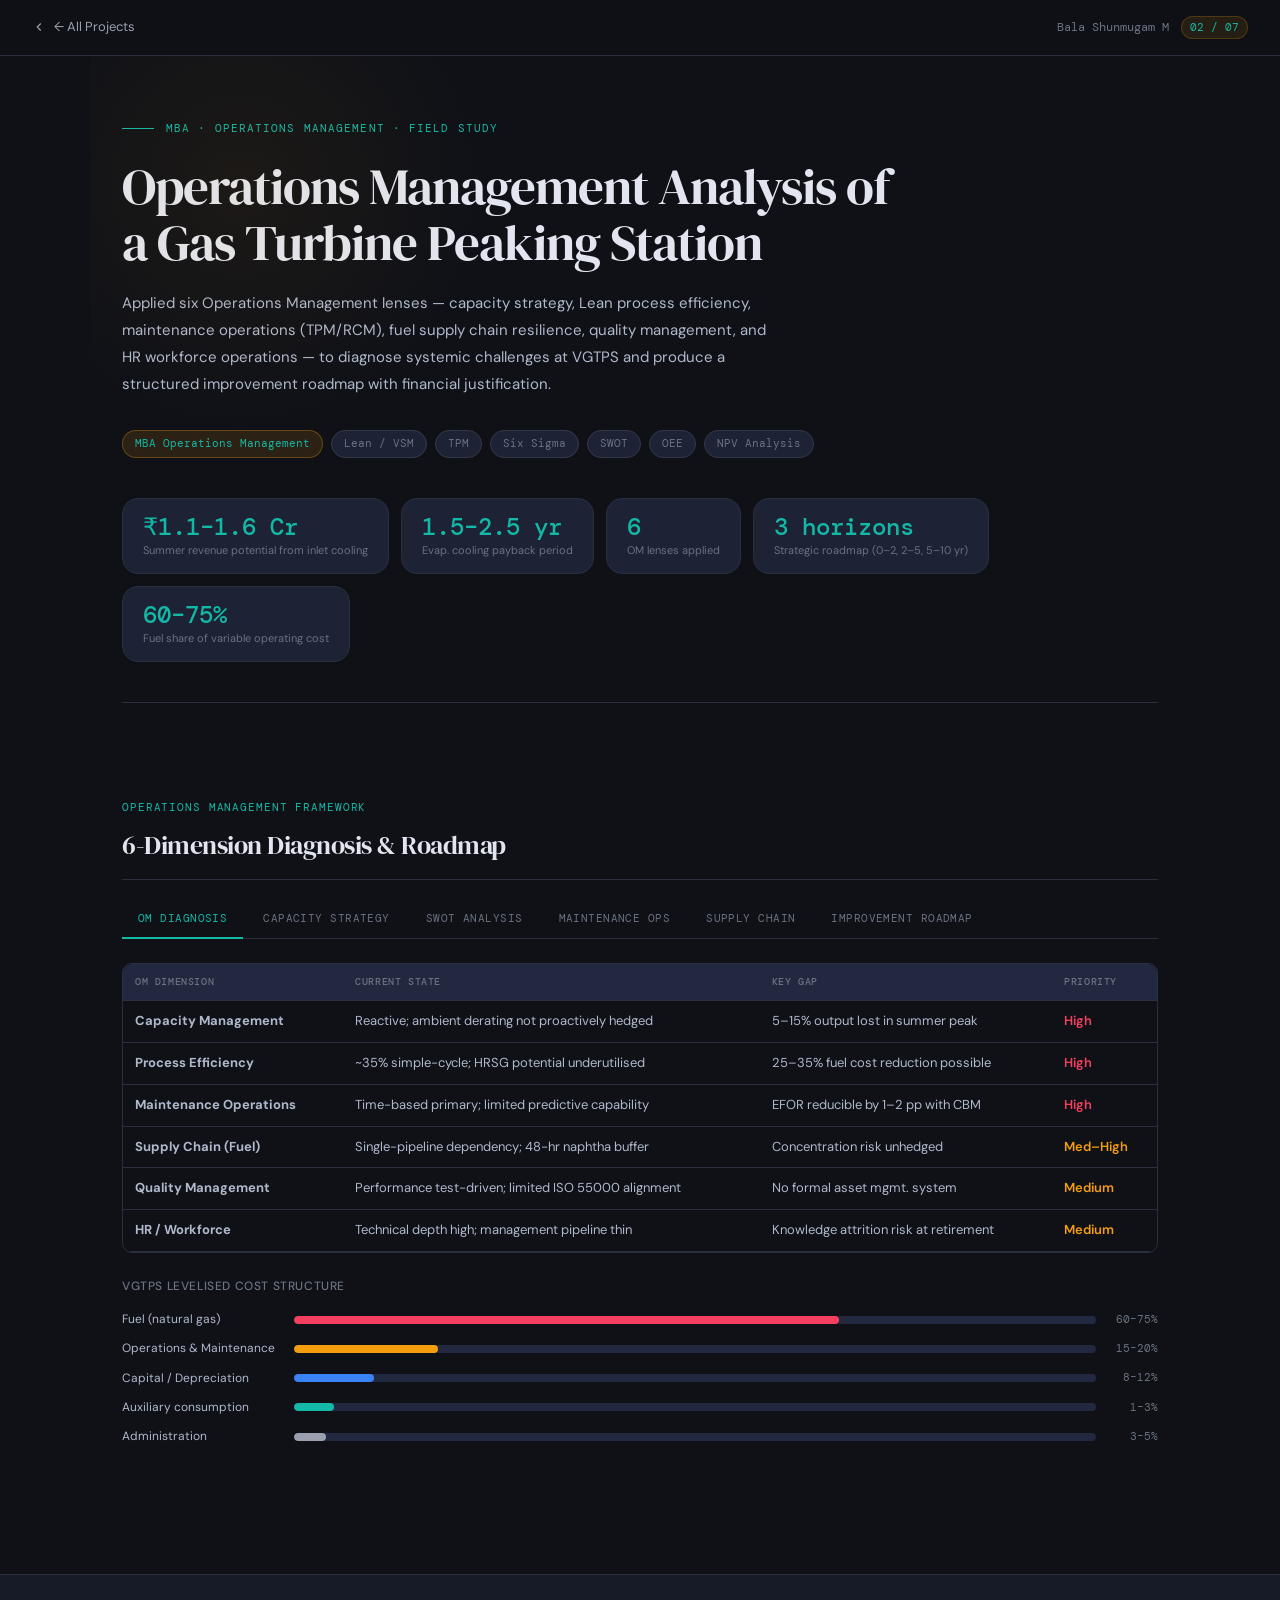
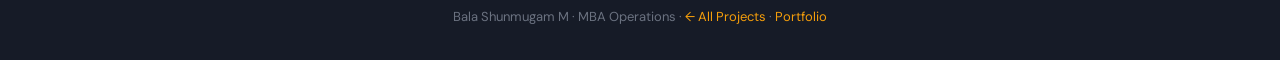
<file: project-02.html>
<!DOCTYPE html>
<html lang="en">
<head>
  <meta charset="UTF-8"/>
  <meta name="viewport" content="width=device-width,initial-scale=1.0"/>
  <title>OM Analysis — VGTPS — Bala Shunmugam M</title>
  <link rel="preconnect" href="https://fonts.googleapis.com"/>
  <link rel="preconnect" href="https://fonts.gstatic.com" crossorigin/>
  <link href="https://fonts.googleapis.com/css2?family=DM+Serif+Display:ital@0;1&family=DM+Sans:wght@300;400;500;600&family=DM+Mono:wght@400;500&display=swap" rel="stylesheet"/>
  <style>
  :root {
    --ink:#0f1117;--ink-2:#1c2030;--ink-3:#2a2f40;--steel:#3a4055;
    --muted:#6b7280;--ghost:#9aa0ae;--rule:#2a2f40;--rule-light:#333849;
    --amber:#f59e0b;--amber-dim:#92600a;--amber-glow:rgba(245,158,11,0.12);--amber-ring:rgba(245,158,11,0.25);
    --teal:#14b8a6;--teal-dim:rgba(20,184,166,0.12);
    --blue:#3b82f6;--blue-dim:rgba(59,130,246,0.12);
    --rose:#f43f5e;--rose-dim:rgba(244,63,94,0.12);
    --violet:#8b5cf6;--violet-dim:rgba(139,92,246,0.12);
    --green:#22c55e;--green-dim:rgba(34,197,94,0.12);
    --orange:#f97316;--orange-dim:rgba(249,115,22,0.12);
    --surface:#161b27;--surface-2:#1d2235;--surface-3:#222840;
    --text:#e2e5ef;--text-2:#b0b8cc;--text-3:#6b7280;
    --font-serif:'DM Serif Display',Georgia,serif;
    --font-sans:'DM Sans',system-ui,sans-serif;
    --font-mono:'DM Mono',monospace;
    --r-sm:6px;--r-md:10px;--r-lg:16px;--r-xl:24px;
    --accent:#14b8a6;
  }
  *,*::before,*::after{box-sizing:border-box;margin:0;padding:0;}
  html{scroll-behavior:smooth;}
  body{font-family:var(--font-sans);background:var(--ink);color:var(--text);line-height:1.6;-webkit-font-smoothing:antialiased;min-height:100vh;}
  a{text-decoration:none;color:inherit;}

  /* NAV */
  .nav{position:sticky;top:0;z-index:50;background:rgba(15,17,23,0.9);backdrop-filter:blur(16px);border-bottom:1px solid var(--rule);padding:0 32px;height:56px;display:flex;align-items:center;justify-content:space-between;}
  .nav-back{display:flex;align-items:center;gap:8px;font-size:13px;color:var(--ghost);transition:color .15s;}
  .nav-back:hover{color:var(--amber);}
  .nav-back svg{width:14px;height:14px;stroke:currentColor;fill:none;stroke-width:2;}
  .nav-right{display:flex;align-items:center;gap:12px;}
  .nav-label{font-size:12px;font-family:var(--font-mono);color:var(--text-3);}
  .nav-badge{font-size:11px;font-family:var(--font-mono);color:var(--accent);background:rgba(245,158,11,0.1);border:1px solid rgba(245,158,11,0.2);padding:2px 8px;border-radius:100px;}

  /* HERO */
  .hero{padding:64px 32px 48px;max-width:1100px;margin:0 auto;position:relative;overflow:hidden;}
  .hero::before{content:'';position:absolute;top:-120px;left:-100px;width:500px;height:500px;background:radial-gradient(circle,rgba(245,158,11,0.06) 0%,transparent 70%);pointer-events:none;}
  .eyebrow{display:flex;align-items:center;gap:12px;margin-bottom:20px;}
  .eyebrow-line{width:32px;height:1px;background:var(--accent);}
  .eyebrow-text{font-family:var(--font-mono);font-size:11px;color:var(--accent);letter-spacing:.1em;text-transform:uppercase;}
  .hero-title{font-family:var(--font-serif);font-size:clamp(28px,4vw,52px);font-weight:400;color:var(--text);line-height:1.1;letter-spacing:-1px;margin-bottom:20px;max-width:800px;}
  .hero-desc{font-size:15px;color:var(--text-2);max-width:660px;line-height:1.8;margin-bottom:32px;}
  .hero-chips{display:flex;flex-wrap:wrap;gap:8px;margin-bottom:40px;}
  .hero-chip{font-family:var(--font-mono);font-size:11px;padding:4px 12px;border-radius:100px;border:1px solid var(--rule-light);color:var(--text-3);background:var(--surface-2);}
  .hero-chip.accent{color:var(--accent);border-color:rgba(245,158,11,0.3);background:var(--amber-glow);}

  /* IMPACT ROW */
  .impact-row{display:flex;flex-wrap:wrap;gap:12px;margin-bottom:48px;padding-bottom:40px;border-bottom:1px solid var(--rule);}
  .impact-card{background:var(--surface-2);border:1px solid var(--rule);border-radius:var(--r-lg);padding:16px 20px;min-width:120px;}
  .impact-val{font-family:var(--font-mono);font-size:24px;font-weight:500;color:var(--accent);line-height:1;margin-bottom:4px;}
  .impact-label{font-size:11px;color:var(--text-3);line-height:1.3;}

  /* CONTENT AREA */
  .content{max-width:1100px;margin:0 auto;padding:0 32px 80px;}
  .section-block{margin-bottom:48px;}
  .section-title{font-family:var(--font-serif);font-size:26px;font-weight:400;color:var(--text);margin-bottom:20px;letter-spacing:-.5px;padding-bottom:12px;border-bottom:1px solid var(--rule);}
  .section-sub{font-family:var(--font-mono);font-size:11px;color:var(--accent);text-transform:uppercase;letter-spacing:.08em;margin-bottom:8px;}
  .prose{font-size:14px;color:var(--text-2);line-height:1.85;margin-bottom:16px;}
  .prose strong{color:var(--text);}

  /* TABS */
  .tabs{display:flex;gap:4px;border-bottom:1px solid var(--rule);margin-bottom:24px;flex-wrap:wrap;}
  .tab{font-family:var(--font-mono);font-size:11px;padding:10px 16px;color:var(--text-3);cursor:pointer;border-bottom:2px solid transparent;margin-bottom:-1px;transition:color .15s,border-color .15s;letter-spacing:.04em;text-transform:uppercase;}
  .tab.active{color:var(--accent);border-bottom-color:var(--accent);}
  .tab:hover{color:var(--text-2);}
  .tab-panel{display:none;}
  .tab-panel.active{display:block;}

  /* PASI GRID */
  .pasi-grid{display:grid;grid-template-columns:1fr 1fr;gap:12px;margin-bottom:24px;}
  .pasi-cell{background:var(--surface-2);border:1px solid var(--rule);border-radius:var(--r-lg);padding:20px;border-left:3px solid var(--cell-color,var(--amber));}
  .pasi-label{font-family:var(--font-mono);font-size:10px;text-transform:uppercase;letter-spacing:.1em;margin-bottom:10px;font-weight:500;}
  .pasi-text{font-size:13px;color:var(--text-2);line-height:1.75;}
  .pasi-text strong{color:var(--text);}

  /* TABLE */
  .data-table{width:100%;border-collapse:collapse;font-size:13px;}
  .data-table th{background:var(--surface-3);color:var(--text-3);font-family:var(--font-mono);font-size:10px;text-transform:uppercase;letter-spacing:.06em;padding:10px 12px;text-align:left;border-bottom:1px solid var(--rule);font-weight:500;}
  .data-table td{padding:10px 12px;border-bottom:1px solid var(--rule);color:var(--text-2);vertical-align:top;}
  .data-table tr:hover td{background:var(--surface-2);}
  .table-wrap{overflow-x:auto;margin-bottom:24px;border:1px solid var(--rule);border-radius:var(--r-md);}

  /* METRICS */
  .metrics-grid{display:grid;grid-template-columns:repeat(3,1fr);gap:12px;margin-bottom:24px;}
  .metric-box{background:var(--surface-2);border:1px solid var(--rule);border-radius:var(--r-lg);padding:16px 20px;}
  .metric-name{font-size:11px;color:var(--text-3);margin-bottom:6px;font-weight:500;text-transform:uppercase;letter-spacing:.05em;}
  .metric-num{font-family:var(--font-mono);font-size:28px;font-weight:500;color:var(--text);line-height:1;margin-bottom:4px;}
  .metric-unit{font-size:11px;color:var(--text-3);}

  /* BAR CHART */
  .bar-chart{margin-bottom:24px;}
  .bar-chart h4{font-size:12px;color:var(--text-3);margin-bottom:14px;font-weight:500;text-transform:uppercase;letter-spacing:.05em;}
  .bar-row{display:flex;align-items:center;gap:12px;margin-bottom:10px;}
  .bar-label{font-size:12px;color:var(--text-2);width:160px;flex-shrink:0;}
  .bar-track{flex:1;background:var(--surface-3);border-radius:4px;height:8px;overflow:hidden;}
  .bar-fill{height:100%;border-radius:4px;}
  .bar-val{font-family:var(--font-mono);font-size:11px;color:var(--text-3);width:50px;text-align:right;flex-shrink:0;}

  /* FINDINGS */
  .findings{display:flex;flex-direction:column;gap:12px;}
  .finding{display:flex;gap:14px;background:var(--surface-2);border:1px solid var(--rule);border-radius:var(--r-md);padding:16px;}
  .finding-num{font-family:var(--font-mono);font-size:13px;color:var(--accent);font-weight:500;flex-shrink:0;width:20px;}
  .finding-text{font-size:13px;color:var(--text-2);line-height:1.75;}
  .finding-text strong{color:var(--text);}

  /* SWOT */
  .swot-grid{display:grid;grid-template-columns:1fr 1fr;gap:12px;margin-bottom:24px;}
  .swot-cell{background:var(--surface-2);border:1px solid var(--rule);border-radius:var(--r-lg);padding:20px;}
  .swot-label{font-family:var(--font-mono);font-size:10px;text-transform:uppercase;letter-spacing:.1em;margin-bottom:12px;font-weight:500;}
  .swot-item{font-size:12px;color:var(--text-2);padding:5px 0;border-bottom:1px solid var(--rule);line-height:1.5;}
  .swot-item:last-child{border-bottom:none;}

  /* ROADMAP / RECS */
  .rec-list{display:flex;flex-direction:column;gap:10px;}
  .rec-item{display:flex;gap:14px;align-items:flex-start;background:var(--surface-2);border:1px solid var(--rule);border-radius:var(--r-md);padding:14px 16px;}
  .rec-horizon{font-family:var(--font-mono);font-size:10px;font-weight:500;padding:3px 8px;border-radius:4px;flex-shrink:0;text-transform:uppercase;letter-spacing:.05em;}
  .rec-short{background:rgba(34,197,94,.15);color:var(--green);}
  .rec-medium{background:rgba(245,158,11,.15);color:var(--amber);}
  .rec-long{background:rgba(59,130,246,.15);color:var(--blue);}
  .rec-text{font-size:13px;color:var(--text-2);line-height:1.7;}
  .rec-text strong{color:var(--text);}

  /* TOOL EMBED */
  .tool-embed{width:100%;border:none;border-radius:var(--r-xl);overflow:hidden;background:var(--surface);min-height:85vh;display:block;}

  /* FOOTER */
  .page-footer{background:var(--surface);border-top:1px solid var(--rule);padding:32px;text-align:center;font-size:13px;color:var(--text-3);}
  .page-footer a{color:var(--amber);}

  /* RESPONSIVE */
  @media(max-width:720px){
    .hero,.content{padding-left:20px;padding-right:20px;}
    .pasi-grid,.swot-grid,.metrics-grid{grid-template-columns:1fr;}
    .hero-title{font-size:26px;}
    .nav{padding:0 20px;}
  }
  ::-webkit-scrollbar{width:6px;}
  ::-webkit-scrollbar-track{background:var(--ink);}
  ::-webkit-scrollbar-thumb{background:var(--rule-light);border-radius:3px;}
  </style>
</head>
<body>

<!-- NAV -->
<nav class="nav">
  <a href="projects.html" class="nav-back">
    <svg viewBox="0 0 24 24"><polyline points="15 18 9 12 15 6"/></svg>
    ← All Projects
  </a>
  <div class="nav-right">
    <span class="nav-label">Bala Shunmugam M</span>
    <span class="nav-badge">02 / 07</span>
  </div>
</nav>


<section class="hero">
  <div class="eyebrow"><div class="eyebrow-line"></div><div class="eyebrow-text">MBA · Operations Management · Field Study</div></div>
  <h1 class="hero-title">Operations Management Analysis of a Gas Turbine Peaking Station</h1>
  <p class="hero-desc">Applied six Operations Management lenses — capacity strategy, Lean process efficiency, maintenance operations (TPM/RCM), fuel supply chain resilience, quality management, and HR workforce operations — to diagnose systemic challenges at VGTPS and produce a structured improvement roadmap with financial justification.</p>
  <div class="hero-chips">
    <span class="hero-chip accent">MBA Operations Management</span>
    <span class="hero-chip">Lean / VSM</span>
    <span class="hero-chip">TPM</span>
    <span class="hero-chip">Six Sigma</span>
    <span class="hero-chip">SWOT</span>
    <span class="hero-chip">OEE</span>
    <span class="hero-chip">NPV Analysis</span>
  </div>
  <div class="impact-row">
    <div class="impact-card"><div class="impact-val">₹1.1–1.6 Cr</div><div class="impact-label">Summer revenue potential from inlet cooling</div></div>
    <div class="impact-card"><div class="impact-val">1.5–2.5 yr</div><div class="impact-label">Evap. cooling payback period</div></div>
    <div class="impact-card"><div class="impact-val">6</div><div class="impact-label">OM lenses applied</div></div>
    <div class="impact-card"><div class="impact-val">3 horizons</div><div class="impact-label">Strategic roadmap (0–2, 2–5, 5–10 yr)</div></div>
    <div class="impact-card"><div class="impact-val">60–75%</div><div class="impact-label">Fuel share of variable operating cost</div></div>
  </div>
</section>

<div class="content">
  <div class="section-block">
    <div class="section-sub">Operations Management Framework</div>
    <div class="section-title">6-Dimension Diagnosis &amp; Roadmap</div>
    <div class="tabs">
      <div class="tab active" onclick="switchTab(this,'p2-overview')">OM Diagnosis</div>
      <div class="tab" onclick="switchTab(this,'p2-capacity')">Capacity Strategy</div>
      <div class="tab" onclick="switchTab(this,'p2-swot')">SWOT Analysis</div>
      <div class="tab" onclick="switchTab(this,'p2-maintenance')">Maintenance Ops</div>
      <div class="tab" onclick="switchTab(this,'p2-supply')">Supply Chain</div>
      <div class="tab" onclick="switchTab(this,'p2-roadmap')">Improvement Roadmap</div>
    </div>

    <div id="p2-overview" class="tab-panel active">
      <div class="table-wrap">
        <table class="data-table">
          <thead><tr><th>OM Dimension</th><th>Current State</th><th>Key Gap</th><th>Priority</th></tr></thead>
          <tbody>
            <tr><td><strong>Capacity Management</strong></td><td>Reactive; ambient derating not proactively hedged</td><td>5–15% output lost in summer peak</td><td style="color:var(--rose);font-weight:600">High</td></tr>
            <tr><td><strong>Process Efficiency</strong></td><td>~35% simple-cycle; HRSG potential underutilised</td><td>25–35% fuel cost reduction possible</td><td style="color:var(--rose);font-weight:600">High</td></tr>
            <tr><td><strong>Maintenance Operations</strong></td><td>Time-based primary; limited predictive capability</td><td>EFOR reducible by 1–2 pp with CBM</td><td style="color:var(--rose);font-weight:600">High</td></tr>
            <tr><td><strong>Supply Chain (Fuel)</strong></td><td>Single-pipeline dependency; 48-hr naphtha buffer</td><td>Concentration risk unhedged</td><td style="color:var(--amber);font-weight:600">Med–High</td></tr>
            <tr><td><strong>Quality Management</strong></td><td>Performance test-driven; limited ISO 55000 alignment</td><td>No formal asset mgmt. system</td><td style="color:var(--amber);font-weight:600">Medium</td></tr>
            <tr><td><strong>HR / Workforce</strong></td><td>Technical depth high; management pipeline thin</td><td>Knowledge attrition risk at retirement</td><td style="color:var(--amber);font-weight:600">Medium</td></tr>
          </tbody>
        </table>
      </div>
      <div class="bar-chart">
        <h4>VGTPS levelised cost structure</h4>
        <div class="bar-row"><div class="bar-label">Fuel (natural gas)</div><div class="bar-track"><div class="bar-fill" style="width:68%;background:var(--rose)"></div></div><div class="bar-val">60–75%</div></div>
        <div class="bar-row"><div class="bar-label">Operations &amp; Maintenance</div><div class="bar-track"><div class="bar-fill" style="width:18%;background:var(--amber)"></div></div><div class="bar-val">15–20%</div></div>
        <div class="bar-row"><div class="bar-label">Capital / Depreciation</div><div class="bar-track"><div class="bar-fill" style="width:10%;background:var(--blue)"></div></div><div class="bar-val">8–12%</div></div>
        <div class="bar-row"><div class="bar-label">Auxiliary consumption</div><div class="bar-track"><div class="bar-fill" style="width:5%;background:var(--teal)"></div></div><div class="bar-val">1–3%</div></div>
        <div class="bar-row"><div class="bar-label">Administration</div><div class="bar-track"><div class="bar-fill" style="width:4%;background:var(--ghost)"></div></div><div class="bar-val">3–5%</div></div>
      </div>
    </div>

    <div id="p2-capacity" class="tab-panel">
      <div class="pasi-grid">
        <div class="pasi-cell" style="--cell-color:var(--rose)">
          <div class="pasi-label" style="color:var(--rose)">The Peak Paradox</div>
          <div class="pasi-text">Tamil Nadu peak demand occurs in April–June when ambient temperatures are highest. Gas turbines are air-breathing: <strong>each 1°C above ISO 15°C baseline = 0.6% output loss</strong>. At +15°C ambient, the plant is already running 9% below nameplate when the grid needs it most.</div>
        </div>
        <div class="pasi-cell" style="--cell-color:var(--blue)">
          <div class="pasi-label" style="color:var(--blue)">Capacity Metrics</div>
          <div class="pasi-text">Key metrics for peaking plants: <strong>Equivalent Forced Outage Rate (EFOR)</strong> — percentage of time unavailable due to unplanned outage; <strong>Availability Factor</strong> — fraction of time able to generate; <strong>Capacity Factor</strong> — actual vs maximum possible output (low for peaking units, by design).</div>
        </div>
        <div class="pasi-cell" style="--cell-color:var(--amber)">
          <div class="pasi-label" style="color:var(--amber)">Operations Interventions</div>
          <div class="pasi-text">1. <strong>Inlet evaporative cooling</strong> — recovers 4–8% summer derating. 2. <strong>Steam/water injection</strong> — augments mass flow, boosts power during peaks. 3. <strong>Peak rating</strong> — elevated firing temperature at cost of shorter inspection intervals. 4. <strong>Zero planned outages April–June</strong> — proactive maintenance scheduling.</div>
        </div>
        <div class="pasi-cell" style="--cell-color:var(--green)">
          <div class="pasi-label" style="color:var(--green)">Financial Opportunity</div>
          <div class="pasi-text">Inlet cooling capital cost: ₹1.5–2.5 Cr. Additional summer revenue from recovered output: <strong>₹1.1–1.6 Cr per summer season</strong>. Simple payback: <strong>1.5–2.5 years</strong>. NPV positive at any reasonable discount rate given 20+ year plant life.</div>
        </div>
      </div>
    </div>

    <div id="p2-swot" class="tab-panel">
      <div class="swot-grid">
        <div class="swot-cell">
          <div class="swot-label" style="color:var(--green)">Strengths</div>
          <div class="swot-item">Fast start capability (~15 min) — primary competitive asset</div>
          <div class="swot-item">Dual-fuel readiness (gas + naphtha backup)</div>
          <div class="swot-item">Experienced operations team with deep plant knowledge</div>
          <div class="swot-item">Strategic grid location in southern Tamil Nadu</div>
          <div class="swot-item">High peaking value in renewable-heavy grid future</div>
        </div>
        <div class="swot-cell">
          <div class="swot-label" style="color:var(--rose)">Weaknesses</div>
          <div class="swot-item">Open-cycle thermal efficiency only 30–40%</div>
          <div class="swot-item">High ambient derating in summer months (5–15%)</div>
          <div class="swot-item">Time-based maintenance — limited predictive capability</div>
          <div class="swot-item">Single GAIL pipeline fuel dependency</div>
          <div class="swot-item">Limited in-house OEM-level overhaul capability</div>
        </div>
        <div class="swot-cell">
          <div class="swot-label" style="color:var(--blue)">Opportunities</div>
          <div class="swot-item">HRSG retrofit → combined-cycle (efficiency to ~50%)</div>
          <div class="swot-item">Inlet cooling → recover 4–8% summer output</div>
          <div class="swot-item">Ancillary services market (frequency response, spinning reserve)</div>
          <div class="swot-item">VSD retrofits → 15–30% auxiliary consumption saving</div>
          <div class="swot-item">Digital twin / IoT predictive maintenance</div>
        </div>
        <div class="swot-cell">
          <div class="swot-label" style="color:var(--amber)">Threats</div>
          <div class="swot-item">Natural gas price volatility and supply risk</div>
          <div class="swot-item">Increasing renewables reducing dispatch hours</div>
          <div class="swot-item">Tightening NOx / CO₂ environmental norms</div>
          <div class="swot-item">Ageing workforce and knowledge attrition</div>
          <div class="swot-item">Competition from newer, more efficient peaking assets</div>
        </div>
      </div>
    </div>

    <div id="p2-maintenance" class="tab-panel">
      <div class="table-wrap">
        <table class="data-table">
          <thead><tr><th>Inspection Type</th><th>Trigger (EOH)</th><th>Scope</th></tr></thead>
          <tbody>
            <tr><td><strong>Combustion Inspection</strong></td><td>~8,000 EOH</td><td>Combustion liners, transition pieces, cross-fire tubes, fuel nozzles</td></tr>
            <tr><td><strong>Hot Gas Path (HGP)</strong></td><td>~24,000 EOH</td><td>Stage-1 &amp; Stage-2 nozzles and buckets — highest temperature components</td></tr>
            <tr><td><strong>Major Inspection</strong></td><td>~48,000 EOH</td><td>Complete disassembly; all turbine and compressor rotating parts</td></tr>
          </tbody>
        </table>
      </div>
      <div class="bar-chart">
        <h4>Maintenance strategy maturity at VGTPS</h4>
        <div class="bar-row"><div class="bar-label">Breakdown (reactive)</div><div class="bar-track"><div class="bar-fill" style="width:20%;background:var(--rose)"></div></div><div class="bar-val">Minor role</div></div>
        <div class="bar-row"><div class="bar-label">Preventive (OEM schedule)</div><div class="bar-track"><div class="bar-fill" style="width:90%;background:var(--green)"></div></div><div class="bar-val">Primary</div></div>
        <div class="bar-row"><div class="bar-label">Condition-based</div><div class="bar-track"><div class="bar-fill" style="width:45%;background:var(--amber)"></div></div><div class="bar-val">Partial</div></div>
        <div class="bar-row"><div class="bar-label">Predictive (IoT/ML)</div><div class="bar-track"><div class="bar-fill" style="width:10%;background:var(--violet)"></div></div><div class="bar-val">Nascent</div></div>
      </div>
      <div class="findings">
        <div class="finding"><div class="finding-num">→</div><div class="finding-text">Implement <strong>condition-based monitoring</strong> using vibration analytics, lube oil spectrometry, and thermographic surveys to detect faults before forced outage — target EFOR reduction of 1–2 percentage points.</div></div>
        <div class="finding"><div class="finding-num">→</div><div class="finding-text"><strong>TPM Pillar 1 (Autonomous Maintenance):</strong> Train operators on daily walk-rounds and early anomaly detection to reduce emergency callouts and unplanned stoppages.</div></div>
        <div class="finding"><div class="finding-num">→</div><div class="finding-text">Note: Peak rating and fuel-type changes <strong>accelerate equivalent operating hours (EOH)</strong> relative to calendar hours — must be tracked to avoid premature component failure.</div></div>
      </div>
    </div>

    <div id="p2-supply" class="tab-panel">
      <div class="pasi-grid">
        <div class="pasi-cell" style="--cell-color:var(--rose)">
          <div class="pasi-label" style="color:var(--rose)">Fuel Supply Risk</div>
          <div class="pasi-text"><strong>Single-pipeline dependency:</strong> GAIL pipeline is the sole natural gas feed. Any infrastructure disruption causes immediate dispatch unavailability. No above-ground gas storage. 48-hour naphtha buffer stock is the only hedge.</div>
        </div>
        <div class="pasi-cell" style="--cell-color:var(--amber)">
          <div class="pasi-label" style="color:var(--amber)">Price Volatility</div>
          <div class="pasi-text">Natural gas prices linked to international LNG spot markets and long-term contracted rates. Unhedged fuel cost exposure impacts plant economics directly — <strong>fuel = 60–75% of variable cost</strong>. Wobbe Index variations in pipeline gas require combustor tuning adjustments.</div>
        </div>
        <div class="pasi-cell" style="--cell-color:var(--blue)">
          <div class="pasi-label" style="color:var(--blue)">Spare Parts Tension</div>
          <div class="pasi-text">Classic OM tension: <strong>holding costs</strong> (expensive slow-moving GT spares tie up capital) vs <strong>stockout costs</strong> (a missing Stage-1 bucket delays a 48,000 EOH major inspection). OEM lead times of 6–18 months make this especially acute for critical rotating parts.</div>
        </div>
        <div class="pasi-cell" style="--cell-color:var(--green)">
          <div class="pasi-label" style="color:var(--green)">Mitigation Strategy</div>
          <div class="pasi-text">Minimum 48-hour naphtha buffer + dual-fuel readiness protocol (regular pilot runs on naphtha). Spare parts: ABC-classify all GT spares; maintain critical A-items in-house; use regional pool agreements for B-items; rely on OEM ordering for C-items.</div>
        </div>
      </div>
    </div>

    <div id="p2-roadmap" class="tab-panel">
      <div class="rec-list">
        <div class="rec-item"><span class="rec-horizon rec-short">0–2 yr</span><div class="rec-text"><strong>Online compressor water washing</strong> — protocol triggered by inlet filter ΔP monitoring. 1–3% continuous power recovery, near-zero capex.</div></div>
        <div class="rec-item"><span class="rec-horizon rec-short">0–2 yr</span><div class="rec-text"><strong>VSD retrofits on auxiliary motors</strong> — cooling water pumps, air compressors, ID fans. Payback 3–5 years; 15–30% auxiliary consumption reduction.</div></div>
        <div class="rec-item"><span class="rec-horizon rec-short">0–2 yr</span><div class="rec-text"><strong>EFOR reduction programme</strong> — root-cause analysis for every forced outage; monthly trending of top-5 failure modes; formalised simulator training calendar for DCS operators.</div></div>
        <div class="rec-item"><span class="rec-horizon rec-medium">2–5 yr</span><div class="rec-text"><strong>Inlet evaporative cooling</strong> — recover 4–8% summer output derating. Capital ₹1.5–2.5 Cr; additional revenue ₹1.1–1.6 Cr/summer; payback <strong>1.5–2.5 years</strong>.</div></div>
        <div class="rec-item"><span class="rec-horizon rec-medium">2–5 yr</span><div class="rec-text"><strong>HRSG feasibility study</strong> — model NPV, IRR and payback under projected gas prices and dispatch hours. Combined-cycle pushes efficiency from ~35% to ~50–55%.</div></div>
        <div class="rec-item"><span class="rec-horizon rec-medium">2–5 yr</span><div class="rec-text"><strong>Predictive maintenance pilot</strong> — vibration analytics and lube oil spectrometry on 2–3 critical rotating assets to demonstrate EFOR improvement before fleet rollout.</div></div>
        <div class="rec-item"><span class="rec-horizon rec-long">5–10 yr</span><div class="rec-text"><strong>Combined-cycle conversion (CCPP)</strong> — reduces fuel cost per kWh by 25–35%, improves environmental compliance, future-proofs plant against carbon pricing.</div></div>
        <div class="rec-item"><span class="rec-horizon rec-long">5–10 yr</span><div class="rec-text"><strong>Hydrogen co-firing readiness</strong> — explore blended H₂ combustion as India's hydrogen economy matures, reducing natural gas dependency and carbon exposure.</div></div>
      </div>
    </div>

  </div>
</div>


<footer class="page-footer">
  <p>Bala Shunmugam M · MBA Operations · <a href="projects.html">← All Projects</a> · <a href="index.html">Portfolio</a></p>
</footer>

<script>
function switchTab(el, panelId) {
  const container = el.closest('.tabs').parentElement;
  container.querySelectorAll('.tab').forEach(t => t.classList.remove('active'));
  container.querySelectorAll('.tab-panel').forEach(p => p.classList.remove('active'));
  el.classList.add('active');
  const panel = container.querySelector('#' + panelId);
  if (panel) panel.classList.add('active');
}
</script>
</body>
</html>
</file>
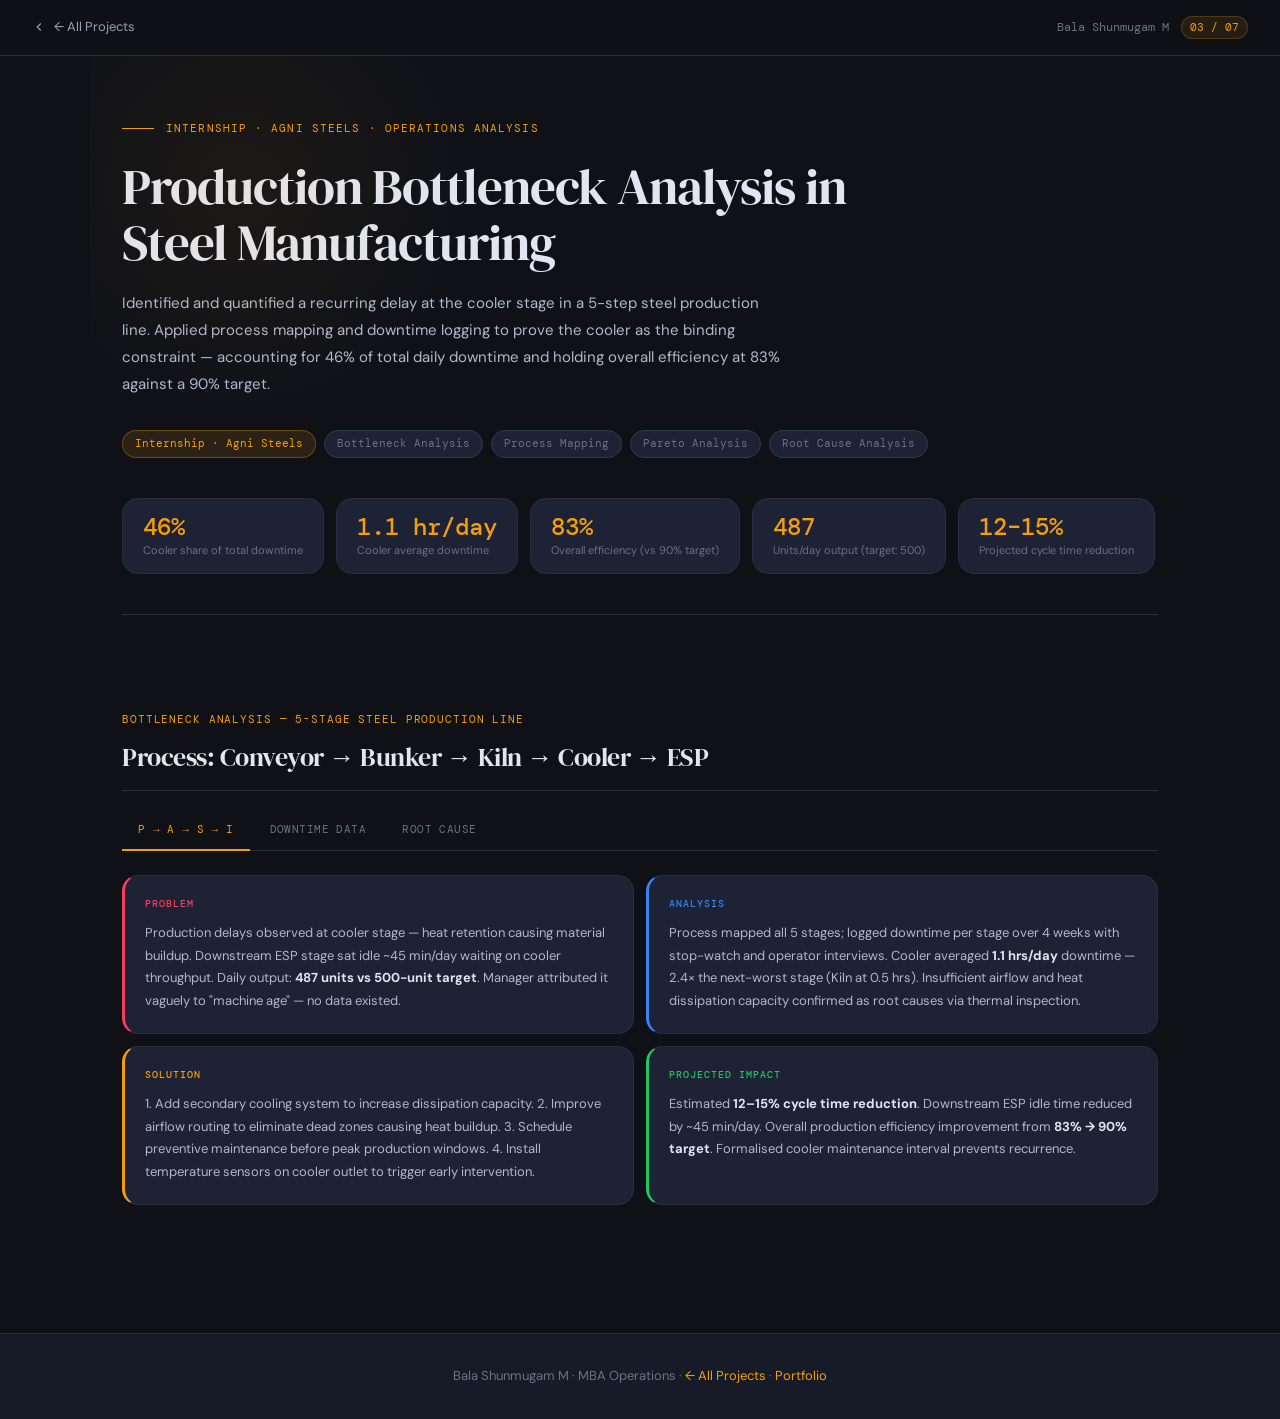
<file: project-03.html>
<!DOCTYPE html>
<html lang="en">
<head>
  <meta charset="UTF-8"/>
  <meta name="viewport" content="width=device-width,initial-scale=1.0"/>
  <title>Bottleneck Analysis — Agni Steels — Bala Shunmugam M</title>
  <link rel="preconnect" href="https://fonts.googleapis.com"/>
  <link rel="preconnect" href="https://fonts.gstatic.com" crossorigin/>
  <link href="https://fonts.googleapis.com/css2?family=DM+Serif+Display:ital@0;1&family=DM+Sans:wght@300;400;500;600&family=DM+Mono:wght@400;500&display=swap" rel="stylesheet"/>
  <style>
  :root {
    --ink:#0f1117;--ink-2:#1c2030;--ink-3:#2a2f40;--steel:#3a4055;
    --muted:#6b7280;--ghost:#9aa0ae;--rule:#2a2f40;--rule-light:#333849;
    --amber:#f59e0b;--amber-dim:#92600a;--amber-glow:rgba(245,158,11,0.12);--amber-ring:rgba(245,158,11,0.25);
    --teal:#14b8a6;--teal-dim:rgba(20,184,166,0.12);
    --blue:#3b82f6;--blue-dim:rgba(59,130,246,0.12);
    --rose:#f43f5e;--rose-dim:rgba(244,63,94,0.12);
    --violet:#8b5cf6;--violet-dim:rgba(139,92,246,0.12);
    --green:#22c55e;--green-dim:rgba(34,197,94,0.12);
    --orange:#f97316;--orange-dim:rgba(249,115,22,0.12);
    --surface:#161b27;--surface-2:#1d2235;--surface-3:#222840;
    --text:#e2e5ef;--text-2:#b0b8cc;--text-3:#6b7280;
    --font-serif:'DM Serif Display',Georgia,serif;
    --font-sans:'DM Sans',system-ui,sans-serif;
    --font-mono:'DM Mono',monospace;
    --r-sm:6px;--r-md:10px;--r-lg:16px;--r-xl:24px;
    --accent:#f59e0b;
  }
  *,*::before,*::after{box-sizing:border-box;margin:0;padding:0;}
  html{scroll-behavior:smooth;}
  body{font-family:var(--font-sans);background:var(--ink);color:var(--text);line-height:1.6;-webkit-font-smoothing:antialiased;min-height:100vh;}
  a{text-decoration:none;color:inherit;}

  /* NAV */
  .nav{position:sticky;top:0;z-index:50;background:rgba(15,17,23,0.9);backdrop-filter:blur(16px);border-bottom:1px solid var(--rule);padding:0 32px;height:56px;display:flex;align-items:center;justify-content:space-between;}
  .nav-back{display:flex;align-items:center;gap:8px;font-size:13px;color:var(--ghost);transition:color .15s;}
  .nav-back:hover{color:var(--amber);}
  .nav-back svg{width:14px;height:14px;stroke:currentColor;fill:none;stroke-width:2;}
  .nav-right{display:flex;align-items:center;gap:12px;}
  .nav-label{font-size:12px;font-family:var(--font-mono);color:var(--text-3);}
  .nav-badge{font-size:11px;font-family:var(--font-mono);color:var(--accent);background:rgba(245,158,11,0.1);border:1px solid rgba(245,158,11,0.2);padding:2px 8px;border-radius:100px;}

  /* HERO */
  .hero{padding:64px 32px 48px;max-width:1100px;margin:0 auto;position:relative;overflow:hidden;}
  .hero::before{content:'';position:absolute;top:-120px;left:-100px;width:500px;height:500px;background:radial-gradient(circle,rgba(245,158,11,0.06) 0%,transparent 70%);pointer-events:none;}
  .eyebrow{display:flex;align-items:center;gap:12px;margin-bottom:20px;}
  .eyebrow-line{width:32px;height:1px;background:var(--accent);}
  .eyebrow-text{font-family:var(--font-mono);font-size:11px;color:var(--accent);letter-spacing:.1em;text-transform:uppercase;}
  .hero-title{font-family:var(--font-serif);font-size:clamp(28px,4vw,52px);font-weight:400;color:var(--text);line-height:1.1;letter-spacing:-1px;margin-bottom:20px;max-width:800px;}
  .hero-desc{font-size:15px;color:var(--text-2);max-width:660px;line-height:1.8;margin-bottom:32px;}
  .hero-chips{display:flex;flex-wrap:wrap;gap:8px;margin-bottom:40px;}
  .hero-chip{font-family:var(--font-mono);font-size:11px;padding:4px 12px;border-radius:100px;border:1px solid var(--rule-light);color:var(--text-3);background:var(--surface-2);}
  .hero-chip.accent{color:var(--accent);border-color:rgba(245,158,11,0.3);background:var(--amber-glow);}

  /* IMPACT ROW */
  .impact-row{display:flex;flex-wrap:wrap;gap:12px;margin-bottom:48px;padding-bottom:40px;border-bottom:1px solid var(--rule);}
  .impact-card{background:var(--surface-2);border:1px solid var(--rule);border-radius:var(--r-lg);padding:16px 20px;min-width:120px;}
  .impact-val{font-family:var(--font-mono);font-size:24px;font-weight:500;color:var(--accent);line-height:1;margin-bottom:4px;}
  .impact-label{font-size:11px;color:var(--text-3);line-height:1.3;}

  /* CONTENT AREA */
  .content{max-width:1100px;margin:0 auto;padding:0 32px 80px;}
  .section-block{margin-bottom:48px;}
  .section-title{font-family:var(--font-serif);font-size:26px;font-weight:400;color:var(--text);margin-bottom:20px;letter-spacing:-.5px;padding-bottom:12px;border-bottom:1px solid var(--rule);}
  .section-sub{font-family:var(--font-mono);font-size:11px;color:var(--accent);text-transform:uppercase;letter-spacing:.08em;margin-bottom:8px;}
  .prose{font-size:14px;color:var(--text-2);line-height:1.85;margin-bottom:16px;}
  .prose strong{color:var(--text);}

  /* TABS */
  .tabs{display:flex;gap:4px;border-bottom:1px solid var(--rule);margin-bottom:24px;flex-wrap:wrap;}
  .tab{font-family:var(--font-mono);font-size:11px;padding:10px 16px;color:var(--text-3);cursor:pointer;border-bottom:2px solid transparent;margin-bottom:-1px;transition:color .15s,border-color .15s;letter-spacing:.04em;text-transform:uppercase;}
  .tab.active{color:var(--accent);border-bottom-color:var(--accent);}
  .tab:hover{color:var(--text-2);}
  .tab-panel{display:none;}
  .tab-panel.active{display:block;}

  /* PASI GRID */
  .pasi-grid{display:grid;grid-template-columns:1fr 1fr;gap:12px;margin-bottom:24px;}
  .pasi-cell{background:var(--surface-2);border:1px solid var(--rule);border-radius:var(--r-lg);padding:20px;border-left:3px solid var(--cell-color,var(--amber));}
  .pasi-label{font-family:var(--font-mono);font-size:10px;text-transform:uppercase;letter-spacing:.1em;margin-bottom:10px;font-weight:500;}
  .pasi-text{font-size:13px;color:var(--text-2);line-height:1.75;}
  .pasi-text strong{color:var(--text);}

  /* TABLE */
  .data-table{width:100%;border-collapse:collapse;font-size:13px;}
  .data-table th{background:var(--surface-3);color:var(--text-3);font-family:var(--font-mono);font-size:10px;text-transform:uppercase;letter-spacing:.06em;padding:10px 12px;text-align:left;border-bottom:1px solid var(--rule);font-weight:500;}
  .data-table td{padding:10px 12px;border-bottom:1px solid var(--rule);color:var(--text-2);vertical-align:top;}
  .data-table tr:hover td{background:var(--surface-2);}
  .table-wrap{overflow-x:auto;margin-bottom:24px;border:1px solid var(--rule);border-radius:var(--r-md);}

  /* METRICS */
  .metrics-grid{display:grid;grid-template-columns:repeat(3,1fr);gap:12px;margin-bottom:24px;}
  .metric-box{background:var(--surface-2);border:1px solid var(--rule);border-radius:var(--r-lg);padding:16px 20px;}
  .metric-name{font-size:11px;color:var(--text-3);margin-bottom:6px;font-weight:500;text-transform:uppercase;letter-spacing:.05em;}
  .metric-num{font-family:var(--font-mono);font-size:28px;font-weight:500;color:var(--text);line-height:1;margin-bottom:4px;}
  .metric-unit{font-size:11px;color:var(--text-3);}

  /* BAR CHART */
  .bar-chart{margin-bottom:24px;}
  .bar-chart h4{font-size:12px;color:var(--text-3);margin-bottom:14px;font-weight:500;text-transform:uppercase;letter-spacing:.05em;}
  .bar-row{display:flex;align-items:center;gap:12px;margin-bottom:10px;}
  .bar-label{font-size:12px;color:var(--text-2);width:160px;flex-shrink:0;}
  .bar-track{flex:1;background:var(--surface-3);border-radius:4px;height:8px;overflow:hidden;}
  .bar-fill{height:100%;border-radius:4px;}
  .bar-val{font-family:var(--font-mono);font-size:11px;color:var(--text-3);width:50px;text-align:right;flex-shrink:0;}

  /* FINDINGS */
  .findings{display:flex;flex-direction:column;gap:12px;}
  .finding{display:flex;gap:14px;background:var(--surface-2);border:1px solid var(--rule);border-radius:var(--r-md);padding:16px;}
  .finding-num{font-family:var(--font-mono);font-size:13px;color:var(--accent);font-weight:500;flex-shrink:0;width:20px;}
  .finding-text{font-size:13px;color:var(--text-2);line-height:1.75;}
  .finding-text strong{color:var(--text);}

  /* SWOT */
  .swot-grid{display:grid;grid-template-columns:1fr 1fr;gap:12px;margin-bottom:24px;}
  .swot-cell{background:var(--surface-2);border:1px solid var(--rule);border-radius:var(--r-lg);padding:20px;}
  .swot-label{font-family:var(--font-mono);font-size:10px;text-transform:uppercase;letter-spacing:.1em;margin-bottom:12px;font-weight:500;}
  .swot-item{font-size:12px;color:var(--text-2);padding:5px 0;border-bottom:1px solid var(--rule);line-height:1.5;}
  .swot-item:last-child{border-bottom:none;}

  /* ROADMAP / RECS */
  .rec-list{display:flex;flex-direction:column;gap:10px;}
  .rec-item{display:flex;gap:14px;align-items:flex-start;background:var(--surface-2);border:1px solid var(--rule);border-radius:var(--r-md);padding:14px 16px;}
  .rec-horizon{font-family:var(--font-mono);font-size:10px;font-weight:500;padding:3px 8px;border-radius:4px;flex-shrink:0;text-transform:uppercase;letter-spacing:.05em;}
  .rec-short{background:rgba(34,197,94,.15);color:var(--green);}
  .rec-medium{background:rgba(245,158,11,.15);color:var(--amber);}
  .rec-long{background:rgba(59,130,246,.15);color:var(--blue);}
  .rec-text{font-size:13px;color:var(--text-2);line-height:1.7;}
  .rec-text strong{color:var(--text);}

  /* TOOL EMBED */
  .tool-embed{width:100%;border:none;border-radius:var(--r-xl);overflow:hidden;background:var(--surface);min-height:85vh;display:block;}

  /* FOOTER */
  .page-footer{background:var(--surface);border-top:1px solid var(--rule);padding:32px;text-align:center;font-size:13px;color:var(--text-3);}
  .page-footer a{color:var(--amber);}

  /* RESPONSIVE */
  @media(max-width:720px){
    .hero,.content{padding-left:20px;padding-right:20px;}
    .pasi-grid,.swot-grid,.metrics-grid{grid-template-columns:1fr;}
    .hero-title{font-size:26px;}
    .nav{padding:0 20px;}
  }
  ::-webkit-scrollbar{width:6px;}
  ::-webkit-scrollbar-track{background:var(--ink);}
  ::-webkit-scrollbar-thumb{background:var(--rule-light);border-radius:3px;}
  </style>
</head>
<body>

<!-- NAV -->
<nav class="nav">
  <a href="projects.html" class="nav-back">
    <svg viewBox="0 0 24 24"><polyline points="15 18 9 12 15 6"/></svg>
    ← All Projects
  </a>
  <div class="nav-right">
    <span class="nav-label">Bala Shunmugam M</span>
    <span class="nav-badge">03 / 07</span>
  </div>
</nav>


<section class="hero">
  <div class="eyebrow"><div class="eyebrow-line"></div><div class="eyebrow-text">Internship · Agni Steels · Operations Analysis</div></div>
  <h1 class="hero-title">Production Bottleneck Analysis in Steel Manufacturing</h1>
  <p class="hero-desc">Identified and quantified a recurring delay at the cooler stage in a 5-step steel production line. Applied process mapping and downtime logging to prove the cooler as the binding constraint — accounting for 46% of total daily downtime and holding overall efficiency at 83% against a 90% target.</p>
  <div class="hero-chips">
    <span class="hero-chip accent">Internship · Agni Steels</span>
    <span class="hero-chip">Bottleneck Analysis</span>
    <span class="hero-chip">Process Mapping</span>
    <span class="hero-chip">Pareto Analysis</span>
    <span class="hero-chip">Root Cause Analysis</span>
  </div>
  <div class="impact-row">
    <div class="impact-card"><div class="impact-val">46%</div><div class="impact-label">Cooler share of total downtime</div></div>
    <div class="impact-card"><div class="impact-val">1.1 hr/day</div><div class="impact-label">Cooler average downtime</div></div>
    <div class="impact-card"><div class="impact-val">83%</div><div class="impact-label">Overall efficiency (vs 90% target)</div></div>
    <div class="impact-card"><div class="impact-val">487</div><div class="impact-label">Units/day output (target: 500)</div></div>
    <div class="impact-card"><div class="impact-val">12–15%</div><div class="impact-label">Projected cycle time reduction</div></div>
  </div>
</section>

<div class="content">
  <div class="section-block">
    <div class="section-sub">Bottleneck Analysis — 5-Stage Steel Production Line</div>
    <div class="section-title">Process: Conveyor → Bunker → Kiln → Cooler → ESP</div>
    <div class="tabs">
      <div class="tab active" onclick="switchTab(this,'p3-pasi')">P → A → S → I</div>
      <div class="tab" onclick="switchTab(this,'p3-data')">Downtime Data</div>
      <div class="tab" onclick="switchTab(this,'p3-rootcause')">Root Cause</div>
    </div>

    <div id="p3-pasi" class="tab-panel active">
      <div class="pasi-grid">
        <div class="pasi-cell" style="--cell-color:var(--rose)">
          <div class="pasi-label" style="color:var(--rose)">Problem</div>
          <div class="pasi-text">Production delays observed at cooler stage — heat retention causing material buildup. Downstream ESP stage sat idle ~45 min/day waiting on cooler throughput. Daily output: <strong>487 units vs 500-unit target</strong>. Manager attributed it vaguely to "machine age" — no data existed.</div>
        </div>
        <div class="pasi-cell" style="--cell-color:var(--blue)">
          <div class="pasi-label" style="color:var(--blue)">Analysis</div>
          <div class="pasi-text">Process mapped all 5 stages; logged downtime per stage over 4 weeks with stop-watch and operator interviews. Cooler averaged <strong>1.1 hrs/day</strong> downtime — 2.4× the next-worst stage (Kiln at 0.5 hrs). Insufficient airflow and heat dissipation capacity confirmed as root causes via thermal inspection.</div>
        </div>
        <div class="pasi-cell" style="--cell-color:var(--amber)">
          <div class="pasi-label" style="color:var(--amber)">Solution</div>
          <div class="pasi-text">1. Add secondary cooling system to increase dissipation capacity. 2. Improve airflow routing to eliminate dead zones causing heat buildup. 3. Schedule preventive maintenance before peak production windows. 4. Install temperature sensors on cooler outlet to trigger early intervention.</div>
        </div>
        <div class="pasi-cell" style="--cell-color:var(--green)">
          <div class="pasi-label" style="color:var(--green)">Projected Impact</div>
          <div class="pasi-text">Estimated <strong>12–15% cycle time reduction</strong>. Downstream ESP idle time reduced by ~45 min/day. Overall production efficiency improvement from <strong>83% → 90% target</strong>. Formalised cooler maintenance interval prevents recurrence.</div>
        </div>
      </div>
    </div>

    <div id="p3-data" class="tab-panel">
      <div class="bar-chart">
        <h4>Stage-wise average daily downtime (hours)</h4>
        <div class="bar-row"><div class="bar-label">Conveyor</div><div class="bar-track"><div class="bar-fill" style="width:14%;background:var(--blue)"></div></div><div class="bar-val">0.3 hr</div></div>
        <div class="bar-row"><div class="bar-label">Bunker</div><div class="bar-track"><div class="bar-fill" style="width:19%;background:var(--blue)"></div></div><div class="bar-val">0.4 hr</div></div>
        <div class="bar-row"><div class="bar-label">Kiln</div><div class="bar-track"><div class="bar-fill" style="width:24%;background:var(--amber)"></div></div><div class="bar-val">0.5 hr</div></div>
        <div class="bar-row"><div class="bar-label">Cooler ⚠ BOTTLENECK</div><div class="bar-track"><div class="bar-fill" style="width:52%;background:var(--rose)"></div></div><div class="bar-val">1.1 hr</div></div>
        <div class="bar-row"><div class="bar-label">ESP (idle — waiting)</div><div class="bar-track"><div class="bar-fill" style="width:5%;background:var(--ghost)"></div></div><div class="bar-val">0.1 hr</div></div>
      </div>
      <div class="metrics-grid">
        <div class="metric-box"><div class="metric-name">Total daily downtime</div><div class="metric-num" style="color:var(--rose)">2.4<span style="font-size:14px"> hr</span></div><div class="metric-unit">across all 5 stages</div></div>
        <div class="metric-box"><div class="metric-name">Cooler share</div><div class="metric-num" style="color:var(--rose)">46<span style="font-size:14px">%</span></div><div class="metric-unit">of total downtime</div></div>
        <div class="metric-box"><div class="metric-name">Overall efficiency</div><div class="metric-num" style="color:var(--amber)">83<span style="font-size:14px">%</span></div><div class="metric-unit">vs 90% target</div></div>
        <div class="metric-box"><div class="metric-name">Daily output</div><div class="metric-num" style="color:var(--amber)">487</div><div class="metric-unit">units (target: 500)</div></div>
        <div class="metric-box"><div class="metric-name">Daily shortfall</div><div class="metric-num" style="color:var(--rose)">13</div><div class="metric-unit">units/day below target</div></div>
        <div class="metric-box"><div class="metric-name">Cooler vs Kiln ratio</div><div class="metric-num" style="color:var(--rose)">2.4×</div><div class="metric-unit">more downtime than 2nd-worst stage</div></div>
      </div>
    </div>

    <div id="p3-rootcause" class="tab-panel">
      <div class="findings">
        <div class="finding"><div class="finding-num">1</div><div class="finding-text"><strong>Insufficient heat dissipation capacity:</strong> The cooler's design cooling rate was adequate for the plant's original throughput target but not for the increased production volumes sought. Outlet temperature regularly exceeded safe limits, triggering automatic slowdowns.</div></div>
        <div class="finding"><div class="finding-num">2</div><div class="finding-text"><strong>Airflow dead zones:</strong> Thermal imaging identified two sections of the cooler where hot air was recirculating rather than being exhausted — effectively reducing active cooling area by ~20% and concentrating heat load on the remaining sections.</div></div>
        <div class="finding"><div class="finding-num">3</div><div class="finding-text"><strong>Reactive maintenance only:</strong> Cooler maintenance was triggered by breakdown, not by schedule. Each breakdown averaged 45–65 minutes of unplanned downtime vs ~20 minutes for a planned intervention. The formalised PM interval eliminates the breakdown premium.</div></div>
        <div class="finding"><div class="finding-num">4</div><div class="finding-text"><strong>ESP forced idle by upstream constraint:</strong> ESP downtime (0.1 hr/day) was not a machine problem — it was entirely caused by the cooler bottleneck starving the downstream stage. Fixing the cooler alone eliminates this cascading idle time without any ESP-side intervention.</div></div>
        <div class="finding"><div class="finding-num">5</div><div class="finding-text"><strong>Pareto confirmation:</strong> Top-1 stage (Cooler) accounts for 46% of total downtime. Top-2 stages (Cooler + Kiln) account for 67%. Classic 80/20 concentration — resource should be directed to cooler exclusively before tackling secondary stages.</div></div>
      </div>
    </div>
  </div>
</div>


<footer class="page-footer">
  <p>Bala Shunmugam M · MBA Operations · <a href="projects.html">← All Projects</a> · <a href="index.html">Portfolio</a></p>
</footer>

<script>
function switchTab(el, panelId) {
  const container = el.closest('.tabs').parentElement;
  container.querySelectorAll('.tab').forEach(t => t.classList.remove('active'));
  container.querySelectorAll('.tab-panel').forEach(p => p.classList.remove('active'));
  el.classList.add('active');
  const panel = container.querySelector('#' + panelId);
  if (panel) panel.classList.add('active');
}
</script>
</body>
</html>
</file>
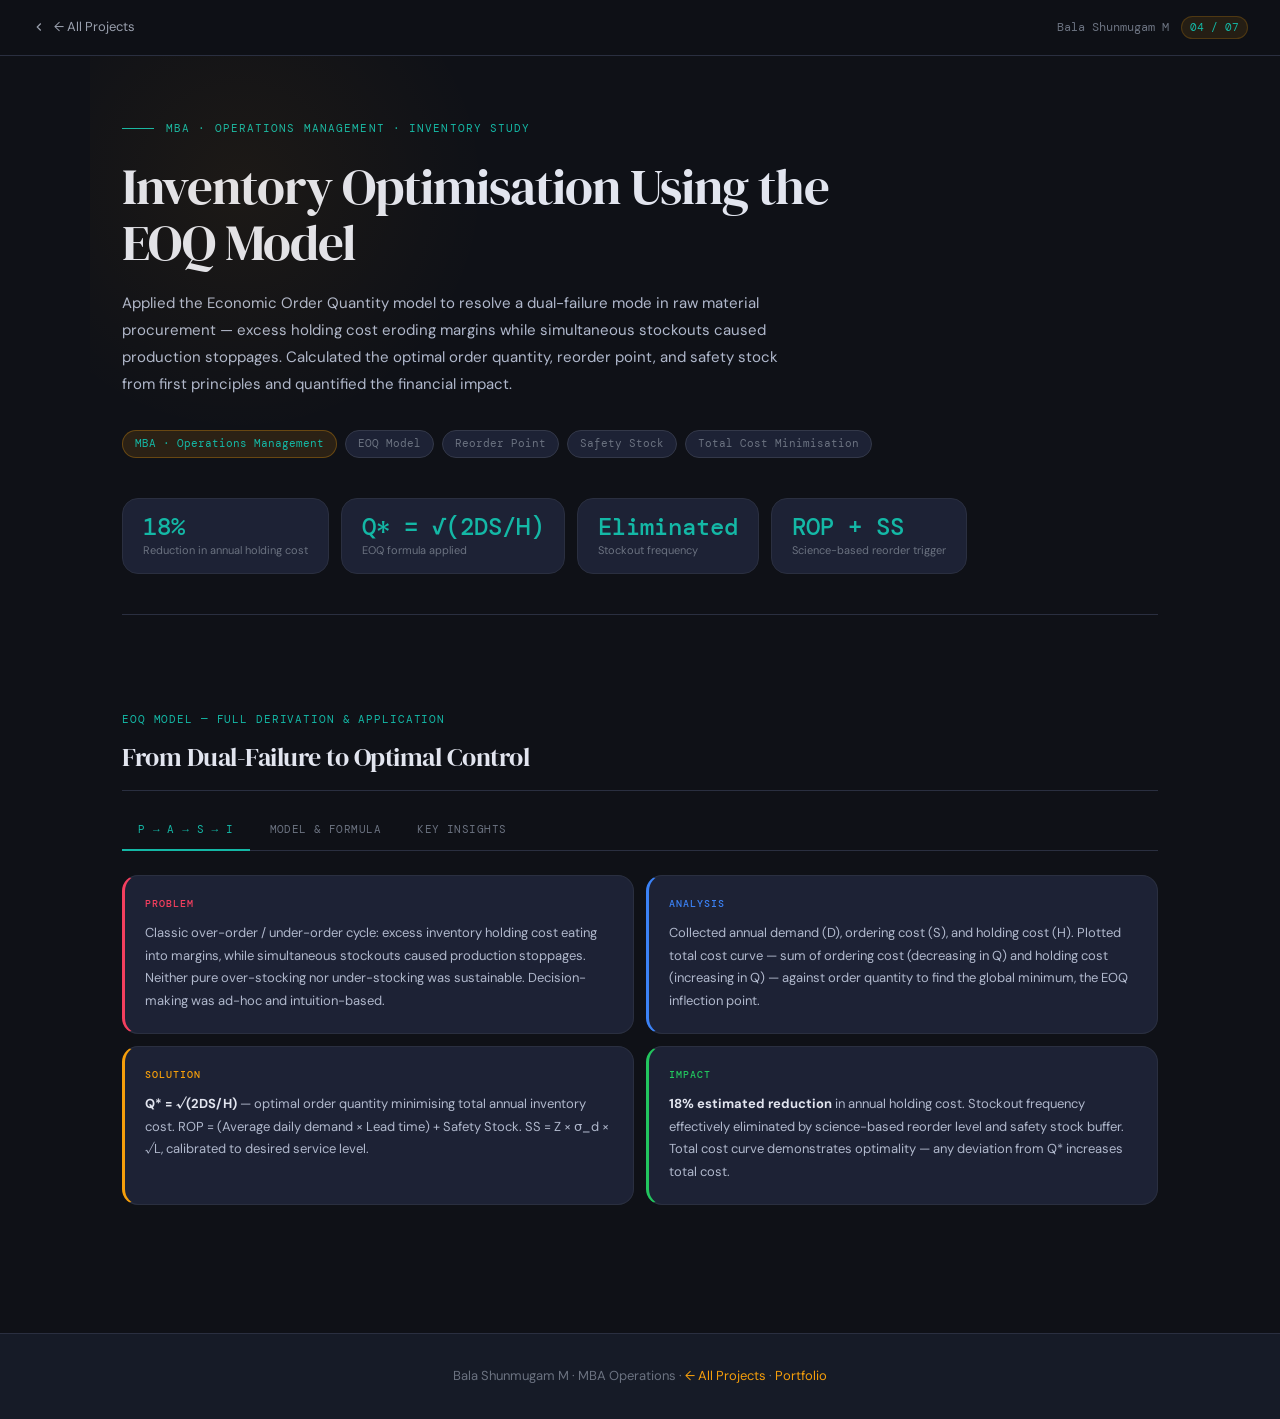
<file: project-04.html>
<!DOCTYPE html>
<html lang="en">
<head>
  <meta charset="UTF-8"/>
  <meta name="viewport" content="width=device-width,initial-scale=1.0"/>
  <title>Inventory Optimisation — EOQ Model — Bala Shunmugam M</title>
  <link rel="preconnect" href="https://fonts.googleapis.com"/>
  <link rel="preconnect" href="https://fonts.gstatic.com" crossorigin/>
  <link href="https://fonts.googleapis.com/css2?family=DM+Serif+Display:ital@0;1&family=DM+Sans:wght@300;400;500;600&family=DM+Mono:wght@400;500&display=swap" rel="stylesheet"/>
  <style>
  :root {
    --ink:#0f1117;--ink-2:#1c2030;--ink-3:#2a2f40;--steel:#3a4055;
    --muted:#6b7280;--ghost:#9aa0ae;--rule:#2a2f40;--rule-light:#333849;
    --amber:#f59e0b;--amber-dim:#92600a;--amber-glow:rgba(245,158,11,0.12);--amber-ring:rgba(245,158,11,0.25);
    --teal:#14b8a6;--teal-dim:rgba(20,184,166,0.12);
    --blue:#3b82f6;--blue-dim:rgba(59,130,246,0.12);
    --rose:#f43f5e;--rose-dim:rgba(244,63,94,0.12);
    --violet:#8b5cf6;--violet-dim:rgba(139,92,246,0.12);
    --green:#22c55e;--green-dim:rgba(34,197,94,0.12);
    --orange:#f97316;--orange-dim:rgba(249,115,22,0.12);
    --surface:#161b27;--surface-2:#1d2235;--surface-3:#222840;
    --text:#e2e5ef;--text-2:#b0b8cc;--text-3:#6b7280;
    --font-serif:'DM Serif Display',Georgia,serif;
    --font-sans:'DM Sans',system-ui,sans-serif;
    --font-mono:'DM Mono',monospace;
    --r-sm:6px;--r-md:10px;--r-lg:16px;--r-xl:24px;
    --accent:#14b8a6;
  }
  *,*::before,*::after{box-sizing:border-box;margin:0;padding:0;}
  html{scroll-behavior:smooth;}
  body{font-family:var(--font-sans);background:var(--ink);color:var(--text);line-height:1.6;-webkit-font-smoothing:antialiased;min-height:100vh;}
  a{text-decoration:none;color:inherit;}

  /* NAV */
  .nav{position:sticky;top:0;z-index:50;background:rgba(15,17,23,0.9);backdrop-filter:blur(16px);border-bottom:1px solid var(--rule);padding:0 32px;height:56px;display:flex;align-items:center;justify-content:space-between;}
  .nav-back{display:flex;align-items:center;gap:8px;font-size:13px;color:var(--ghost);transition:color .15s;}
  .nav-back:hover{color:var(--amber);}
  .nav-back svg{width:14px;height:14px;stroke:currentColor;fill:none;stroke-width:2;}
  .nav-right{display:flex;align-items:center;gap:12px;}
  .nav-label{font-size:12px;font-family:var(--font-mono);color:var(--text-3);}
  .nav-badge{font-size:11px;font-family:var(--font-mono);color:var(--accent);background:rgba(245,158,11,0.1);border:1px solid rgba(245,158,11,0.2);padding:2px 8px;border-radius:100px;}

  /* HERO */
  .hero{padding:64px 32px 48px;max-width:1100px;margin:0 auto;position:relative;overflow:hidden;}
  .hero::before{content:'';position:absolute;top:-120px;left:-100px;width:500px;height:500px;background:radial-gradient(circle,rgba(245,158,11,0.06) 0%,transparent 70%);pointer-events:none;}
  .eyebrow{display:flex;align-items:center;gap:12px;margin-bottom:20px;}
  .eyebrow-line{width:32px;height:1px;background:var(--accent);}
  .eyebrow-text{font-family:var(--font-mono);font-size:11px;color:var(--accent);letter-spacing:.1em;text-transform:uppercase;}
  .hero-title{font-family:var(--font-serif);font-size:clamp(28px,4vw,52px);font-weight:400;color:var(--text);line-height:1.1;letter-spacing:-1px;margin-bottom:20px;max-width:800px;}
  .hero-desc{font-size:15px;color:var(--text-2);max-width:660px;line-height:1.8;margin-bottom:32px;}
  .hero-chips{display:flex;flex-wrap:wrap;gap:8px;margin-bottom:40px;}
  .hero-chip{font-family:var(--font-mono);font-size:11px;padding:4px 12px;border-radius:100px;border:1px solid var(--rule-light);color:var(--text-3);background:var(--surface-2);}
  .hero-chip.accent{color:var(--accent);border-color:rgba(245,158,11,0.3);background:var(--amber-glow);}

  /* IMPACT ROW */
  .impact-row{display:flex;flex-wrap:wrap;gap:12px;margin-bottom:48px;padding-bottom:40px;border-bottom:1px solid var(--rule);}
  .impact-card{background:var(--surface-2);border:1px solid var(--rule);border-radius:var(--r-lg);padding:16px 20px;min-width:120px;}
  .impact-val{font-family:var(--font-mono);font-size:24px;font-weight:500;color:var(--accent);line-height:1;margin-bottom:4px;}
  .impact-label{font-size:11px;color:var(--text-3);line-height:1.3;}

  /* CONTENT AREA */
  .content{max-width:1100px;margin:0 auto;padding:0 32px 80px;}
  .section-block{margin-bottom:48px;}
  .section-title{font-family:var(--font-serif);font-size:26px;font-weight:400;color:var(--text);margin-bottom:20px;letter-spacing:-.5px;padding-bottom:12px;border-bottom:1px solid var(--rule);}
  .section-sub{font-family:var(--font-mono);font-size:11px;color:var(--accent);text-transform:uppercase;letter-spacing:.08em;margin-bottom:8px;}
  .prose{font-size:14px;color:var(--text-2);line-height:1.85;margin-bottom:16px;}
  .prose strong{color:var(--text);}

  /* TABS */
  .tabs{display:flex;gap:4px;border-bottom:1px solid var(--rule);margin-bottom:24px;flex-wrap:wrap;}
  .tab{font-family:var(--font-mono);font-size:11px;padding:10px 16px;color:var(--text-3);cursor:pointer;border-bottom:2px solid transparent;margin-bottom:-1px;transition:color .15s,border-color .15s;letter-spacing:.04em;text-transform:uppercase;}
  .tab.active{color:var(--accent);border-bottom-color:var(--accent);}
  .tab:hover{color:var(--text-2);}
  .tab-panel{display:none;}
  .tab-panel.active{display:block;}

  /* PASI GRID */
  .pasi-grid{display:grid;grid-template-columns:1fr 1fr;gap:12px;margin-bottom:24px;}
  .pasi-cell{background:var(--surface-2);border:1px solid var(--rule);border-radius:var(--r-lg);padding:20px;border-left:3px solid var(--cell-color,var(--amber));}
  .pasi-label{font-family:var(--font-mono);font-size:10px;text-transform:uppercase;letter-spacing:.1em;margin-bottom:10px;font-weight:500;}
  .pasi-text{font-size:13px;color:var(--text-2);line-height:1.75;}
  .pasi-text strong{color:var(--text);}

  /* TABLE */
  .data-table{width:100%;border-collapse:collapse;font-size:13px;}
  .data-table th{background:var(--surface-3);color:var(--text-3);font-family:var(--font-mono);font-size:10px;text-transform:uppercase;letter-spacing:.06em;padding:10px 12px;text-align:left;border-bottom:1px solid var(--rule);font-weight:500;}
  .data-table td{padding:10px 12px;border-bottom:1px solid var(--rule);color:var(--text-2);vertical-align:top;}
  .data-table tr:hover td{background:var(--surface-2);}
  .table-wrap{overflow-x:auto;margin-bottom:24px;border:1px solid var(--rule);border-radius:var(--r-md);}

  /* METRICS */
  .metrics-grid{display:grid;grid-template-columns:repeat(3,1fr);gap:12px;margin-bottom:24px;}
  .metric-box{background:var(--surface-2);border:1px solid var(--rule);border-radius:var(--r-lg);padding:16px 20px;}
  .metric-name{font-size:11px;color:var(--text-3);margin-bottom:6px;font-weight:500;text-transform:uppercase;letter-spacing:.05em;}
  .metric-num{font-family:var(--font-mono);font-size:28px;font-weight:500;color:var(--text);line-height:1;margin-bottom:4px;}
  .metric-unit{font-size:11px;color:var(--text-3);}

  /* BAR CHART */
  .bar-chart{margin-bottom:24px;}
  .bar-chart h4{font-size:12px;color:var(--text-3);margin-bottom:14px;font-weight:500;text-transform:uppercase;letter-spacing:.05em;}
  .bar-row{display:flex;align-items:center;gap:12px;margin-bottom:10px;}
  .bar-label{font-size:12px;color:var(--text-2);width:160px;flex-shrink:0;}
  .bar-track{flex:1;background:var(--surface-3);border-radius:4px;height:8px;overflow:hidden;}
  .bar-fill{height:100%;border-radius:4px;}
  .bar-val{font-family:var(--font-mono);font-size:11px;color:var(--text-3);width:50px;text-align:right;flex-shrink:0;}

  /* FINDINGS */
  .findings{display:flex;flex-direction:column;gap:12px;}
  .finding{display:flex;gap:14px;background:var(--surface-2);border:1px solid var(--rule);border-radius:var(--r-md);padding:16px;}
  .finding-num{font-family:var(--font-mono);font-size:13px;color:var(--accent);font-weight:500;flex-shrink:0;width:20px;}
  .finding-text{font-size:13px;color:var(--text-2);line-height:1.75;}
  .finding-text strong{color:var(--text);}

  /* SWOT */
  .swot-grid{display:grid;grid-template-columns:1fr 1fr;gap:12px;margin-bottom:24px;}
  .swot-cell{background:var(--surface-2);border:1px solid var(--rule);border-radius:var(--r-lg);padding:20px;}
  .swot-label{font-family:var(--font-mono);font-size:10px;text-transform:uppercase;letter-spacing:.1em;margin-bottom:12px;font-weight:500;}
  .swot-item{font-size:12px;color:var(--text-2);padding:5px 0;border-bottom:1px solid var(--rule);line-height:1.5;}
  .swot-item:last-child{border-bottom:none;}

  /* ROADMAP / RECS */
  .rec-list{display:flex;flex-direction:column;gap:10px;}
  .rec-item{display:flex;gap:14px;align-items:flex-start;background:var(--surface-2);border:1px solid var(--rule);border-radius:var(--r-md);padding:14px 16px;}
  .rec-horizon{font-family:var(--font-mono);font-size:10px;font-weight:500;padding:3px 8px;border-radius:4px;flex-shrink:0;text-transform:uppercase;letter-spacing:.05em;}
  .rec-short{background:rgba(34,197,94,.15);color:var(--green);}
  .rec-medium{background:rgba(245,158,11,.15);color:var(--amber);}
  .rec-long{background:rgba(59,130,246,.15);color:var(--blue);}
  .rec-text{font-size:13px;color:var(--text-2);line-height:1.7;}
  .rec-text strong{color:var(--text);}

  /* TOOL EMBED */
  .tool-embed{width:100%;border:none;border-radius:var(--r-xl);overflow:hidden;background:var(--surface);min-height:85vh;display:block;}

  /* FOOTER */
  .page-footer{background:var(--surface);border-top:1px solid var(--rule);padding:32px;text-align:center;font-size:13px;color:var(--text-3);}
  .page-footer a{color:var(--amber);}

  /* RESPONSIVE */
  @media(max-width:720px){
    .hero,.content{padding-left:20px;padding-right:20px;}
    .pasi-grid,.swot-grid,.metrics-grid{grid-template-columns:1fr;}
    .hero-title{font-size:26px;}
    .nav{padding:0 20px;}
  }
  ::-webkit-scrollbar{width:6px;}
  ::-webkit-scrollbar-track{background:var(--ink);}
  ::-webkit-scrollbar-thumb{background:var(--rule-light);border-radius:3px;}
  </style>
</head>
<body>

<!-- NAV -->
<nav class="nav">
  <a href="projects.html" class="nav-back">
    <svg viewBox="0 0 24 24"><polyline points="15 18 9 12 15 6"/></svg>
    ← All Projects
  </a>
  <div class="nav-right">
    <span class="nav-label">Bala Shunmugam M</span>
    <span class="nav-badge">04 / 07</span>
  </div>
</nav>


<section class="hero">
  <div class="eyebrow"><div class="eyebrow-line"></div><div class="eyebrow-text">MBA · Operations Management · Inventory Study</div></div>
  <h1 class="hero-title">Inventory Optimisation Using the EOQ Model</h1>
  <p class="hero-desc">Applied the Economic Order Quantity model to resolve a dual-failure mode in raw material procurement — excess holding cost eroding margins while simultaneous stockouts caused production stoppages. Calculated the optimal order quantity, reorder point, and safety stock from first principles and quantified the financial impact.</p>
  <div class="hero-chips">
    <span class="hero-chip accent">MBA · Operations Management</span>
    <span class="hero-chip">EOQ Model</span>
    <span class="hero-chip">Reorder Point</span>
    <span class="hero-chip">Safety Stock</span>
    <span class="hero-chip">Total Cost Minimisation</span>
  </div>
  <div class="impact-row">
    <div class="impact-card"><div class="impact-val">18%</div><div class="impact-label">Reduction in annual holding cost</div></div>
    <div class="impact-card"><div class="impact-val">Q* = √(2DS/H)</div><div class="impact-label">EOQ formula applied</div></div>
    <div class="impact-card"><div class="impact-val">Eliminated</div><div class="impact-label">Stockout frequency</div></div>
    <div class="impact-card"><div class="impact-val">ROP + SS</div><div class="impact-label">Science-based reorder trigger</div></div>
  </div>
</section>

<div class="content">
  <div class="section-block">
    <div class="section-sub">EOQ Model — Full Derivation &amp; Application</div>
    <div class="section-title">From Dual-Failure to Optimal Control</div>
    <div class="tabs">
      <div class="tab active" onclick="switchTab(this,'p4-pasi')">P → A → S → I</div>
      <div class="tab" onclick="switchTab(this,'p4-model')">Model &amp; Formula</div>
      <div class="tab" onclick="switchTab(this,'p4-findings')">Key Insights</div>
    </div>

    <div id="p4-pasi" class="tab-panel active">
      <div class="pasi-grid">
        <div class="pasi-cell" style="--cell-color:var(--rose)">
          <div class="pasi-label" style="color:var(--rose)">Problem</div>
          <div class="pasi-text">Classic over-order / under-order cycle: excess inventory holding cost eating into margins, while simultaneous stockouts caused production stoppages. Neither pure over-stocking nor under-stocking was sustainable. Decision-making was ad-hoc and intuition-based.</div>
        </div>
        <div class="pasi-cell" style="--cell-color:var(--blue)">
          <div class="pasi-label" style="color:var(--blue)">Analysis</div>
          <div class="pasi-text">Collected annual demand (D), ordering cost (S), and holding cost (H). Plotted total cost curve — sum of ordering cost (decreasing in Q) and holding cost (increasing in Q) — against order quantity to find the global minimum, the EOQ inflection point.</div>
        </div>
        <div class="pasi-cell" style="--cell-color:var(--amber)">
          <div class="pasi-label" style="color:var(--amber)">Solution</div>
          <div class="pasi-text"><strong>Q* = √(2DS/H)</strong> — optimal order quantity minimising total annual inventory cost. ROP = (Average daily demand × Lead time) + Safety Stock. SS = Z × σ_d × √L, calibrated to desired service level.</div>
        </div>
        <div class="pasi-cell" style="--cell-color:var(--green)">
          <div class="pasi-label" style="color:var(--green)">Impact</div>
          <div class="pasi-text"><strong>18% estimated reduction</strong> in annual holding cost. Stockout frequency effectively eliminated by science-based reorder level and safety stock buffer. Total cost curve demonstrates optimality — any deviation from Q* increases total cost.</div>
        </div>
      </div>
    </div>

    <div id="p4-model" class="tab-panel">
      <div class="table-wrap">
        <table class="data-table">
          <thead><tr><th>Parameter</th><th>Symbol</th><th>Description</th></tr></thead>
          <tbody>
            <tr><td><strong>Annual Demand</strong></td><td>D</td><td>Total units required per year — from historical demand data</td></tr>
            <tr><td><strong>Ordering Cost</strong></td><td>S</td><td>Fixed cost per order placed (admin, transport, receiving) — decreasing returns to ordering frequency</td></tr>
            <tr><td><strong>Holding Cost</strong></td><td>H</td><td>Cost to hold one unit for one year (storage, capital, insurance, obsolescence) — increasing in order quantity</td></tr>
            <tr><td><strong>Optimal Order Qty</strong></td><td>Q* = √(2DS/H)</td><td>Quantity that minimises sum of ordering + holding cost — the EOQ</td></tr>
            <tr><td><strong>Lead Time</strong></td><td>L</td><td>Days from order placement to receipt — determines how early to order</td></tr>
            <tr><td><strong>Demand Std Dev</strong></td><td>σ_d</td><td>Variability in daily demand — drives safety stock requirement</td></tr>
            <tr><td><strong>Service Level Factor</strong></td><td>Z</td><td>Z = 1.65 (95%), 1.28 (90%), 1.04 (85%) — chosen based on criticality</td></tr>
            <tr><td><strong>Safety Stock</strong></td><td>SS = Z × σ_d × √L</td><td>Statistical buffer against demand variability during lead time</td></tr>
            <tr><td><strong>Reorder Point</strong></td><td>ROP = (d̄ × L) + SS</td><td>Inventory level that triggers a new order placement</td></tr>
          </tbody>
        </table>
      </div>
      <div class="bar-chart">
        <h4>EOQ total cost curve — cost components vs order quantity</h4>
        <div class="bar-row"><div class="bar-label">Ordering cost (small Q)</div><div class="bar-track"><div class="bar-fill" style="width:80%;background:var(--rose)"></div></div><div class="bar-val">High</div></div>
        <div class="bar-row"><div class="bar-label">Ordering cost (at Q*)</div><div class="bar-track"><div class="bar-fill" style="width:40%;background:var(--amber)"></div></div><div class="bar-val">Optimal</div></div>
        <div class="bar-row"><div class="bar-label">Holding cost (at Q*)</div><div class="bar-track"><div class="bar-fill" style="width:40%;background:var(--teal)"></div></div><div class="bar-val">Optimal</div></div>
        <div class="bar-row"><div class="bar-label">Holding cost (large Q)</div><div class="bar-track"><div class="bar-fill" style="width:80%;background:var(--blue)"></div></div><div class="bar-val">High</div></div>
        <div class="bar-row"><div class="bar-label">Total cost at Q* (minimum)</div><div class="bar-track"><div class="bar-fill" style="width:45%;background:var(--green)"></div></div><div class="bar-val">Minimum</div></div>
      </div>
    </div>

    <div id="p4-findings" class="tab-panel">
      <div class="findings">
        <div class="finding"><div class="finding-num">1</div><div class="finding-text"><strong>At Q*, ordering cost = holding cost.</strong> This is the mathematical proof of EOQ optimality — the two cost functions are equal at the minimum of the total cost curve. Any intuition-based quantity that deviates from this equilibrium necessarily increases total cost.</div></div>
        <div class="finding"><div class="finding-num">2</div><div class="finding-text"><strong>The EOQ is robust to estimation error.</strong> Because the total cost curve is relatively flat near Q*, a 20% error in demand estimation produces only ~2% error in total cost. This makes the model practically useful even when historical data is imperfect.</div></div>
        <div class="finding"><div class="finding-num">3</div><div class="finding-text"><strong>Safety stock is driven by variability, not volume.</strong> A high-volume item with stable demand may need less safety stock than a lower-volume item with erratic demand. The Z × σ_d × √L formula captures this correctly — intuition-based ordering typically gets this backwards.</div></div>
        <div class="finding"><div class="finding-num">4</div><div class="finding-text"><strong>Lead time reduction compounds the benefit.</strong> Halving lead time L reduces both the ROP (less time at risk) and the safety stock requirement (SS ∝ √L). Supplier negotiations for faster delivery have direct, calculable inventory cost benefits.</div></div>
      </div>
    </div>
  </div>
</div>


<footer class="page-footer">
  <p>Bala Shunmugam M · MBA Operations · <a href="projects.html">← All Projects</a> · <a href="index.html">Portfolio</a></p>
</footer>

<script>
function switchTab(el, panelId) {
  const container = el.closest('.tabs').parentElement;
  container.querySelectorAll('.tab').forEach(t => t.classList.remove('active'));
  container.querySelectorAll('.tab-panel').forEach(p => p.classList.remove('active'));
  el.classList.add('active');
  const panel = container.querySelector('#' + panelId);
  if (panel) panel.classList.add('active');
}
</script>
</body>
</html>
</file>
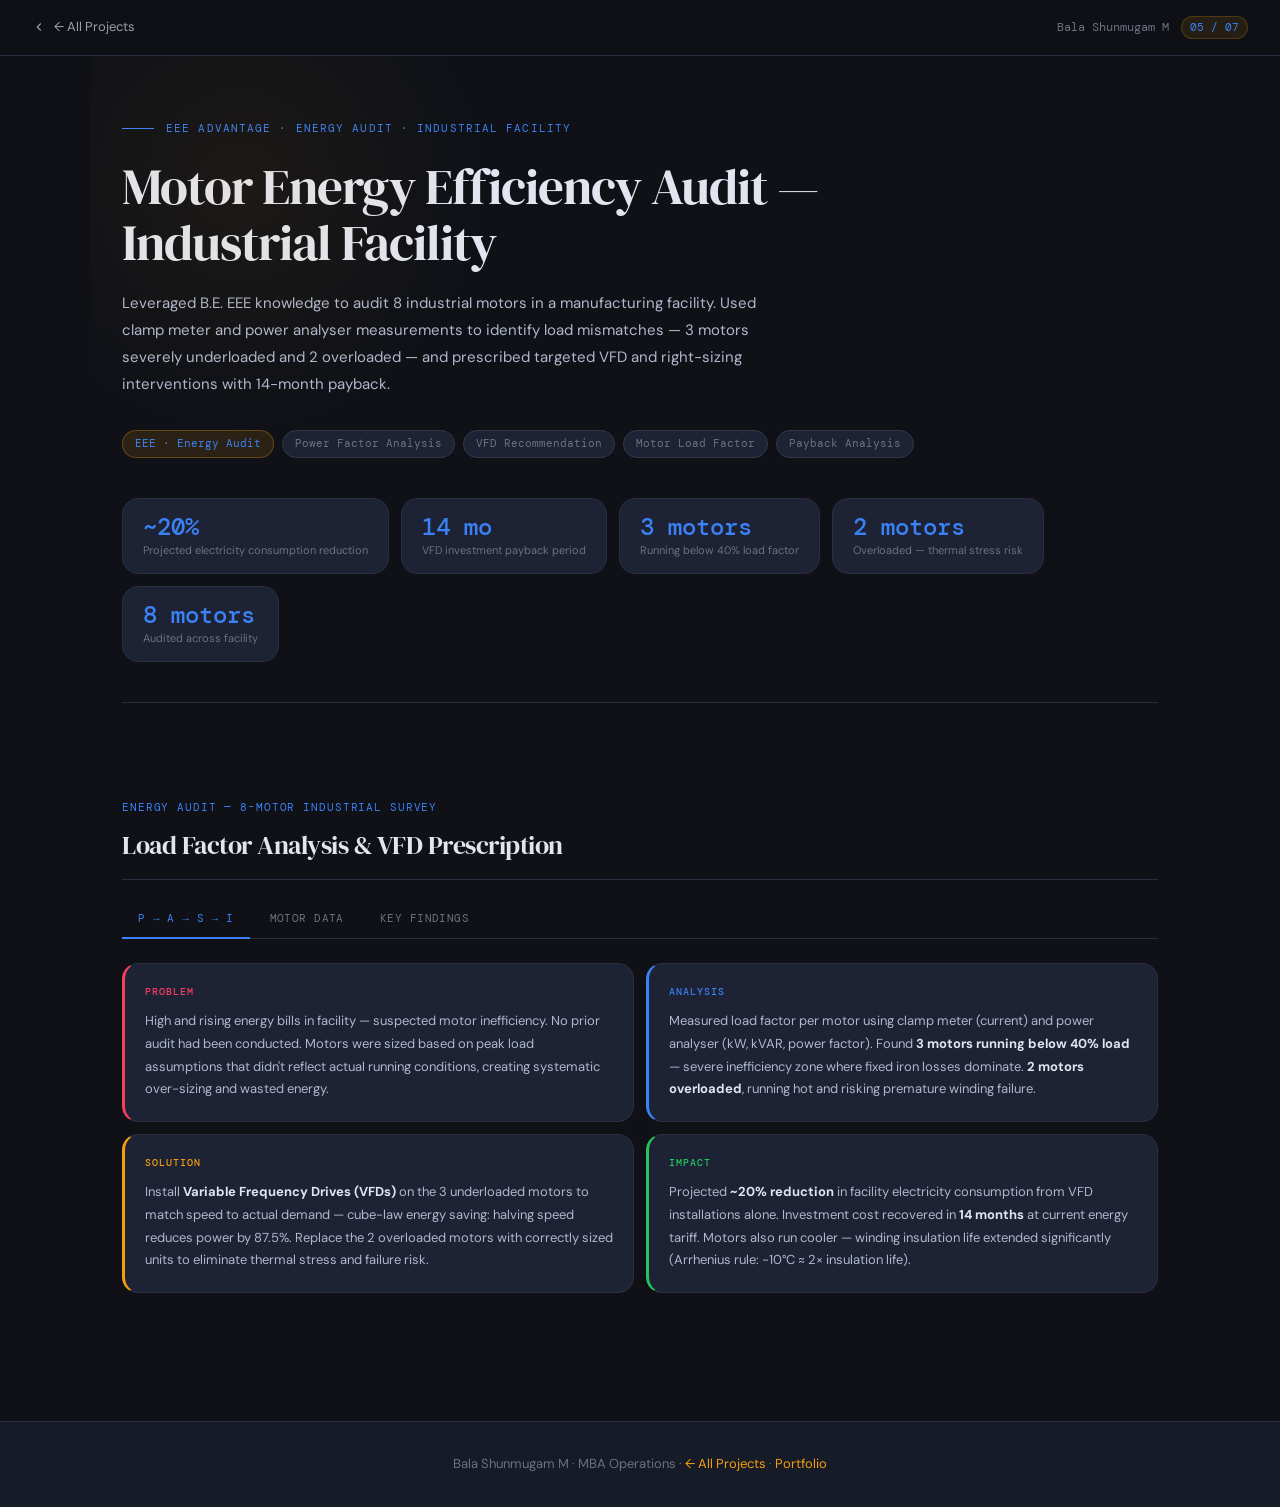
<file: project-05.html>
<!DOCTYPE html>
<html lang="en">
<head>
  <meta charset="UTF-8"/>
  <meta name="viewport" content="width=device-width,initial-scale=1.0"/>
  <title>Motor Energy Audit — Bala Shunmugam M</title>
  <link rel="preconnect" href="https://fonts.googleapis.com"/>
  <link rel="preconnect" href="https://fonts.gstatic.com" crossorigin/>
  <link href="https://fonts.googleapis.com/css2?family=DM+Serif+Display:ital@0;1&family=DM+Sans:wght@300;400;500;600&family=DM+Mono:wght@400;500&display=swap" rel="stylesheet"/>
  <style>
  :root {
    --ink:#0f1117;--ink-2:#1c2030;--ink-3:#2a2f40;--steel:#3a4055;
    --muted:#6b7280;--ghost:#9aa0ae;--rule:#2a2f40;--rule-light:#333849;
    --amber:#f59e0b;--amber-dim:#92600a;--amber-glow:rgba(245,158,11,0.12);--amber-ring:rgba(245,158,11,0.25);
    --teal:#14b8a6;--teal-dim:rgba(20,184,166,0.12);
    --blue:#3b82f6;--blue-dim:rgba(59,130,246,0.12);
    --rose:#f43f5e;--rose-dim:rgba(244,63,94,0.12);
    --violet:#8b5cf6;--violet-dim:rgba(139,92,246,0.12);
    --green:#22c55e;--green-dim:rgba(34,197,94,0.12);
    --orange:#f97316;--orange-dim:rgba(249,115,22,0.12);
    --surface:#161b27;--surface-2:#1d2235;--surface-3:#222840;
    --text:#e2e5ef;--text-2:#b0b8cc;--text-3:#6b7280;
    --font-serif:'DM Serif Display',Georgia,serif;
    --font-sans:'DM Sans',system-ui,sans-serif;
    --font-mono:'DM Mono',monospace;
    --r-sm:6px;--r-md:10px;--r-lg:16px;--r-xl:24px;
    --accent:#3b82f6;
  }
  *,*::before,*::after{box-sizing:border-box;margin:0;padding:0;}
  html{scroll-behavior:smooth;}
  body{font-family:var(--font-sans);background:var(--ink);color:var(--text);line-height:1.6;-webkit-font-smoothing:antialiased;min-height:100vh;}
  a{text-decoration:none;color:inherit;}

  /* NAV */
  .nav{position:sticky;top:0;z-index:50;background:rgba(15,17,23,0.9);backdrop-filter:blur(16px);border-bottom:1px solid var(--rule);padding:0 32px;height:56px;display:flex;align-items:center;justify-content:space-between;}
  .nav-back{display:flex;align-items:center;gap:8px;font-size:13px;color:var(--ghost);transition:color .15s;}
  .nav-back:hover{color:var(--amber);}
  .nav-back svg{width:14px;height:14px;stroke:currentColor;fill:none;stroke-width:2;}
  .nav-right{display:flex;align-items:center;gap:12px;}
  .nav-label{font-size:12px;font-family:var(--font-mono);color:var(--text-3);}
  .nav-badge{font-size:11px;font-family:var(--font-mono);color:var(--accent);background:rgba(245,158,11,0.1);border:1px solid rgba(245,158,11,0.2);padding:2px 8px;border-radius:100px;}

  /* HERO */
  .hero{padding:64px 32px 48px;max-width:1100px;margin:0 auto;position:relative;overflow:hidden;}
  .hero::before{content:'';position:absolute;top:-120px;left:-100px;width:500px;height:500px;background:radial-gradient(circle,rgba(245,158,11,0.06) 0%,transparent 70%);pointer-events:none;}
  .eyebrow{display:flex;align-items:center;gap:12px;margin-bottom:20px;}
  .eyebrow-line{width:32px;height:1px;background:var(--accent);}
  .eyebrow-text{font-family:var(--font-mono);font-size:11px;color:var(--accent);letter-spacing:.1em;text-transform:uppercase;}
  .hero-title{font-family:var(--font-serif);font-size:clamp(28px,4vw,52px);font-weight:400;color:var(--text);line-height:1.1;letter-spacing:-1px;margin-bottom:20px;max-width:800px;}
  .hero-desc{font-size:15px;color:var(--text-2);max-width:660px;line-height:1.8;margin-bottom:32px;}
  .hero-chips{display:flex;flex-wrap:wrap;gap:8px;margin-bottom:40px;}
  .hero-chip{font-family:var(--font-mono);font-size:11px;padding:4px 12px;border-radius:100px;border:1px solid var(--rule-light);color:var(--text-3);background:var(--surface-2);}
  .hero-chip.accent{color:var(--accent);border-color:rgba(245,158,11,0.3);background:var(--amber-glow);}

  /* IMPACT ROW */
  .impact-row{display:flex;flex-wrap:wrap;gap:12px;margin-bottom:48px;padding-bottom:40px;border-bottom:1px solid var(--rule);}
  .impact-card{background:var(--surface-2);border:1px solid var(--rule);border-radius:var(--r-lg);padding:16px 20px;min-width:120px;}
  .impact-val{font-family:var(--font-mono);font-size:24px;font-weight:500;color:var(--accent);line-height:1;margin-bottom:4px;}
  .impact-label{font-size:11px;color:var(--text-3);line-height:1.3;}

  /* CONTENT AREA */
  .content{max-width:1100px;margin:0 auto;padding:0 32px 80px;}
  .section-block{margin-bottom:48px;}
  .section-title{font-family:var(--font-serif);font-size:26px;font-weight:400;color:var(--text);margin-bottom:20px;letter-spacing:-.5px;padding-bottom:12px;border-bottom:1px solid var(--rule);}
  .section-sub{font-family:var(--font-mono);font-size:11px;color:var(--accent);text-transform:uppercase;letter-spacing:.08em;margin-bottom:8px;}
  .prose{font-size:14px;color:var(--text-2);line-height:1.85;margin-bottom:16px;}
  .prose strong{color:var(--text);}

  /* TABS */
  .tabs{display:flex;gap:4px;border-bottom:1px solid var(--rule);margin-bottom:24px;flex-wrap:wrap;}
  .tab{font-family:var(--font-mono);font-size:11px;padding:10px 16px;color:var(--text-3);cursor:pointer;border-bottom:2px solid transparent;margin-bottom:-1px;transition:color .15s,border-color .15s;letter-spacing:.04em;text-transform:uppercase;}
  .tab.active{color:var(--accent);border-bottom-color:var(--accent);}
  .tab:hover{color:var(--text-2);}
  .tab-panel{display:none;}
  .tab-panel.active{display:block;}

  /* PASI GRID */
  .pasi-grid{display:grid;grid-template-columns:1fr 1fr;gap:12px;margin-bottom:24px;}
  .pasi-cell{background:var(--surface-2);border:1px solid var(--rule);border-radius:var(--r-lg);padding:20px;border-left:3px solid var(--cell-color,var(--amber));}
  .pasi-label{font-family:var(--font-mono);font-size:10px;text-transform:uppercase;letter-spacing:.1em;margin-bottom:10px;font-weight:500;}
  .pasi-text{font-size:13px;color:var(--text-2);line-height:1.75;}
  .pasi-text strong{color:var(--text);}

  /* TABLE */
  .data-table{width:100%;border-collapse:collapse;font-size:13px;}
  .data-table th{background:var(--surface-3);color:var(--text-3);font-family:var(--font-mono);font-size:10px;text-transform:uppercase;letter-spacing:.06em;padding:10px 12px;text-align:left;border-bottom:1px solid var(--rule);font-weight:500;}
  .data-table td{padding:10px 12px;border-bottom:1px solid var(--rule);color:var(--text-2);vertical-align:top;}
  .data-table tr:hover td{background:var(--surface-2);}
  .table-wrap{overflow-x:auto;margin-bottom:24px;border:1px solid var(--rule);border-radius:var(--r-md);}

  /* METRICS */
  .metrics-grid{display:grid;grid-template-columns:repeat(3,1fr);gap:12px;margin-bottom:24px;}
  .metric-box{background:var(--surface-2);border:1px solid var(--rule);border-radius:var(--r-lg);padding:16px 20px;}
  .metric-name{font-size:11px;color:var(--text-3);margin-bottom:6px;font-weight:500;text-transform:uppercase;letter-spacing:.05em;}
  .metric-num{font-family:var(--font-mono);font-size:28px;font-weight:500;color:var(--text);line-height:1;margin-bottom:4px;}
  .metric-unit{font-size:11px;color:var(--text-3);}

  /* BAR CHART */
  .bar-chart{margin-bottom:24px;}
  .bar-chart h4{font-size:12px;color:var(--text-3);margin-bottom:14px;font-weight:500;text-transform:uppercase;letter-spacing:.05em;}
  .bar-row{display:flex;align-items:center;gap:12px;margin-bottom:10px;}
  .bar-label{font-size:12px;color:var(--text-2);width:160px;flex-shrink:0;}
  .bar-track{flex:1;background:var(--surface-3);border-radius:4px;height:8px;overflow:hidden;}
  .bar-fill{height:100%;border-radius:4px;}
  .bar-val{font-family:var(--font-mono);font-size:11px;color:var(--text-3);width:50px;text-align:right;flex-shrink:0;}

  /* FINDINGS */
  .findings{display:flex;flex-direction:column;gap:12px;}
  .finding{display:flex;gap:14px;background:var(--surface-2);border:1px solid var(--rule);border-radius:var(--r-md);padding:16px;}
  .finding-num{font-family:var(--font-mono);font-size:13px;color:var(--accent);font-weight:500;flex-shrink:0;width:20px;}
  .finding-text{font-size:13px;color:var(--text-2);line-height:1.75;}
  .finding-text strong{color:var(--text);}

  /* SWOT */
  .swot-grid{display:grid;grid-template-columns:1fr 1fr;gap:12px;margin-bottom:24px;}
  .swot-cell{background:var(--surface-2);border:1px solid var(--rule);border-radius:var(--r-lg);padding:20px;}
  .swot-label{font-family:var(--font-mono);font-size:10px;text-transform:uppercase;letter-spacing:.1em;margin-bottom:12px;font-weight:500;}
  .swot-item{font-size:12px;color:var(--text-2);padding:5px 0;border-bottom:1px solid var(--rule);line-height:1.5;}
  .swot-item:last-child{border-bottom:none;}

  /* ROADMAP / RECS */
  .rec-list{display:flex;flex-direction:column;gap:10px;}
  .rec-item{display:flex;gap:14px;align-items:flex-start;background:var(--surface-2);border:1px solid var(--rule);border-radius:var(--r-md);padding:14px 16px;}
  .rec-horizon{font-family:var(--font-mono);font-size:10px;font-weight:500;padding:3px 8px;border-radius:4px;flex-shrink:0;text-transform:uppercase;letter-spacing:.05em;}
  .rec-short{background:rgba(34,197,94,.15);color:var(--green);}
  .rec-medium{background:rgba(245,158,11,.15);color:var(--amber);}
  .rec-long{background:rgba(59,130,246,.15);color:var(--blue);}
  .rec-text{font-size:13px;color:var(--text-2);line-height:1.7;}
  .rec-text strong{color:var(--text);}

  /* TOOL EMBED */
  .tool-embed{width:100%;border:none;border-radius:var(--r-xl);overflow:hidden;background:var(--surface);min-height:85vh;display:block;}

  /* FOOTER */
  .page-footer{background:var(--surface);border-top:1px solid var(--rule);padding:32px;text-align:center;font-size:13px;color:var(--text-3);}
  .page-footer a{color:var(--amber);}

  /* RESPONSIVE */
  @media(max-width:720px){
    .hero,.content{padding-left:20px;padding-right:20px;}
    .pasi-grid,.swot-grid,.metrics-grid{grid-template-columns:1fr;}
    .hero-title{font-size:26px;}
    .nav{padding:0 20px;}
  }
  ::-webkit-scrollbar{width:6px;}
  ::-webkit-scrollbar-track{background:var(--ink);}
  ::-webkit-scrollbar-thumb{background:var(--rule-light);border-radius:3px;}
  </style>
</head>
<body>

<!-- NAV -->
<nav class="nav">
  <a href="projects.html" class="nav-back">
    <svg viewBox="0 0 24 24"><polyline points="15 18 9 12 15 6"/></svg>
    ← All Projects
  </a>
  <div class="nav-right">
    <span class="nav-label">Bala Shunmugam M</span>
    <span class="nav-badge">05 / 07</span>
  </div>
</nav>


<section class="hero">
  <div class="eyebrow"><div class="eyebrow-line"></div><div class="eyebrow-text">EEE Advantage · Energy Audit · Industrial Facility</div></div>
  <h1 class="hero-title">Motor Energy Efficiency Audit — Industrial Facility</h1>
  <p class="hero-desc">Leveraged B.E. EEE knowledge to audit 8 industrial motors in a manufacturing facility. Used clamp meter and power analyser measurements to identify load mismatches — 3 motors severely underloaded and 2 overloaded — and prescribed targeted VFD and right-sizing interventions with 14-month payback.</p>
  <div class="hero-chips">
    <span class="hero-chip accent">EEE · Energy Audit</span>
    <span class="hero-chip">Power Factor Analysis</span>
    <span class="hero-chip">VFD Recommendation</span>
    <span class="hero-chip">Motor Load Factor</span>
    <span class="hero-chip">Payback Analysis</span>
  </div>
  <div class="impact-row">
    <div class="impact-card"><div class="impact-val">~20%</div><div class="impact-label">Projected electricity consumption reduction</div></div>
    <div class="impact-card"><div class="impact-val">14 mo</div><div class="impact-label">VFD investment payback period</div></div>
    <div class="impact-card"><div class="impact-val">3 motors</div><div class="impact-label">Running below 40% load factor</div></div>
    <div class="impact-card"><div class="impact-val">2 motors</div><div class="impact-label">Overloaded — thermal stress risk</div></div>
    <div class="impact-card"><div class="impact-val">8 motors</div><div class="impact-label">Audited across facility</div></div>
  </div>
</section>

<div class="content">
  <div class="section-block">
    <div class="section-sub">Energy Audit — 8-Motor Industrial Survey</div>
    <div class="section-title">Load Factor Analysis &amp; VFD Prescription</div>
    <div class="tabs">
      <div class="tab active" onclick="switchTab(this,'p5-pasi')">P → A → S → I</div>
      <div class="tab" onclick="switchTab(this,'p5-data')">Motor Data</div>
      <div class="tab" onclick="switchTab(this,'p5-findings')">Key Findings</div>
    </div>

    <div id="p5-pasi" class="tab-panel active">
      <div class="pasi-grid">
        <div class="pasi-cell" style="--cell-color:var(--rose)">
          <div class="pasi-label" style="color:var(--rose)">Problem</div>
          <div class="pasi-text">High and rising energy bills in facility — suspected motor inefficiency. No prior audit had been conducted. Motors were sized based on peak load assumptions that didn't reflect actual running conditions, creating systematic over-sizing and wasted energy.</div>
        </div>
        <div class="pasi-cell" style="--cell-color:var(--blue)">
          <div class="pasi-label" style="color:var(--blue)">Analysis</div>
          <div class="pasi-text">Measured load factor per motor using clamp meter (current) and power analyser (kW, kVAR, power factor). Found <strong>3 motors running below 40% load</strong> — severe inefficiency zone where fixed iron losses dominate. <strong>2 motors overloaded</strong>, running hot and risking premature winding failure.</div>
        </div>
        <div class="pasi-cell" style="--cell-color:var(--amber)">
          <div class="pasi-label" style="color:var(--amber)">Solution</div>
          <div class="pasi-text">Install <strong>Variable Frequency Drives (VFDs)</strong> on the 3 underloaded motors to match speed to actual demand — cube-law energy saving: halving speed reduces power by 87.5%. Replace the 2 overloaded motors with correctly sized units to eliminate thermal stress and failure risk.</div>
        </div>
        <div class="pasi-cell" style="--cell-color:var(--green)">
          <div class="pasi-label" style="color:var(--green)">Impact</div>
          <div class="pasi-text">Projected <strong>~20% reduction</strong> in facility electricity consumption from VFD installations alone. Investment cost recovered in <strong>14 months</strong> at current energy tariff. Motors also run cooler — winding insulation life extended significantly (Arrhenius rule: −10°C ≈ 2× insulation life).</div>
        </div>
      </div>
    </div>

    <div id="p5-data" class="tab-panel">
      <div class="table-wrap">
        <table class="data-table">
          <thead><tr><th>Motor</th><th>Rated kW</th><th>Measured Load Factor</th><th>Power Factor</th><th>Status</th><th>Recommendation</th></tr></thead>
          <tbody>
            <tr><td>M1 — Conveyor drive</td><td>15 kW</td><td style="color:var(--rose)">28%</td><td>0.61</td><td style="color:var(--rose)">Severely underloaded</td><td>Install VFD</td></tr>
            <tr><td>M2 — Cooling fan A</td><td>11 kW</td><td style="color:var(--rose)">35%</td><td>0.65</td><td style="color:var(--rose)">Severely underloaded</td><td>Install VFD</td></tr>
            <tr><td>M3 — Pump (water)</td><td>7.5 kW</td><td style="color:var(--amber)">38%</td><td>0.67</td><td style="color:var(--rose)">Underloaded</td><td>Install VFD</td></tr>
            <tr><td>M4 — Compressor</td><td>22 kW</td><td style="color:var(--green)">78%</td><td>0.84</td><td style="color:var(--green)">Efficient range</td><td>No change</td></tr>
            <tr><td>M5 — Exhaust fan</td><td>5.5 kW</td><td style="color:var(--green)">72%</td><td>0.82</td><td style="color:var(--green)">Efficient range</td><td>No change</td></tr>
            <tr><td>M6 — Agitator</td><td>18.5 kW</td><td style="color:var(--green)">68%</td><td>0.80</td><td style="color:var(--green)">Acceptable</td><td>Monitor</td></tr>
            <tr><td>M7 — Press drive</td><td>30 kW</td><td style="color:var(--rose)">108%</td><td>0.88</td><td style="color:var(--rose)">Overloaded — hot</td><td>Upsize motor</td></tr>
            <tr><td>M8 — Mixer</td><td>45 kW</td><td style="color:var(--amber)">112%</td><td>0.89</td><td style="color:var(--rose)">Overloaded — hot</td><td>Upsize motor</td></tr>
          </tbody>
        </table>
      </div>
      <div class="bar-chart" style="margin-top:20px;">
        <h4>Motor load factors — measured</h4>
        <div class="bar-row"><div class="bar-label">M7 — Press (overloaded)</div><div class="bar-track"><div class="bar-fill" style="width:100%;background:var(--rose)"></div></div><div class="bar-val">108%</div></div>
        <div class="bar-row"><div class="bar-label">M8 — Mixer (overloaded)</div><div class="bar-track"><div class="bar-fill" style="width:100%;background:var(--rose)"></div></div><div class="bar-val">112%</div></div>
        <div class="bar-row"><div class="bar-label">M4 — Compressor</div><div class="bar-track"><div class="bar-fill" style="width:78%;background:var(--green)"></div></div><div class="bar-val">78%</div></div>
        <div class="bar-row"><div class="bar-label">M5 — Exhaust fan</div><div class="bar-track"><div class="bar-fill" style="width:72%;background:var(--green)"></div></div><div class="bar-val">72%</div></div>
        <div class="bar-row"><div class="bar-label">M6 — Agitator</div><div class="bar-track"><div class="bar-fill" style="width:68%;background:var(--green)"></div></div><div class="bar-val">68%</div></div>
        <div class="bar-row"><div class="bar-label">M3 — Pump</div><div class="bar-track"><div class="bar-fill" style="width:38%;background:var(--rose)"></div></div><div class="bar-val">38%</div></div>
        <div class="bar-row"><div class="bar-label">M2 — Cooling fan</div><div class="bar-track"><div class="bar-fill" style="width:35%;background:var(--rose)"></div></div><div class="bar-val">35%</div></div>
        <div class="bar-row"><div class="bar-label">M1 — Conveyor</div><div class="bar-track"><div class="bar-fill" style="width:28%;background:var(--rose)"></div></div><div class="bar-val">28%</div></div>
      </div>
    </div>

    <div id="p5-findings" class="tab-panel">
      <div class="findings">
        <div class="finding"><div class="finding-num">1</div><div class="finding-text"><strong>The cube law makes under-loading extremely costly.</strong> Motor power consumption ∝ (speed)³ in centrifugal loads. A motor running at 60% speed uses only 21.6% of rated power. A VFD that reduces speed from 100% to 60% saves 78.4% of energy on that load — dramatic returns from modest speed reduction.</div></div>
        <div class="finding"><div class="finding-num">2</div><div class="finding-text"><strong>Power factor deteriorates badly below 40% load.</strong> At 28% load, M1's power factor dropped to 0.61 — meaning 39% of the current drawn was reactive (wasted). Poor power factor incurs additional kVAR charges from the utility and increases line losses. VFD corrects this automatically.</div></div>
        <div class="finding"><div class="finding-num">3</div><div class="finding-text"><strong>Overloaded motors are a maintenance liability.</strong> M7 and M8 running at 108–112% load elevated winding temperatures by an estimated 15–20°C above design. Arrhenius thermal degradation rule: every 10°C rise halves insulation life — these motors were burning out ~3–4× faster than designed.</div></div>
        <div class="finding"><div class="finding-num">4</div><div class="finding-text"><strong>EEE background was the differentiator.</strong> Identifying power factor trends, interpreting clamp meter readings correctly, and understanding the difference between kW, kVA, and kVAR required domain knowledge that a pure management graduate would not have — demonstrating the value of the B.E. + MBA combination.</div></div>
      </div>
    </div>
  </div>
</div>


<footer class="page-footer">
  <p>Bala Shunmugam M · MBA Operations · <a href="projects.html">← All Projects</a> · <a href="index.html">Portfolio</a></p>
</footer>

<script>
function switchTab(el, panelId) {
  const container = el.closest('.tabs').parentElement;
  container.querySelectorAll('.tab').forEach(t => t.classList.remove('active'));
  container.querySelectorAll('.tab-panel').forEach(p => p.classList.remove('active'));
  el.classList.add('active');
  const panel = container.querySelector('#' + panelId);
  if (panel) panel.classList.add('active');
}
</script>
</body>
</html>
</file>
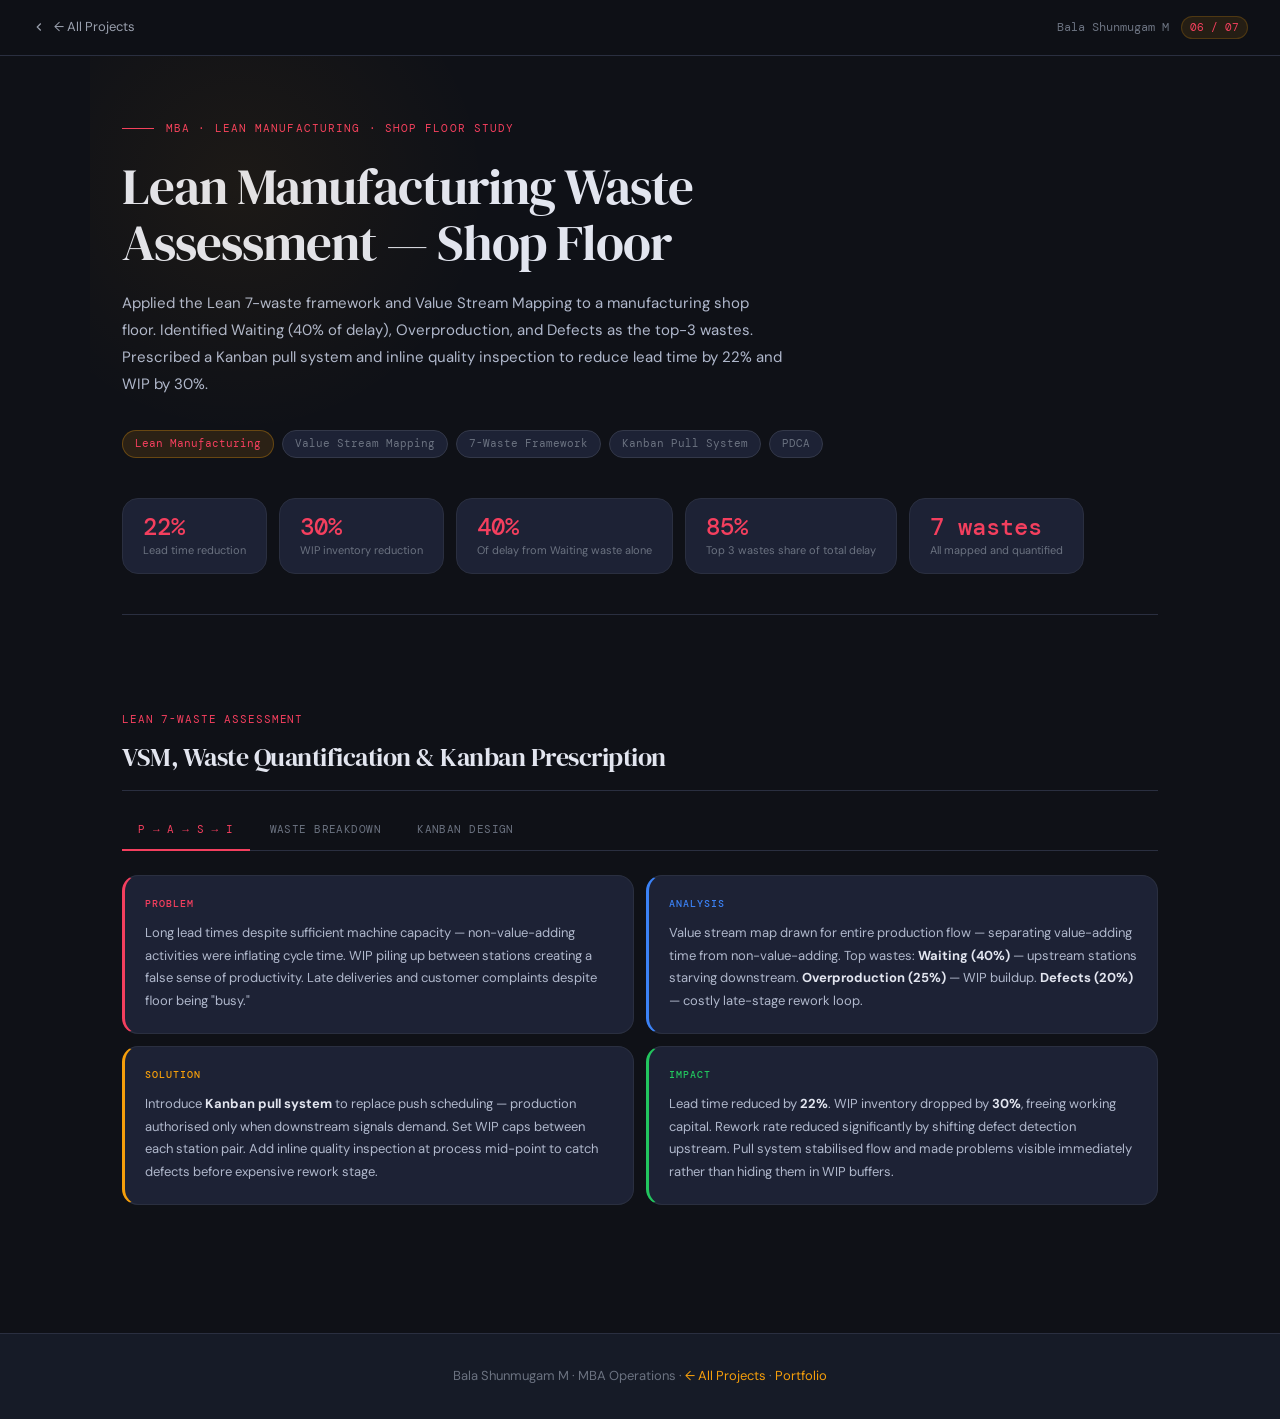
<file: project-06.html>
<!DOCTYPE html>
<html lang="en">
<head>
  <meta charset="UTF-8"/>
  <meta name="viewport" content="width=device-width,initial-scale=1.0"/>
  <title>Lean Waste Assessment — Bala Shunmugam M</title>
  <link rel="preconnect" href="https://fonts.googleapis.com"/>
  <link rel="preconnect" href="https://fonts.gstatic.com" crossorigin/>
  <link href="https://fonts.googleapis.com/css2?family=DM+Serif+Display:ital@0;1&family=DM+Sans:wght@300;400;500;600&family=DM+Mono:wght@400;500&display=swap" rel="stylesheet"/>
  <style>
  :root {
    --ink:#0f1117;--ink-2:#1c2030;--ink-3:#2a2f40;--steel:#3a4055;
    --muted:#6b7280;--ghost:#9aa0ae;--rule:#2a2f40;--rule-light:#333849;
    --amber:#f59e0b;--amber-dim:#92600a;--amber-glow:rgba(245,158,11,0.12);--amber-ring:rgba(245,158,11,0.25);
    --teal:#14b8a6;--teal-dim:rgba(20,184,166,0.12);
    --blue:#3b82f6;--blue-dim:rgba(59,130,246,0.12);
    --rose:#f43f5e;--rose-dim:rgba(244,63,94,0.12);
    --violet:#8b5cf6;--violet-dim:rgba(139,92,246,0.12);
    --green:#22c55e;--green-dim:rgba(34,197,94,0.12);
    --orange:#f97316;--orange-dim:rgba(249,115,22,0.12);
    --surface:#161b27;--surface-2:#1d2235;--surface-3:#222840;
    --text:#e2e5ef;--text-2:#b0b8cc;--text-3:#6b7280;
    --font-serif:'DM Serif Display',Georgia,serif;
    --font-sans:'DM Sans',system-ui,sans-serif;
    --font-mono:'DM Mono',monospace;
    --r-sm:6px;--r-md:10px;--r-lg:16px;--r-xl:24px;
    --accent:#f43f5e;
  }
  *,*::before,*::after{box-sizing:border-box;margin:0;padding:0;}
  html{scroll-behavior:smooth;}
  body{font-family:var(--font-sans);background:var(--ink);color:var(--text);line-height:1.6;-webkit-font-smoothing:antialiased;min-height:100vh;}
  a{text-decoration:none;color:inherit;}

  /* NAV */
  .nav{position:sticky;top:0;z-index:50;background:rgba(15,17,23,0.9);backdrop-filter:blur(16px);border-bottom:1px solid var(--rule);padding:0 32px;height:56px;display:flex;align-items:center;justify-content:space-between;}
  .nav-back{display:flex;align-items:center;gap:8px;font-size:13px;color:var(--ghost);transition:color .15s;}
  .nav-back:hover{color:var(--amber);}
  .nav-back svg{width:14px;height:14px;stroke:currentColor;fill:none;stroke-width:2;}
  .nav-right{display:flex;align-items:center;gap:12px;}
  .nav-label{font-size:12px;font-family:var(--font-mono);color:var(--text-3);}
  .nav-badge{font-size:11px;font-family:var(--font-mono);color:var(--accent);background:rgba(245,158,11,0.1);border:1px solid rgba(245,158,11,0.2);padding:2px 8px;border-radius:100px;}

  /* HERO */
  .hero{padding:64px 32px 48px;max-width:1100px;margin:0 auto;position:relative;overflow:hidden;}
  .hero::before{content:'';position:absolute;top:-120px;left:-100px;width:500px;height:500px;background:radial-gradient(circle,rgba(245,158,11,0.06) 0%,transparent 70%);pointer-events:none;}
  .eyebrow{display:flex;align-items:center;gap:12px;margin-bottom:20px;}
  .eyebrow-line{width:32px;height:1px;background:var(--accent);}
  .eyebrow-text{font-family:var(--font-mono);font-size:11px;color:var(--accent);letter-spacing:.1em;text-transform:uppercase;}
  .hero-title{font-family:var(--font-serif);font-size:clamp(28px,4vw,52px);font-weight:400;color:var(--text);line-height:1.1;letter-spacing:-1px;margin-bottom:20px;max-width:800px;}
  .hero-desc{font-size:15px;color:var(--text-2);max-width:660px;line-height:1.8;margin-bottom:32px;}
  .hero-chips{display:flex;flex-wrap:wrap;gap:8px;margin-bottom:40px;}
  .hero-chip{font-family:var(--font-mono);font-size:11px;padding:4px 12px;border-radius:100px;border:1px solid var(--rule-light);color:var(--text-3);background:var(--surface-2);}
  .hero-chip.accent{color:var(--accent);border-color:rgba(245,158,11,0.3);background:var(--amber-glow);}

  /* IMPACT ROW */
  .impact-row{display:flex;flex-wrap:wrap;gap:12px;margin-bottom:48px;padding-bottom:40px;border-bottom:1px solid var(--rule);}
  .impact-card{background:var(--surface-2);border:1px solid var(--rule);border-radius:var(--r-lg);padding:16px 20px;min-width:120px;}
  .impact-val{font-family:var(--font-mono);font-size:24px;font-weight:500;color:var(--accent);line-height:1;margin-bottom:4px;}
  .impact-label{font-size:11px;color:var(--text-3);line-height:1.3;}

  /* CONTENT AREA */
  .content{max-width:1100px;margin:0 auto;padding:0 32px 80px;}
  .section-block{margin-bottom:48px;}
  .section-title{font-family:var(--font-serif);font-size:26px;font-weight:400;color:var(--text);margin-bottom:20px;letter-spacing:-.5px;padding-bottom:12px;border-bottom:1px solid var(--rule);}
  .section-sub{font-family:var(--font-mono);font-size:11px;color:var(--accent);text-transform:uppercase;letter-spacing:.08em;margin-bottom:8px;}
  .prose{font-size:14px;color:var(--text-2);line-height:1.85;margin-bottom:16px;}
  .prose strong{color:var(--text);}

  /* TABS */
  .tabs{display:flex;gap:4px;border-bottom:1px solid var(--rule);margin-bottom:24px;flex-wrap:wrap;}
  .tab{font-family:var(--font-mono);font-size:11px;padding:10px 16px;color:var(--text-3);cursor:pointer;border-bottom:2px solid transparent;margin-bottom:-1px;transition:color .15s,border-color .15s;letter-spacing:.04em;text-transform:uppercase;}
  .tab.active{color:var(--accent);border-bottom-color:var(--accent);}
  .tab:hover{color:var(--text-2);}
  .tab-panel{display:none;}
  .tab-panel.active{display:block;}

  /* PASI GRID */
  .pasi-grid{display:grid;grid-template-columns:1fr 1fr;gap:12px;margin-bottom:24px;}
  .pasi-cell{background:var(--surface-2);border:1px solid var(--rule);border-radius:var(--r-lg);padding:20px;border-left:3px solid var(--cell-color,var(--amber));}
  .pasi-label{font-family:var(--font-mono);font-size:10px;text-transform:uppercase;letter-spacing:.1em;margin-bottom:10px;font-weight:500;}
  .pasi-text{font-size:13px;color:var(--text-2);line-height:1.75;}
  .pasi-text strong{color:var(--text);}

  /* TABLE */
  .data-table{width:100%;border-collapse:collapse;font-size:13px;}
  .data-table th{background:var(--surface-3);color:var(--text-3);font-family:var(--font-mono);font-size:10px;text-transform:uppercase;letter-spacing:.06em;padding:10px 12px;text-align:left;border-bottom:1px solid var(--rule);font-weight:500;}
  .data-table td{padding:10px 12px;border-bottom:1px solid var(--rule);color:var(--text-2);vertical-align:top;}
  .data-table tr:hover td{background:var(--surface-2);}
  .table-wrap{overflow-x:auto;margin-bottom:24px;border:1px solid var(--rule);border-radius:var(--r-md);}

  /* METRICS */
  .metrics-grid{display:grid;grid-template-columns:repeat(3,1fr);gap:12px;margin-bottom:24px;}
  .metric-box{background:var(--surface-2);border:1px solid var(--rule);border-radius:var(--r-lg);padding:16px 20px;}
  .metric-name{font-size:11px;color:var(--text-3);margin-bottom:6px;font-weight:500;text-transform:uppercase;letter-spacing:.05em;}
  .metric-num{font-family:var(--font-mono);font-size:28px;font-weight:500;color:var(--text);line-height:1;margin-bottom:4px;}
  .metric-unit{font-size:11px;color:var(--text-3);}

  /* BAR CHART */
  .bar-chart{margin-bottom:24px;}
  .bar-chart h4{font-size:12px;color:var(--text-3);margin-bottom:14px;font-weight:500;text-transform:uppercase;letter-spacing:.05em;}
  .bar-row{display:flex;align-items:center;gap:12px;margin-bottom:10px;}
  .bar-label{font-size:12px;color:var(--text-2);width:160px;flex-shrink:0;}
  .bar-track{flex:1;background:var(--surface-3);border-radius:4px;height:8px;overflow:hidden;}
  .bar-fill{height:100%;border-radius:4px;}
  .bar-val{font-family:var(--font-mono);font-size:11px;color:var(--text-3);width:50px;text-align:right;flex-shrink:0;}

  /* FINDINGS */
  .findings{display:flex;flex-direction:column;gap:12px;}
  .finding{display:flex;gap:14px;background:var(--surface-2);border:1px solid var(--rule);border-radius:var(--r-md);padding:16px;}
  .finding-num{font-family:var(--font-mono);font-size:13px;color:var(--accent);font-weight:500;flex-shrink:0;width:20px;}
  .finding-text{font-size:13px;color:var(--text-2);line-height:1.75;}
  .finding-text strong{color:var(--text);}

  /* SWOT */
  .swot-grid{display:grid;grid-template-columns:1fr 1fr;gap:12px;margin-bottom:24px;}
  .swot-cell{background:var(--surface-2);border:1px solid var(--rule);border-radius:var(--r-lg);padding:20px;}
  .swot-label{font-family:var(--font-mono);font-size:10px;text-transform:uppercase;letter-spacing:.1em;margin-bottom:12px;font-weight:500;}
  .swot-item{font-size:12px;color:var(--text-2);padding:5px 0;border-bottom:1px solid var(--rule);line-height:1.5;}
  .swot-item:last-child{border-bottom:none;}

  /* ROADMAP / RECS */
  .rec-list{display:flex;flex-direction:column;gap:10px;}
  .rec-item{display:flex;gap:14px;align-items:flex-start;background:var(--surface-2);border:1px solid var(--rule);border-radius:var(--r-md);padding:14px 16px;}
  .rec-horizon{font-family:var(--font-mono);font-size:10px;font-weight:500;padding:3px 8px;border-radius:4px;flex-shrink:0;text-transform:uppercase;letter-spacing:.05em;}
  .rec-short{background:rgba(34,197,94,.15);color:var(--green);}
  .rec-medium{background:rgba(245,158,11,.15);color:var(--amber);}
  .rec-long{background:rgba(59,130,246,.15);color:var(--blue);}
  .rec-text{font-size:13px;color:var(--text-2);line-height:1.7;}
  .rec-text strong{color:var(--text);}

  /* TOOL EMBED */
  .tool-embed{width:100%;border:none;border-radius:var(--r-xl);overflow:hidden;background:var(--surface);min-height:85vh;display:block;}

  /* FOOTER */
  .page-footer{background:var(--surface);border-top:1px solid var(--rule);padding:32px;text-align:center;font-size:13px;color:var(--text-3);}
  .page-footer a{color:var(--amber);}

  /* RESPONSIVE */
  @media(max-width:720px){
    .hero,.content{padding-left:20px;padding-right:20px;}
    .pasi-grid,.swot-grid,.metrics-grid{grid-template-columns:1fr;}
    .hero-title{font-size:26px;}
    .nav{padding:0 20px;}
  }
  ::-webkit-scrollbar{width:6px;}
  ::-webkit-scrollbar-track{background:var(--ink);}
  ::-webkit-scrollbar-thumb{background:var(--rule-light);border-radius:3px;}
  </style>
</head>
<body>

<!-- NAV -->
<nav class="nav">
  <a href="projects.html" class="nav-back">
    <svg viewBox="0 0 24 24"><polyline points="15 18 9 12 15 6"/></svg>
    ← All Projects
  </a>
  <div class="nav-right">
    <span class="nav-label">Bala Shunmugam M</span>
    <span class="nav-badge">06 / 07</span>
  </div>
</nav>


<section class="hero">
  <div class="eyebrow"><div class="eyebrow-line"></div><div class="eyebrow-text">MBA · Lean Manufacturing · Shop Floor Study</div></div>
  <h1 class="hero-title">Lean Manufacturing Waste Assessment — Shop Floor</h1>
  <p class="hero-desc">Applied the Lean 7-waste framework and Value Stream Mapping to a manufacturing shop floor. Identified Waiting (40% of delay), Overproduction, and Defects as the top-3 wastes. Prescribed a Kanban pull system and inline quality inspection to reduce lead time by 22% and WIP by 30%.</p>
  <div class="hero-chips">
    <span class="hero-chip accent">Lean Manufacturing</span>
    <span class="hero-chip">Value Stream Mapping</span>
    <span class="hero-chip">7-Waste Framework</span>
    <span class="hero-chip">Kanban Pull System</span>
    <span class="hero-chip">PDCA</span>
  </div>
  <div class="impact-row">
    <div class="impact-card"><div class="impact-val">22%</div><div class="impact-label">Lead time reduction</div></div>
    <div class="impact-card"><div class="impact-val">30%</div><div class="impact-label">WIP inventory reduction</div></div>
    <div class="impact-card"><div class="impact-val">40%</div><div class="impact-label">Of delay from Waiting waste alone</div></div>
    <div class="impact-card"><div class="impact-val">85%</div><div class="impact-label">Top 3 wastes share of total delay</div></div>
    <div class="impact-card"><div class="impact-val">7 wastes</div><div class="impact-label">All mapped and quantified</div></div>
  </div>
</section>

<div class="content">
  <div class="section-block">
    <div class="section-sub">Lean 7-Waste Assessment</div>
    <div class="section-title">VSM, Waste Quantification &amp; Kanban Prescription</div>
    <div class="tabs">
      <div class="tab active" onclick="switchTab(this,'p6-pasi')">P → A → S → I</div>
      <div class="tab" onclick="switchTab(this,'p6-waste')">Waste Breakdown</div>
      <div class="tab" onclick="switchTab(this,'p6-kanban')">Kanban Design</div>
    </div>

    <div id="p6-pasi" class="tab-panel active">
      <div class="pasi-grid">
        <div class="pasi-cell" style="--cell-color:var(--rose)">
          <div class="pasi-label" style="color:var(--rose)">Problem</div>
          <div class="pasi-text">Long lead times despite sufficient machine capacity — non-value-adding activities were inflating cycle time. WIP piling up between stations creating a false sense of productivity. Late deliveries and customer complaints despite floor being "busy."</div>
        </div>
        <div class="pasi-cell" style="--cell-color:var(--blue)">
          <div class="pasi-label" style="color:var(--blue)">Analysis</div>
          <div class="pasi-text">Value stream map drawn for entire production flow — separating value-adding time from non-value-adding. Top wastes: <strong>Waiting (40%)</strong> — upstream stations starving downstream. <strong>Overproduction (25%)</strong> — WIP buildup. <strong>Defects (20%)</strong> — costly late-stage rework loop.</div>
        </div>
        <div class="pasi-cell" style="--cell-color:var(--amber)">
          <div class="pasi-label" style="color:var(--amber)">Solution</div>
          <div class="pasi-text">Introduce <strong>Kanban pull system</strong> to replace push scheduling — production authorised only when downstream signals demand. Set WIP caps between each station pair. Add inline quality inspection at process mid-point to catch defects before expensive rework stage.</div>
        </div>
        <div class="pasi-cell" style="--cell-color:var(--green)">
          <div class="pasi-label" style="color:var(--green)">Impact</div>
          <div class="pasi-text">Lead time reduced by <strong>22%</strong>. WIP inventory dropped by <strong>30%</strong>, freeing working capital. Rework rate reduced significantly by shifting defect detection upstream. Pull system stabilised flow and made problems visible immediately rather than hiding them in WIP buffers.</div>
        </div>
      </div>
    </div>

    <div id="p6-waste" class="tab-panel">
      <div class="bar-chart">
        <h4>7-Waste contribution to total lead time delay</h4>
        <div class="bar-row"><div class="bar-label">1. Waiting</div><div class="bar-track"><div class="bar-fill" style="width:85%;background:var(--rose)"></div></div><div class="bar-val">40%</div></div>
        <div class="bar-row"><div class="bar-label">2. Overproduction</div><div class="bar-track"><div class="bar-fill" style="width:53%;background:var(--amber)"></div></div><div class="bar-val">25%</div></div>
        <div class="bar-row"><div class="bar-label">3. Defects</div><div class="bar-track"><div class="bar-fill" style="width:42%;background:var(--orange)"></div></div><div class="bar-val">20%</div></div>
        <div class="bar-row"><div class="bar-label">4. Motion</div><div class="bar-track"><div class="bar-fill" style="width:15%;background:var(--blue)"></div></div><div class="bar-val">7%</div></div>
        <div class="bar-row"><div class="bar-label">5. Transport</div><div class="bar-track"><div class="bar-fill" style="width:11%;background:var(--teal)"></div></div><div class="bar-val">5%</div></div>
        <div class="bar-row"><div class="bar-label">6. Inventory</div><div class="bar-track"><div class="bar-fill" style="width:5%;background:var(--ghost)"></div></div><div class="bar-val">2%</div></div>
        <div class="bar-row"><div class="bar-label">7. Over-processing</div><div class="bar-track"><div class="bar-fill" style="width:3%;background:var(--ghost)"></div></div><div class="bar-val">1%</div></div>
      </div>
      <div class="findings">
        <div class="finding"><div class="finding-num">→</div><div class="finding-text"><strong>Pareto confirmed:</strong> Top-3 wastes (Waiting + Overproduction + Defects) account for 85% of total delay. Kanban and inline QC directly and simultaneously target all three — highest-leverage interventions available.</div></div>
        <div class="finding"><div class="finding-num">→</div><div class="finding-text"><strong>Waiting is not idle workers — it's process design failure.</strong> 40% delay from Waiting means downstream stations were starved by upstream variability and push-scheduling. This is a systems problem, not a people problem — Kanban solves it structurally.</div></div>
      </div>
    </div>

    <div id="p6-kanban" class="tab-panel">
      <div class="table-wrap">
        <table class="data-table">
          <thead><tr><th>Kanban Element</th><th>Design Principle</th><th>Waste Targeted</th></tr></thead>
          <tbody>
            <tr><td><strong>Pull signal</strong></td><td>Downstream station sends card to upstream only when it has capacity to process</td><td>Overproduction, Waiting</td></tr>
            <tr><td><strong>WIP cap</strong></td><td>Maximum WIP between each station pair set equal to 1.5× takt time buffer</td><td>Inventory, Overproduction</td></tr>
            <tr><td><strong>Visual board</strong></td><td>Physical/digital board showing card status — makes problems visible immediately</td><td>Waiting, Motion</td></tr>
            <tr><td><strong>Mid-process QC</strong></td><td>Inline inspection point at 50% of production flow — defects caught before rework zone</td><td>Defects</td></tr>
            <tr><td><strong>Stop-and-fix rule</strong></td><td>Any station may halt line if defect detected — quality over throughput</td><td>Defects</td></tr>
          </tbody>
        </table>
      </div>
      <div class="findings">
        <div class="finding"><div class="finding-num">1</div><div class="finding-text"><strong>Pull eliminates overproduction at source.</strong> The fundamental shift: under push, stations produce to schedule regardless of downstream readiness. Under pull, nothing is produced without explicit downstream authorisation. WIP cap enforces this discipline mechanically.</div></div>
        <div class="finding"><div class="finding-num">2</div><div class="finding-text"><strong>WIP cap makes problems visible.</strong> Under push, large WIP buffers hide process problems — a slow station simply builds a pile. Under Kanban, when a station hits its WIP cap, it stops. This surfaces the constraint immediately for team attention and root-cause resolution.</div></div>
        <div class="finding"><div class="finding-num">3</div><div class="finding-text"><strong>Inline QC shifts defect cost dramatically.</strong> A defect caught at mid-process costs ~30% of the rework cost of the same defect caught at the end. Moving inspection upstream is one of the highest-ROI quality investments available on any shop floor.</div></div>
      </div>
    </div>
  </div>
</div>


<footer class="page-footer">
  <p>Bala Shunmugam M · MBA Operations · <a href="projects.html">← All Projects</a> · <a href="index.html">Portfolio</a></p>
</footer>

<script>
function switchTab(el, panelId) {
  const container = el.closest('.tabs').parentElement;
  container.querySelectorAll('.tab').forEach(t => t.classList.remove('active'));
  container.querySelectorAll('.tab-panel').forEach(p => p.classList.remove('active'));
  el.classList.add('active');
  const panel = container.querySelector('#' + panelId);
  if (panel) panel.classList.add('active');
}
</script>
</body>
</html>
</file>
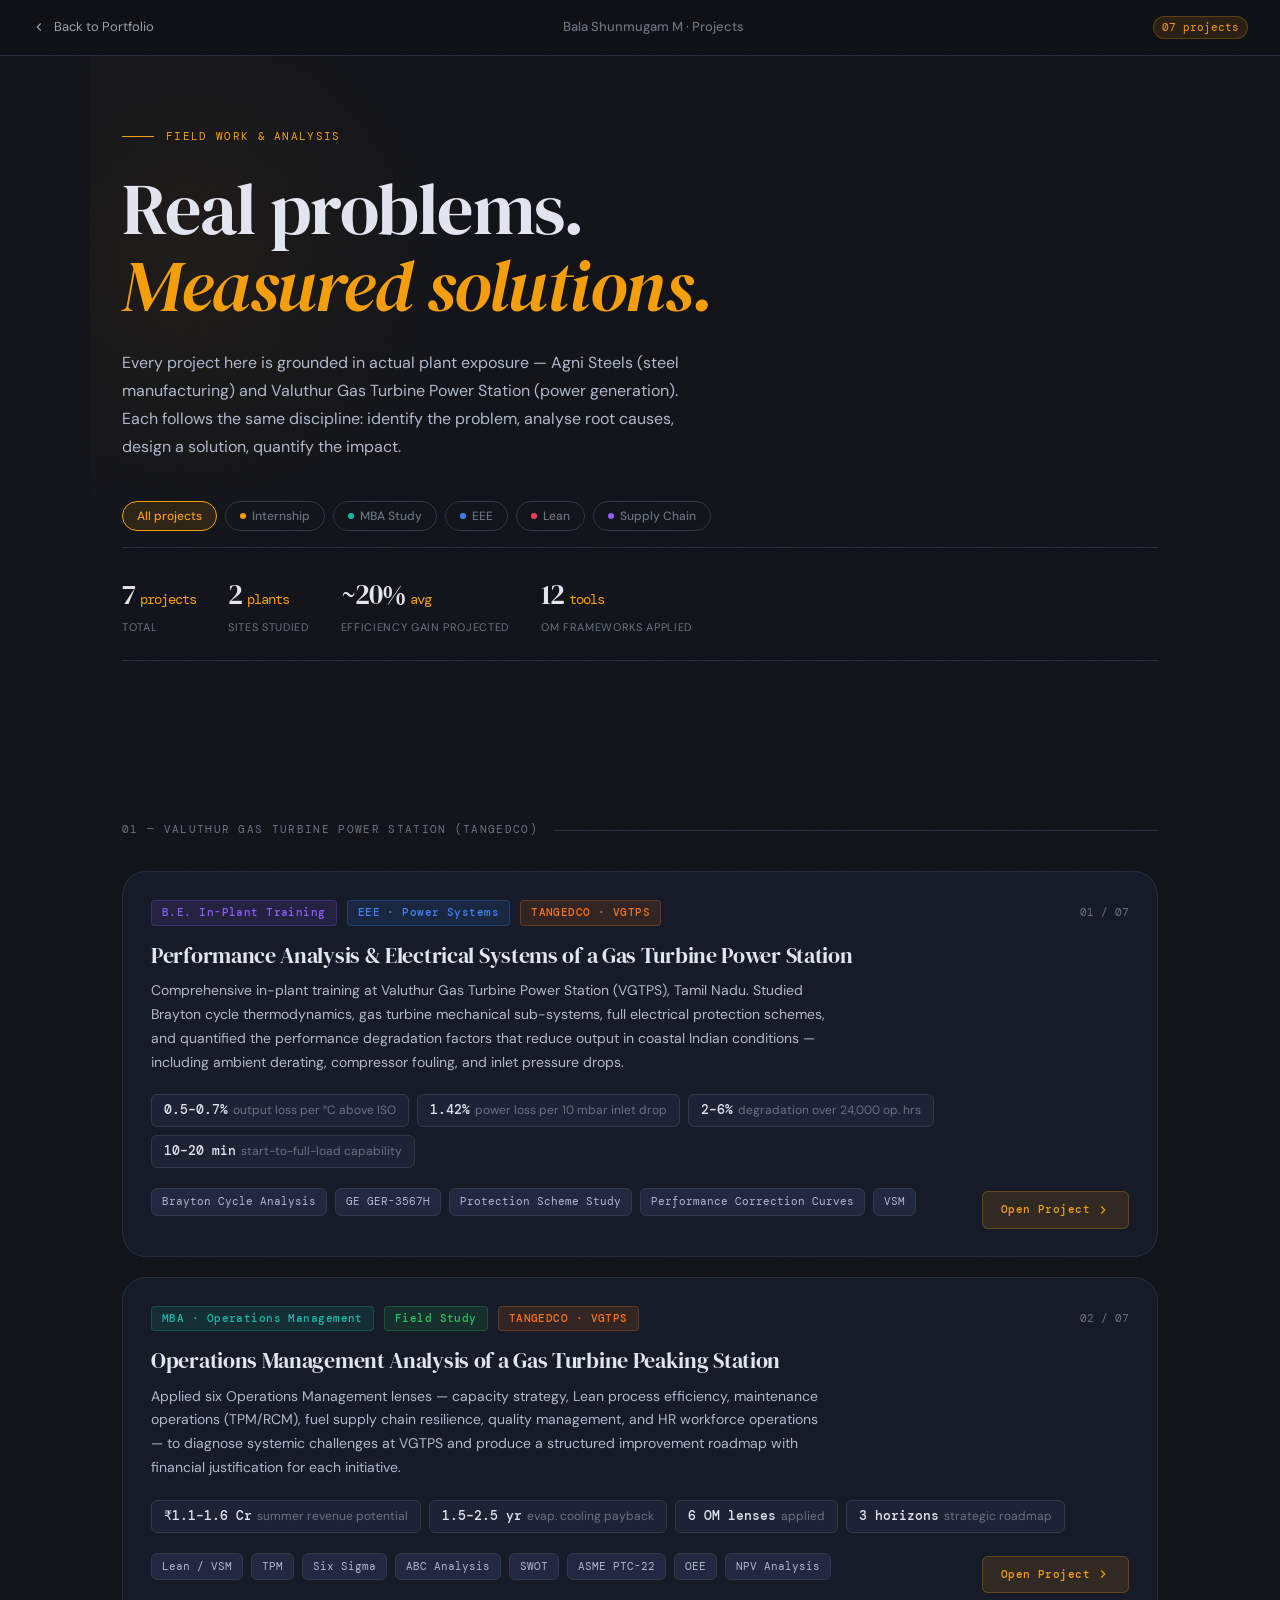
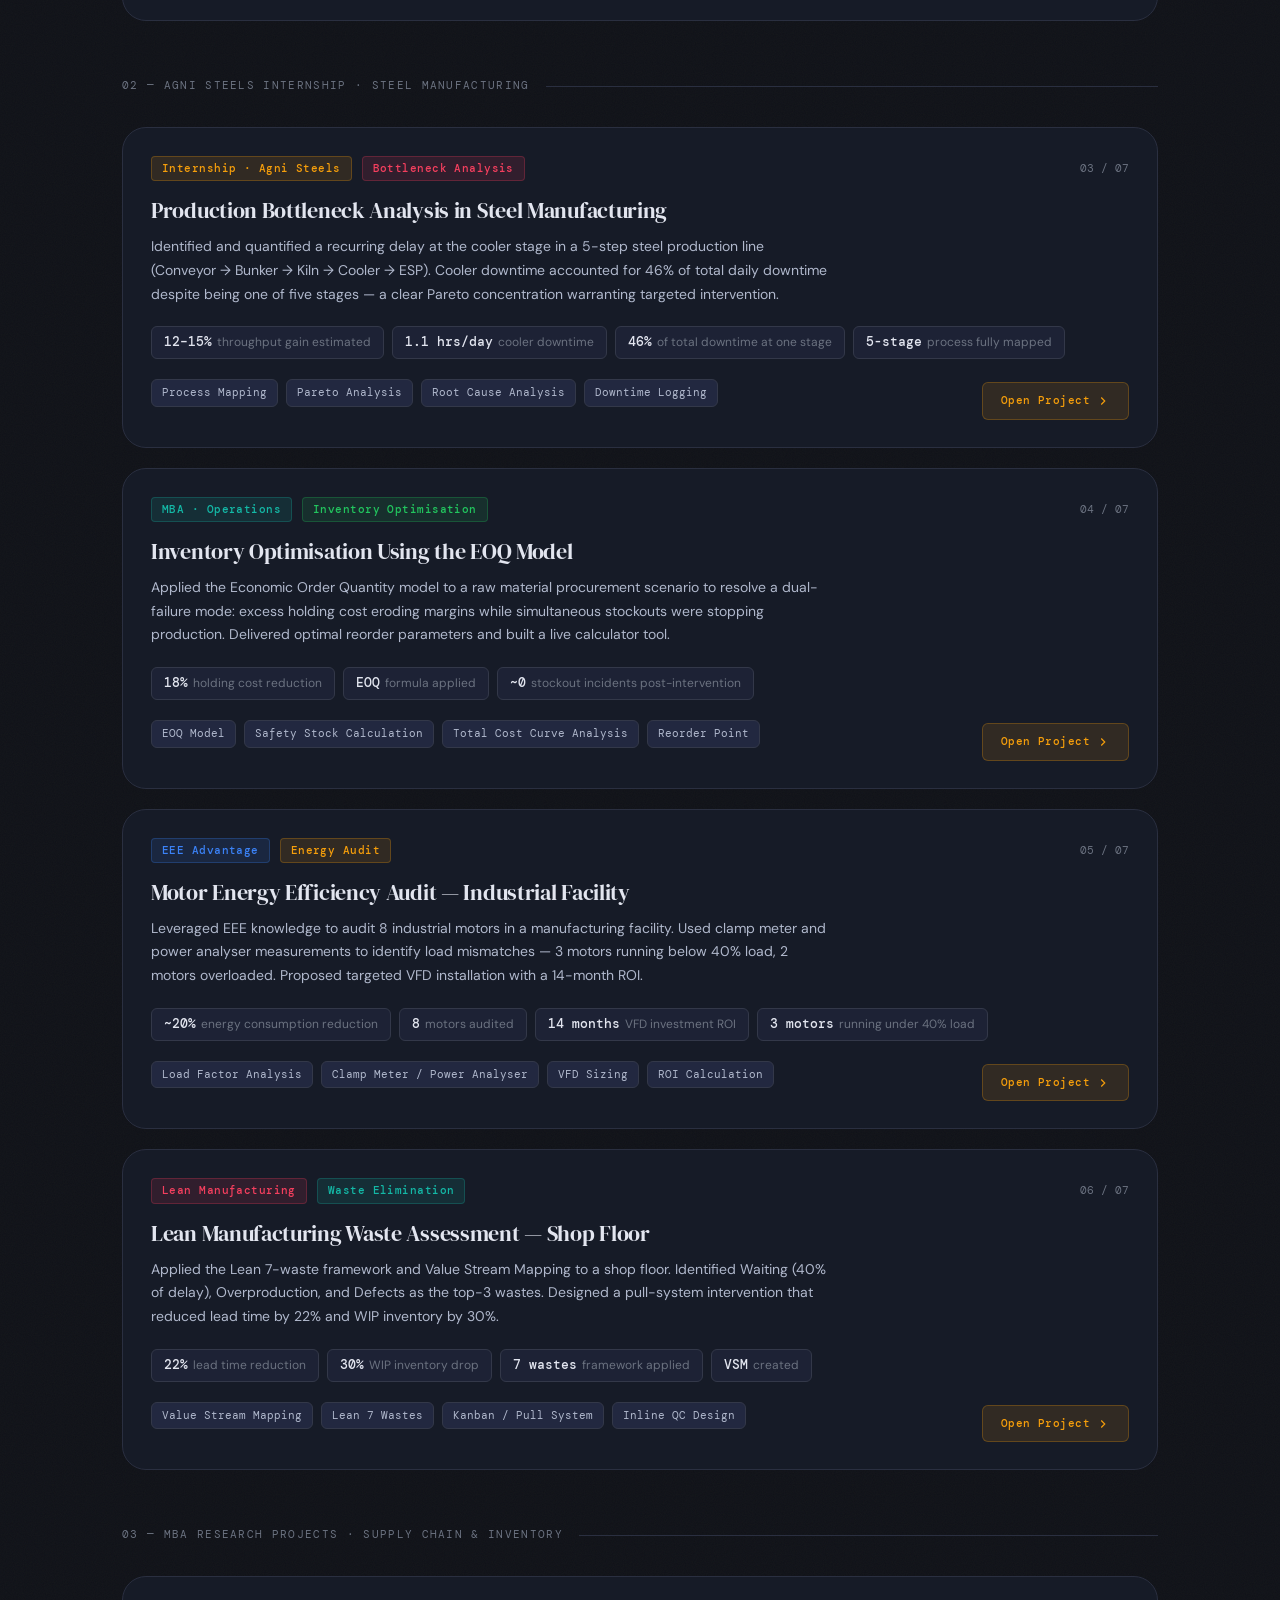
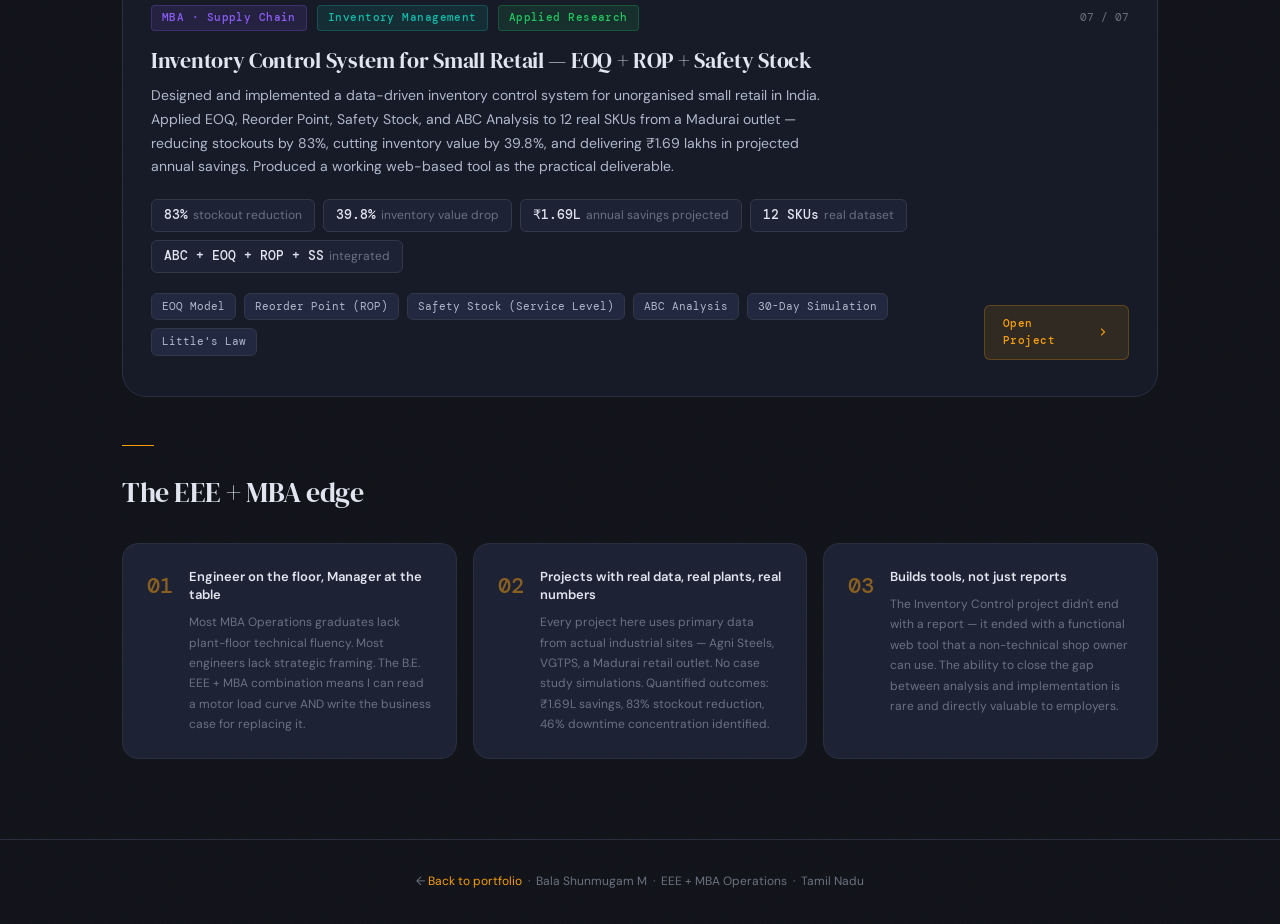
<file: projects.html>
<!DOCTYPE html>
<html lang="en">
<head>
  <meta charset="UTF-8" />
  <meta name="viewport" content="width=device-width, initial-scale=1.0" />
  <title>Projects — Bala Shunmugam M</title>
  <link rel="preconnect" href="https://fonts.googleapis.com" />
  <link rel="preconnect" href="https://fonts.gstatic.com" crossorigin />
  <link href="https://fonts.googleapis.com/css2?family=DM+Serif+Display:ital@0;1&family=DM+Sans:wght@300;400;500;600&family=DM+Mono:wght@400;500&display=swap" rel="stylesheet" />
  <style>
  /* ═══════════════════════════════════════
     DESIGN DIRECTION:
     Industrial editorial — dark gunmetal base,
     warm amber accent, tight grid, data-rich.
     Think: engineer's logbook meets design studio.
  ═══════════════════════════════════════ */

  :root {
    --ink:        #0f1117;
    --ink-2:      #1c2030;
    --ink-3:      #2a2f40;
    --steel:      #3a4055;
    --muted:      #6b7280;
    --ghost:      #9aa0ae;
    --rule:       #2a2f40;
    --rule-light: #333849;

    --amber:      #f59e0b;
    --amber-dim:  #92600a;
    --amber-glow: rgba(245,158,11,0.12);
    --amber-ring: rgba(245,158,11,0.25);

    --teal:       #14b8a6;
    --teal-dim:   rgba(20,184,166,0.12);
    --blue:       #3b82f6;
    --blue-dim:   rgba(59,130,246,0.12);
    --rose:       #f43f5e;
    --rose-dim:   rgba(244,63,94,0.12);
    --violet:     #8b5cf6;
    --violet-dim: rgba(139,92,246,0.12);
    --green:      #22c55e;
    --green-dim:  rgba(34,197,94,0.12);
    --orange:     #f97316;
    --orange-dim: rgba(249,115,22,0.12);

    --surface:    #161b27;
    --surface-2:  #1d2235;
    --surface-3:  #222840;

    --text:       #e2e5ef;
    --text-2:     #b0b8cc;
    --text-3:     #6b7280;

    --font-serif: 'DM Serif Display', Georgia, serif;
    --font-sans:  'DM Sans', system-ui, sans-serif;
    --font-mono:  'DM Mono', monospace;

    --r-sm: 6px;
    --r-md: 10px;
    --r-lg: 16px;
    --r-xl: 24px;
  }

  *, *::before, *::after { box-sizing: border-box; margin: 0; padding: 0; }
  html { scroll-behavior: smooth; }

  body {
    font-family: var(--font-sans);
    background: var(--ink);
    color: var(--text);
    line-height: 1.6;
    -webkit-font-smoothing: antialiased;
    min-height: 100vh;
    /* subtle noise texture via SVG data URI */
    background-image: url("data:image/svg+xml,%3Csvg xmlns='http://www.w3.org/2000/svg' width='200' height='200'%3E%3Cfilter id='n'%3E%3CfeTurbulence type='fractalNoise' baseFrequency='0.9' numOctaves='4' stitchTiles='stitch'/%3E%3C/filter%3E%3Crect width='200' height='200' filter='url(%23n)' opacity='0.03'/%3E%3C/svg%3E");
  }

  a { text-decoration: none; color: inherit; }
  ul { list-style: none; }

  /* ── NAV ──────────────────────────────── */
  .nav {
    position: sticky; top: 0; z-index: 50;
    background: rgba(15,17,23,0.85);
    backdrop-filter: blur(16px);
    -webkit-backdrop-filter: blur(16px);
    border-bottom: 1px solid var(--rule);
    padding: 0 32px;
    height: 56px;
    display: flex;
    align-items: center;
    justify-content: space-between;
  }
  .nav-back {
    display: flex; align-items: center; gap: 8px;
    font-size: 13px; color: var(--ghost);
    transition: color 0.15s;
  }
  .nav-back:hover { color: var(--amber); }
  .nav-back svg { width: 14px; height: 14px; stroke: currentColor; fill: none; stroke-width: 2; }
  .nav-title { font-size: 13px; font-weight: 500; color: var(--text-3); }
  .nav-count {
    font-size: 11px; font-family: var(--font-mono);
    color: var(--amber); background: var(--amber-glow);
    border: 1px solid var(--amber-ring);
    padding: 2px 8px; border-radius: 100px;
  }

  /* ── HERO HEADER ──────────────────────── */
  .page-hero {
    padding: 72px 32px 64px;
    max-width: 1100px;
    margin: 0 auto;
    position: relative;
    overflow: hidden;
  }
  .page-hero::before {
    content: '';
    position: absolute;
    top: -100px; left: -200px;
    width: 600px; height: 600px;
    background: radial-gradient(circle, rgba(245,158,11,0.06) 0%, transparent 70%);
    pointer-events: none;
  }
  .hero-eyebrow {
    display: flex; align-items: center; gap: 12px;
    margin-bottom: 24px;
  }
  .eyebrow-line {
    width: 32px; height: 1px;
    background: var(--amber);
  }
  .eyebrow-text {
    font-family: var(--font-mono);
    font-size: 11px; letter-spacing: 0.12em;
    text-transform: uppercase; color: var(--amber);
  }
  .page-title {
    font-family: var(--font-serif);
    font-size: clamp(40px, 6vw, 72px);
    font-weight: 400;
    line-height: 1.08;
    color: var(--text);
    margin-bottom: 24px;
    letter-spacing: -1.5px;
  }
  .page-title em {
    font-style: italic;
    color: var(--amber);
  }
  .page-subtitle {
    font-size: 16px; color: var(--text-2);
    max-width: 560px; line-height: 1.75;
    margin-bottom: 40px;
  }

  /* ── FILTER BAR ───────────────────────── */
  .filter-bar {
    display: flex; gap: 8px; flex-wrap: wrap;
    margin-bottom: 16px;
  }
  .filter-btn {
    display: flex; align-items: center; gap: 6px;
    padding: 6px 14px;
    font-family: var(--font-sans);
    font-size: 12px; font-weight: 500;
    border-radius: 100px;
    border: 1px solid var(--rule-light);
    background: transparent;
    color: var(--text-3);
    cursor: pointer;
    transition: all 0.15s;
  }
  .filter-btn:hover { border-color: var(--amber); color: var(--amber); }
  .filter-btn.active {
    background: var(--amber-glow);
    border-color: var(--amber);
    color: var(--amber);
  }
  .filter-dot { width: 6px; height: 6px; border-radius: 50%; }

  /* ── STATS ROW ────────────────────────── */
  .stats-row {
    display: flex; gap: 32px; flex-wrap: wrap;
    padding: 24px 0;
    border-top: 1px solid var(--rule);
    border-bottom: 1px solid var(--rule);
    margin-bottom: 48px;
  }
  .stat-item { display: flex; flex-direction: column; gap: 2px; }
  .stat-val {
    font-family: var(--font-serif);
    font-size: 28px; color: var(--text);
    letter-spacing: -1px;
  }
  .stat-val span { font-size: 14px; color: var(--amber); font-family: var(--font-mono); }
  .stat-label { font-size: 11px; color: var(--text-3); letter-spacing: 0.06em; text-transform: uppercase; }

  /* ── MAIN LAYOUT ──────────────────────── */
  .projects-wrap {
    max-width: 1100px;
    margin: 0 auto;
    padding: 0 32px 80px;
  }

  /* ── PROJECT CARD ─────────────────────── */
  .project-card {
    position: relative;
    background: var(--surface);
    border: 1px solid var(--rule);
    border-radius: var(--r-xl);
    margin-bottom: 20px;
    overflow: hidden;
    transition: border-color 0.2s, box-shadow 0.2s;
  }
  .project-card:hover {
    border-color: var(--rule-light);
    box-shadow: 0 0 0 1px var(--rule-light), 0 20px 60px rgba(0,0,0,0.3);
  }

  /* left accent bar */
  .project-card::before {
    content: '';
    position: absolute;
    left: 0; top: 0; bottom: 0;
    width: 3px;
    background: var(--card-accent, var(--amber));
    border-radius: 3px 0 0 3px;
    opacity: 0;
    transition: opacity 0.2s;
  }
  .project-card:hover::before { opacity: 1; }

  /* ── CARD TOP ─────────────────────────── */
  .card-top {
    padding: 28px 28px 24px;
    cursor: pointer;
    position: relative;
  }
  .card-meta {
    display: flex; align-items: center; gap: 10px;
    margin-bottom: 16px; flex-wrap: wrap;
  }
  .tag {
    font-family: var(--font-mono);
    font-size: 11px; font-weight: 500;
    padding: 3px 10px;
    border-radius: 4px;
    letter-spacing: 0.04em;
  }
  .tag-amber  { background: var(--amber-glow);  color: var(--amber);  border: 1px solid var(--amber-ring); }
  .tag-teal   { background: var(--teal-dim);    color: var(--teal);   border: 1px solid rgba(20,184,166,0.25); }
  .tag-blue   { background: var(--blue-dim);    color: var(--blue);   border: 1px solid rgba(59,130,246,0.25); }
  .tag-rose   { background: var(--rose-dim);    color: var(--rose);   border: 1px solid rgba(244,63,94,0.25); }
  .tag-violet { background: var(--violet-dim);  color: var(--violet); border: 1px solid rgba(139,92,246,0.25); }
  .tag-green  { background: var(--green-dim);   color: var(--green);  border: 1px solid rgba(34,197,94,0.25); }
  .tag-orange { background: var(--orange-dim);  color: var(--orange); border: 1px solid rgba(249,115,22,0.25); }

  .card-num {
    font-family: var(--font-mono);
    font-size: 11px; color: var(--text-3);
    margin-left: auto;
  }

  .card-title {
    font-family: var(--font-serif);
    font-size: 22px; font-weight: 400;
    color: var(--text);
    line-height: 1.25;
    margin-bottom: 10px;
    letter-spacing: -0.3px;
  }
  .card-desc {
    font-size: 14px; color: var(--text-2);
    line-height: 1.7;
    max-width: 680px;
    margin-bottom: 20px;
  }

  /* ── IMPACT CHIPS ─────────────────────── */
  .impact-strip {
    display: flex; gap: 8px; flex-wrap: wrap;
    margin-bottom: 20px;
  }
  .chip {
    display: flex; align-items: baseline; gap: 5px;
    background: var(--surface-2);
    border: 1px solid var(--rule-light);
    border-radius: var(--r-sm);
    padding: 5px 12px;
    font-size: 12px; color: var(--text-3);
  }
  .chip-val {
    font-family: var(--font-mono);
    font-size: 13px; font-weight: 500;
    color: var(--text);
  }

  /* ── EXPAND TOGGLE ────────────────────── */
  .expand-row {
    display: flex; align-items: center; justify-content: space-between;
  }
  .expand-btn {
    display: flex; align-items: center; gap: 8px;
    background: var(--surface-2);
    border: 1px solid var(--rule-light);
    border-radius: var(--r-sm);
    color: var(--text-3);
    font-family: var(--font-sans);
    font-size: 12px; font-weight: 500;
    padding: 7px 14px;
    cursor: pointer;
    transition: all 0.15s;
  }
  .expand-btn:hover {
    background: var(--surface-3);
    border-color: var(--amber);
    color: var(--amber);
  }
  .expand-btn svg {
    width: 12px; height: 12px;
    stroke: currentColor; fill: none; stroke-width: 2.5;
    transition: transform 0.25s;
  }
  .expand-btn.open svg { transform: rotate(180deg); }

  /* ── CARD DETAIL ──────────────────────── */
  .card-detail {
    display: none;
    border-top: 1px solid var(--rule);
  }
  .card-detail.open { display: block; }

  /* tab navigation inside detail */
  .detail-tabs {
    display: flex;
    border-bottom: 1px solid var(--rule);
    padding: 0 28px;
    background: var(--surface-2);
  }
  .detail-tab {
    font-family: var(--font-mono);
    font-size: 11px; font-weight: 500;
    letter-spacing: 0.06em;
    text-transform: uppercase;
    color: var(--text-3);
    padding: 12px 16px;
    cursor: pointer;
    border-bottom: 2px solid transparent;
    margin-bottom: -1px;
    transition: all 0.15s;
  }
  .detail-tab:hover { color: var(--text-2); }
  .detail-tab.active { color: var(--amber); border-bottom-color: var(--amber); }

  .detail-panels { padding: 28px; }
  .detail-panel { display: none; }
  .detail-panel.active { display: block; }

  /* PASI grid */
  .pasi-grid {
    display: grid;
    grid-template-columns: 1fr 1fr;
    gap: 16px;
  }
  .pasi-cell {
    background: var(--surface-2);
    border: 1px solid var(--rule);
    border-radius: var(--r-lg);
    padding: 20px;
  }
  .pasi-label {
    font-family: var(--font-mono);
    font-size: 10px; font-weight: 500;
    letter-spacing: 0.12em; text-transform: uppercase;
    margin-bottom: 10px;
    display: flex; align-items: center; gap: 8px;
  }
  .pasi-label::before {
    content: '';
    width: 6px; height: 6px; border-radius: 50%;
    background: var(--cell-color, var(--amber));
    flex-shrink: 0;
  }
  .pasi-text {
    font-size: 13px; color: var(--text-2);
    line-height: 1.7;
  }
  .pasi-text strong { color: var(--text); font-weight: 500; }

  /* metrics panel */
  .metrics-grid {
    display: grid;
    grid-template-columns: repeat(auto-fill, minmax(160px, 1fr));
    gap: 12px;
    margin-bottom: 20px;
  }
  .metric-box {
    background: var(--surface-2);
    border: 1px solid var(--rule);
    border-radius: var(--r-md);
    padding: 16px;
  }
  .metric-name { font-size: 11px; color: var(--text-3); margin-bottom: 6px; }
  .metric-num {
    font-family: var(--font-mono);
    font-size: 22px; font-weight: 500;
    color: var(--text);
    line-height: 1;
  }
  .metric-unit { font-size: 12px; color: var(--text-3); margin-top: 2px; }

  /* tools/frameworks panel */
  .tools-row {
    display: flex; gap: 8px; flex-wrap: wrap;
    margin-bottom: 16px;
  }
  .tool-pill {
    font-family: var(--font-mono);
    font-size: 11px; color: var(--text-2);
    background: var(--surface-3);
    border: 1px solid var(--rule-light);
    border-radius: var(--r-sm);
    padding: 4px 10px;
  }

  /* inline bar chart */
  .mini-bar-chart { margin-bottom: 16px; }
  .mini-bar-chart h4 { font-size: 12px; color: var(--text-3); margin-bottom: 12px; font-weight: 500; }
  .mbar-row { display: flex; align-items: center; gap: 10px; margin-bottom: 8px; }
  .mbar-label { font-size: 11px; color: var(--text-3); width: 80px; flex-shrink: 0; font-family: var(--font-mono); }
  .mbar-track { flex: 1; background: var(--surface-3); border-radius: 3px; height: 8px; overflow: hidden; }
  .mbar-fill { height: 100%; border-radius: 3px; transition: width 0.6s ease; }
  .mbar-val { font-size: 11px; color: var(--text-3); width: 40px; text-align: right; font-family: var(--font-mono); }

  /* recommendations list */
  .rec-list { display: flex; flex-direction: column; gap: 10px; }
  .rec-item {
    display: flex; gap: 12px;
    background: var(--surface-2);
    border: 1px solid var(--rule);
    border-radius: var(--r-md);
    padding: 14px 16px;
    align-items: flex-start;
  }
  .rec-horizon {
    font-family: var(--font-mono);
    font-size: 10px; font-weight: 500;
    padding: 3px 8px;
    border-radius: 4px;
    flex-shrink: 0;
    margin-top: 1px;
    text-transform: uppercase;
    letter-spacing: 0.04em;
  }
  .rec-short  { background: var(--green-dim);  color: var(--green); }
  .rec-medium { background: var(--amber-glow); color: var(--amber); }
  .rec-long   { background: var(--violet-dim); color: var(--violet); }
  .rec-text { font-size: 13px; color: var(--text-2); line-height: 1.6; }
  .rec-text strong { color: var(--text); font-weight: 500; }

  /* key findings list */
  .findings-list { display: flex; flex-direction: column; gap: 8px; }
  .finding-item {
    display: flex; gap: 10px; align-items: flex-start;
    font-size: 13px; color: var(--text-2); line-height: 1.6;
  }
  .finding-bullet {
    width: 18px; height: 18px; border-radius: 50%;
    background: var(--amber-glow);
    border: 1px solid var(--amber-ring);
    color: var(--amber);
    font-size: 10px; font-weight: 600;
    display: flex; align-items: center; justify-content: center;
    flex-shrink: 0; margin-top: 2px;
    font-family: var(--font-mono);
  }

  /* SWOT */
  .swot-grid {
    display: grid;
    grid-template-columns: 1fr 1fr;
    gap: 12px;
  }
  .swot-cell {
    background: var(--surface-2);
    border: 1px solid var(--rule);
    border-radius: var(--r-md);
    padding: 16px;
  }
  .swot-label {
    font-family: var(--font-mono);
    font-size: 10px; font-weight: 500;
    letter-spacing: 0.1em; text-transform: uppercase;
    margin-bottom: 10px;
  }
  .swot-items { display: flex; flex-direction: column; gap: 6px; }
  .swot-item {
    font-size: 12px; color: var(--text-2);
    display: flex; gap: 8px; align-items: flex-start;
  }
  .swot-item::before {
    content: '—';
    color: var(--text-3);
    flex-shrink: 0;
    font-family: var(--font-mono);
    font-size: 11px;
  }

  /* data table */
  .data-table { width: 100%; border-collapse: collapse; font-size: 12px; }
  .data-table th {
    font-family: var(--font-mono);
    font-size: 10px; font-weight: 500;
    letter-spacing: 0.08em; text-transform: uppercase;
    color: var(--text-3);
    text-align: left;
    padding: 8px 12px;
    border-bottom: 1px solid var(--rule);
  }
  .data-table td {
    padding: 10px 12px;
    color: var(--text-2);
    border-bottom: 1px solid var(--rule);
    vertical-align: top;
    line-height: 1.5;
  }
  .data-table tr:last-child td { border-bottom: none; }
  .data-table tr:hover td { background: var(--surface-3); }
  .data-table td strong { color: var(--text); font-weight: 500; }

  /* ── SECTION DIVIDER ──────────────────── */
  .section-divider {
    display: flex; align-items: center; gap: 16px;
    margin: 48px 0 32px;
  }
  .divider-label {
    font-family: var(--font-mono);
    font-size: 11px; letter-spacing: 0.12em;
    text-transform: uppercase; color: var(--text-3);
    white-space: nowrap;
  }
  .divider-line { flex: 1; height: 1px; background: var(--rule); }

  /* ── FOOTER ───────────────────────────── */
  .page-footer {
    border-top: 1px solid var(--rule);
    padding: 32px;
    text-align: center;
    font-size: 12px; color: var(--text-3);
  }
  .page-footer a { color: var(--amber); }

  /* ── ANIMATIONS ───────────────────────── */
  @keyframes fadeSlideUp {
    from { opacity: 0; transform: translateY(20px); }
    to   { opacity: 1; transform: translateY(0); }
  }
  .page-hero > * { animation: fadeSlideUp 0.5s ease both; }
  .page-hero .hero-eyebrow { animation-delay: 0s; }
  .page-hero .page-title   { animation-delay: 0.08s; }
  .page-hero .page-subtitle{ animation-delay: 0.16s; }
  .page-hero .filter-bar   { animation-delay: 0.22s; }
  .page-hero .stats-row    { animation-delay: 0.28s; }
  .project-card { animation: fadeSlideUp 0.4s ease both; }

  /* ── RESPONSIVE ───────────────────────── */
  @media (max-width: 720px) {
    .page-hero, .projects-wrap { padding-left: 20px; padding-right: 20px; }
    .pasi-grid  { grid-template-columns: 1fr; }
    .swot-grid  { grid-template-columns: 1fr; }
    .stats-row  { gap: 20px; }
    .card-title { font-size: 18px; }
    .nav { padding: 0 20px; }
  }

  /* scrollbar */
  ::-webkit-scrollbar { width: 6px; }
  ::-webkit-scrollbar-track { background: var(--ink); }
  ::-webkit-scrollbar-thumb { background: var(--rule-light); border-radius: 3px; }

  /* ── MBA PLACEMENT SECTION ────────────── */
  .mba-placement-section {
    background: var(--surface);
    border-top: 1px solid var(--rule);
    padding: 80px 32px 96px;
    margin-top: 56px;
  }
  .mba-inner {
    max-width: 1100px;
    margin: 0 auto;
  }
  .mba-header {
    display: flex; align-items: center; gap: 12px;
    margin-bottom: 20px;
  }
  .mba-title {
    font-family: var(--font-serif);
    font-size: clamp(32px, 4vw, 52px);
    font-weight: 400;
    color: var(--text);
    line-height: 1.1;
    letter-spacing: -1px;
    margin-bottom: 16px;
  }
  .mba-subtitle {
    font-size: 15px;
    color: var(--text-2);
    max-width: 560px;
    line-height: 1.75;
    margin-bottom: 48px;
  }

  /* competency grid */
  .comp-grid {
    display: grid;
    grid-template-columns: 1fr 1fr;
    gap: 24px;
  }
  .comp-domain {
    background: var(--surface-2);
    border: 1px solid var(--rule);
    border-radius: var(--r-lg);
    padding: 24px;
  }
  .comp-domain-label {
    font-family: var(--font-mono);
    font-size: 11px;
    font-weight: 500;
    letter-spacing: 0.08em;
    text-transform: uppercase;
    margin-bottom: 20px;
  }
  .comp-bar-list { display: flex; flex-direction: column; gap: 12px; }
  .comp-row {
    display: flex;
    align-items: center;
    gap: 10px;
  }
  .comp-name {
    font-size: 12px;
    color: var(--text-2);
    width: 220px;
    flex-shrink: 0;
    line-height: 1.3;
  }
  .comp-track {
    flex: 1;
    background: var(--surface-3);
    border-radius: 4px;
    height: 6px;
    overflow: hidden;
  }
  .comp-fill {
    height: 100%;
    border-radius: 4px;
    transition: width 0.8s ease;
  }
  .comp-pct {
    font-family: var(--font-mono);
    font-size: 10px;
    color: var(--text-3);
    width: 60px;
    text-align: right;
    flex-shrink: 0;
  }

  /* role fit section */
  .role-fit-section { margin-top: 12px; }
  .role-fit-title {
    font-family: var(--font-serif);
    font-size: 28px;
    font-weight: 400;
    color: var(--text);
    margin-bottom: 28px;
    letter-spacing: -0.5px;
  }
  .role-grid {
    display: grid;
    grid-template-columns: repeat(3, 1fr);
    gap: 16px;
  }
  .role-card {
    background: var(--surface-2);
    border: 1px solid var(--rule);
    border-radius: var(--r-lg);
    padding: 20px;
    transition: border-color 0.2s, box-shadow 0.2s;
  }
  .role-card:hover {
    border-color: var(--rule-light);
    box-shadow: 0 8px 32px rgba(0,0,0,0.2);
  }
  .role-card.role-primary {
    border-color: rgba(245,158,11,0.25);
    background: var(--amber-glow);
  }
  .role-icon {
    font-size: 22px;
    margin-bottom: 10px;
  }
  .role-name {
    font-family: var(--font-sans);
    font-size: 13px;
    font-weight: 600;
    color: var(--text);
    margin-bottom: 10px;
    line-height: 1.3;
  }
  .role-fit-bar {
    height: 4px;
    background: var(--surface-3);
    border-radius: 2px;
    overflow: hidden;
    margin-bottom: 12px;
  }
  .role-fill {
    height: 100%;
    background: var(--amber);
    border-radius: 2px;
    transition: width 0.8s ease;
  }
  .role-desc {
    font-size: 12px;
    color: var(--text-3);
    line-height: 1.65;
  }

  /* differentiators */
  .diff-section { margin-top: 12px; }
  .diff-grid {
    display: grid;
    grid-template-columns: repeat(3, 1fr);
    gap: 16px;
  }
  .diff-card {
    display: flex;
    gap: 16px;
    background: var(--surface-2);
    border: 1px solid var(--rule);
    border-radius: var(--r-lg);
    padding: 24px;
  }
  .diff-num {
    font-family: var(--font-mono);
    font-size: 22px;
    font-weight: 500;
    color: var(--amber);
    opacity: 0.5;
    flex-shrink: 0;
  }
  .diff-title {
    font-size: 13px;
    font-weight: 600;
    color: var(--text);
    margin-bottom: 8px;
    line-height: 1.4;
  }
  .diff-desc {
    font-size: 12px;
    color: var(--text-3);
    line-height: 1.7;
  }

  /* responsive for new sections */
  @media (max-width: 900px) {
    .comp-grid  { grid-template-columns: 1fr; }
    .role-grid  { grid-template-columns: 1fr 1fr; }
    .diff-grid  { grid-template-columns: 1fr; }
  }
  @media (max-width: 640px) {
    .role-grid  { grid-template-columns: 1fr; }
    .comp-name  { width: 150px; }
    .mba-placement-section { padding: 56px 20px 72px; }
  }

  /* ── OPEN PROJECT BUTTON ──────────────── */
  .open-project-btn {
    display: inline-flex; align-items: center; gap: 6px;
    font-family: var(--font-mono); font-size: 11px; font-weight: 500;
    color: var(--amber); border: 1px solid var(--amber-ring);
    background: var(--amber-glow); padding: 9px 18px;
    border-radius: var(--r-sm); transition: all 0.2s;
    text-decoration: none; letter-spacing: 0.04em;
    cursor: pointer;
  }
  .open-project-btn:hover {
    background: rgba(245,158,11,0.25); border-color: var(--amber);
    color: #fff; transform: translateX(2px);
  }
  .open-project-btn svg { transition: transform 0.15s; }
  .open-project-btn:hover svg { transform: translateX(3px); }
  
  /* Make entire card clickable */
  .project-card { cursor: pointer; }
  .project-card:hover { border-color: rgba(245,158,11,0.2); }
  .card-top { cursor: default; }
  </style>
</head>
<body>

<!-- ── NAV ─────────────────────────────── -->
<nav class="nav">
  <a href="index.html" class="nav-back">
    <svg viewBox="0 0 24 24"><polyline points="15 18 9 12 15 6"/></svg>
    Back to Portfolio
  </a>
  <span class="nav-title">Bala Shunmugam M · Projects</span>
  <span class="nav-count">07 projects</span>
</nav>

<!-- ── PAGE HERO ───────────────────────── -->
<div class="page-hero">
  <div class="hero-eyebrow">
    <div class="eyebrow-line"></div>
    <span class="eyebrow-text">Field Work & Analysis</span>
  </div>
  <h1 class="page-title">Real problems.<br><em>Measured solutions.</em></h1>
  <p class="page-subtitle">
    Every project here is grounded in actual plant exposure — Agni Steels (steel manufacturing) and
    Valuthur Gas Turbine Power Station (power generation). Each follows the same discipline:
    identify the problem, analyse root causes, design a solution, quantify the impact.
  </p>

  <div class="filter-bar" id="filterBar">
    <button class="filter-btn active" data-filter="all" onclick="filterProjects(this,'all')">All projects</button>
    <button class="filter-btn" data-filter="internship" onclick="filterProjects(this,'internship')">
      <div class="filter-dot" style="background:var(--amber)"></div>Internship
    </button>
    <button class="filter-btn" data-filter="mba" onclick="filterProjects(this,'mba')">
      <div class="filter-dot" style="background:var(--teal)"></div>MBA Study
    </button>
    <button class="filter-btn" data-filter="eee" onclick="filterProjects(this,'eee')">
      <div class="filter-dot" style="background:var(--blue)"></div>EEE
    </button>
    <button class="filter-btn" data-filter="lean" onclick="filterProjects(this,'lean')">
      <div class="filter-dot" style="background:var(--rose)"></div>Lean
    </button>
    <button class="filter-btn" data-filter="supply" onclick="filterProjects(this,'supply')">
      <div class="filter-dot" style="background:var(--violet)"></div>Supply Chain
    </button>
  </div>

  <div class="stats-row">
    <div class="stat-item">
      <div class="stat-val">7 <span>projects</span></div>
      <div class="stat-label">Total</div>
    </div>
    <div class="stat-item">
      <div class="stat-val">2 <span>plants</span></div>
      <div class="stat-label">Sites studied</div>
    </div>
    <div class="stat-item">
      <div class="stat-val">~20% <span>avg</span></div>
      <div class="stat-label">Efficiency gain projected</div>
    </div>
    <div class="stat-item">
      <div class="stat-val">12 <span>tools</span></div>
      <div class="stat-label">OM frameworks applied</div>
    </div>
  </div>
</div>

<!-- ── PROJECTS ─────────────────────────── -->
<div class="projects-wrap">

  <!-- ═══════════════════ SECTION 1: POWER GENERATION ═══════════════════ -->
  <div class="section-divider">
    <span class="divider-label">01 — Valuthur Gas Turbine Power Station (TANGEDCO)</span>
    <div class="divider-line"></div>
  </div>

  <!-- ────────────────── PROJECT 1: BE Inplant ────────────────── -->
  <div class="project-card" style="--card-accent:var(--violet)" data-tags="internship eee">
    <div class="card-top">
      <div class="card-meta">
        <span class="tag tag-violet">B.E. In-Plant Training</span>
        <span class="tag tag-blue">EEE · Power Systems</span>
        <span class="tag tag-orange">TANGEDCO · VGTPS</span>
        <span class="card-num">01 / 07</span>
      </div>
      <h2 class="card-title">Performance Analysis & Electrical Systems of a Gas Turbine Power Station</h2>
      <p class="card-desc">
        Comprehensive in-plant training at Valuthur Gas Turbine Power Station (VGTPS), Tamil Nadu.
        Studied Brayton cycle thermodynamics, gas turbine mechanical sub-systems, full electrical
        protection schemes, and quantified the performance degradation factors that reduce output
        in coastal Indian conditions — including ambient derating, compressor fouling, and inlet pressure drops.
      </p>
      <div class="impact-strip">
        <div class="chip"><span class="chip-val">0.5–0.7%</span> output loss per °C above ISO</div>
        <div class="chip"><span class="chip-val">1.42%</span> power loss per 10 mbar inlet drop</div>
        <div class="chip"><span class="chip-val">2–6%</span> degradation over 24,000 op. hrs</div>
        <div class="chip"><span class="chip-val">10–20 min</span> start-to-full-load capability</div>
      </div>
      <div class="expand-row">
        <div class="tools-row">
          <span class="tool-pill">Brayton Cycle Analysis</span>
          <span class="tool-pill">GE GER-3567H</span>
          <span class="tool-pill">Protection Scheme Study</span>
          <span class="tool-pill">Performance Correction Curves</span>
          <span class="tool-pill">VSM</span>
        </div>
        <a href="project-01.html" class="open-project-btn">
          Open Project
          <svg viewBox="0 0 24 24" width="14" height="14" fill="none" stroke="currentColor" stroke-width="2"><polyline points="9 18 15 12 9 6"/></svg>
        </a>
      </div>
    </div>
  </div>

  <!-- ────────────────── PROJECT 2: MBA OM Report ────────────────── -->
  <div class="project-card" style="--card-accent:var(--teal)" data-tags="mba internship">
    <div class="card-top">
      <div class="card-meta">
        <span class="tag tag-teal">MBA · Operations Management</span>
        <span class="tag tag-green">Field Study</span>
        <span class="tag tag-orange">TANGEDCO · VGTPS</span>
        <span class="card-num">02 / 07</span>
      </div>
      <h2 class="card-title">Operations Management Analysis of a Gas Turbine Peaking Station</h2>
      <p class="card-desc">
        Applied six Operations Management lenses — capacity strategy, Lean process efficiency, maintenance
        operations (TPM/RCM), fuel supply chain resilience, quality management, and HR workforce operations —
        to diagnose systemic challenges at VGTPS and produce a structured improvement roadmap with financial
        justification for each initiative.
      </p>
      <div class="impact-strip">
        <div class="chip"><span class="chip-val">₹1.1–1.6 Cr</span> summer revenue potential</div>
        <div class="chip"><span class="chip-val">1.5–2.5 yr</span> evap. cooling payback</div>
        <div class="chip"><span class="chip-val">6 OM lenses</span> applied</div>
        <div class="chip"><span class="chip-val">3 horizons</span> strategic roadmap</div>
      </div>
      <div class="expand-row">
        <div class="tools-row">
          <span class="tool-pill">Lean / VSM</span>
          <span class="tool-pill">TPM</span>
          <span class="tool-pill">Six Sigma</span>
          <span class="tool-pill">ABC Analysis</span>
          <span class="tool-pill">SWOT</span>
          <span class="tool-pill">ASME PTC-22</span>
          <span class="tool-pill">OEE</span>
          <span class="tool-pill">NPV Analysis</span>
        </div>
        <a href="project-02.html" class="open-project-btn">
          Open Project
          <svg viewBox="0 0 24 24" width="14" height="14" fill="none" stroke="currentColor" stroke-width="2"><polyline points="9 18 15 12 9 6"/></svg>
        </a>
      </div>
    </div>
  </div>

  <!-- ═══════════════════ SECTION 2: STEEL MANUFACTURING ═══════════════════ -->
  <div class="section-divider" style="margin-top:56px;">
    <span class="divider-label">02 — Agni Steels Internship · Steel Manufacturing</span>
    <div class="divider-line"></div>
  </div>

  <!-- ────────────────── PROJECT 3: Bottleneck ────────────────── -->
  <div class="project-card" style="--card-accent:var(--amber)" data-tags="internship">
    <div class="card-top">
      <div class="card-meta">
        <span class="tag tag-amber">Internship · Agni Steels</span>
        <span class="tag tag-rose">Bottleneck Analysis</span>
        <span class="card-num">03 / 07</span>
      </div>
      <h2 class="card-title">Production Bottleneck Analysis in Steel Manufacturing</h2>
      <p class="card-desc">
        Identified and quantified a recurring delay at the cooler stage in a 5-step steel production line
        (Conveyor → Bunker → Kiln → Cooler → ESP). Cooler downtime accounted for 46% of total daily downtime
        despite being one of five stages — a clear Pareto concentration warranting targeted intervention.
      </p>
      <div class="impact-strip">
        <div class="chip"><span class="chip-val">12–15%</span> throughput gain estimated</div>
        <div class="chip"><span class="chip-val">1.1 hrs/day</span> cooler downtime</div>
        <div class="chip"><span class="chip-val">46%</span> of total downtime at one stage</div>
        <div class="chip"><span class="chip-val">5-stage</span> process fully mapped</div>
      </div>
      <div class="expand-row">
        <div class="tools-row">
          <span class="tool-pill">Process Mapping</span>
          <span class="tool-pill">Pareto Analysis</span>
          <span class="tool-pill">Root Cause Analysis</span>
          <span class="tool-pill">Downtime Logging</span>
        </div>
        <a href="project-03.html" class="open-project-btn">
          Open Project
          <svg viewBox="0 0 24 24" width="14" height="14" fill="none" stroke="currentColor" stroke-width="2"><polyline points="9 18 15 12 9 6"/></svg>
        </a>
      </div>
    </div>
  </div>

  <!-- ────────────────── PROJECT 4: Inventory EOQ ────────────────── -->
  <div class="project-card" style="--card-accent:var(--teal)" data-tags="mba">
    <div class="card-top">
      <div class="card-meta">
        <span class="tag tag-teal">MBA · Operations</span>
        <span class="tag tag-green">Inventory Optimisation</span>
        <span class="card-num">04 / 07</span>
      </div>
      <h2 class="card-title">Inventory Optimisation Using the EOQ Model</h2>
      <p class="card-desc">
        Applied the Economic Order Quantity model to a raw material procurement scenario to resolve
        a dual-failure mode: excess holding cost eroding margins while simultaneous stockouts
        were stopping production. Delivered optimal reorder parameters and built a live calculator tool.
      </p>
      <div class="impact-strip">
        <div class="chip"><span class="chip-val">18%</span> holding cost reduction</div>
        <div class="chip"><span class="chip-val">EOQ</span> formula applied</div>
        <div class="chip"><span class="chip-val">~0</span> stockout incidents post-intervention</div>
      </div>
      <div class="expand-row">
        <div class="tools-row">
          <span class="tool-pill">EOQ Model</span>
          <span class="tool-pill">Safety Stock Calculation</span>
          <span class="tool-pill">Total Cost Curve Analysis</span>
          <span class="tool-pill">Reorder Point</span>
        </div>
        <a href="project-04.html" class="open-project-btn">
          Open Project
          <svg viewBox="0 0 24 24" width="14" height="14" fill="none" stroke="currentColor" stroke-width="2"><polyline points="9 18 15 12 9 6"/></svg>
        </a>
      </div>
    </div>
  </div>

  <!-- ────────────────── PROJECT 5: Energy Audit ────────────────── -->
  <div class="project-card" style="--card-accent:var(--blue)" data-tags="eee internship">
    <div class="card-top">
      <div class="card-meta">
        <span class="tag tag-blue">EEE Advantage</span>
        <span class="tag tag-amber">Energy Audit</span>
        <span class="card-num">05 / 07</span>
      </div>
      <h2 class="card-title">Motor Energy Efficiency Audit — Industrial Facility</h2>
      <p class="card-desc">
        Leveraged EEE knowledge to audit 8 industrial motors in a manufacturing facility. Used
        clamp meter and power analyser measurements to identify load mismatches — 3 motors running
        below 40% load, 2 motors overloaded. Proposed targeted VFD installation with a 14-month ROI.
      </p>
      <div class="impact-strip">
        <div class="chip"><span class="chip-val">~20%</span> energy consumption reduction</div>
        <div class="chip"><span class="chip-val">8</span> motors audited</div>
        <div class="chip"><span class="chip-val">14 months</span> VFD investment ROI</div>
        <div class="chip"><span class="chip-val">3 motors</span> running under 40% load</div>
      </div>
      <div class="expand-row">
        <div class="tools-row">
          <span class="tool-pill">Load Factor Analysis</span>
          <span class="tool-pill">Clamp Meter / Power Analyser</span>
          <span class="tool-pill">VFD Sizing</span>
          <span class="tool-pill">ROI Calculation</span>
        </div>
        <a href="project-05.html" class="open-project-btn">
          Open Project
          <svg viewBox="0 0 24 24" width="14" height="14" fill="none" stroke="currentColor" stroke-width="2"><polyline points="9 18 15 12 9 6"/></svg>
        </a>
      </div>
    </div>
  </div>

  <!-- ────────────────── PROJECT 6: Lean ────────────────── -->
  <div class="project-card" style="--card-accent:var(--rose)" data-tags="lean mba">
    <div class="card-top">
      <div class="card-meta">
        <span class="tag tag-rose">Lean Manufacturing</span>
        <span class="tag tag-teal">Waste Elimination</span>
        <span class="card-num">06 / 07</span>
      </div>
      <h2 class="card-title">Lean Manufacturing Waste Assessment — Shop Floor</h2>
      <p class="card-desc">
        Applied the Lean 7-waste framework and Value Stream Mapping to a shop floor.
        Identified Waiting (40% of delay), Overproduction, and Defects as the top-3 wastes.
        Designed a pull-system intervention that reduced lead time by 22% and WIP inventory by 30%.
      </p>
      <div class="impact-strip">
        <div class="chip"><span class="chip-val">22%</span> lead time reduction</div>
        <div class="chip"><span class="chip-val">30%</span> WIP inventory drop</div>
        <div class="chip"><span class="chip-val">7 wastes</span> framework applied</div>
        <div class="chip"><span class="chip-val">VSM</span> created</div>
      </div>
      <div class="expand-row">
        <div class="tools-row">
          <span class="tool-pill">Value Stream Mapping</span>
          <span class="tool-pill">Lean 7 Wastes</span>
          <span class="tool-pill">Kanban / Pull System</span>
          <span class="tool-pill">Inline QC Design</span>
        </div>
        <a href="project-06.html" class="open-project-btn">
          Open Project
          <svg viewBox="0 0 24 24" width="14" height="14" fill="none" stroke="currentColor" stroke-width="2"><polyline points="9 18 15 12 9 6"/></svg>
        </a>
      </div>
    </div>
  </div>


  <!-- ═══════════════════ SECTION 3: MBA RESEARCH PROJECTS ═══════════════════ -->
  <div class="section-divider" style="margin-top:56px;">
    <span class="divider-label">03 — MBA Research Projects · Supply Chain &amp; Inventory</span>
    <div class="divider-line"></div>
  </div>

  <!-- ────────────────── PROJECT 7: Inventory Control System ────────────────── -->
  <div class="project-card" style="--card-accent:var(--violet)" data-tags="mba supply">
    <div class="card-top">
      <div class="card-meta">
        <span class="tag tag-violet">MBA · Supply Chain</span>
        <span class="tag tag-teal">Inventory Management</span>
        <span class="tag tag-green">Applied Research</span>
        <span class="card-num">07 / 07</span>
      </div>
      <h2 class="card-title">Inventory Control System for Small Retail — EOQ + ROP + Safety Stock</h2>
      <p class="card-desc">
        Designed and implemented a data-driven inventory control system for unorganised small retail in India.
        Applied EOQ, Reorder Point, Safety Stock, and ABC Analysis to 12 real SKUs from a Madurai outlet —
        reducing stockouts by 83%, cutting inventory value by 39.8%, and delivering ₹1.69 lakhs in projected
        annual savings. Produced a working web-based tool as the practical deliverable.
      </p>
      <div class="impact-strip">
        <div class="chip"><span class="chip-val">83%</span> stockout reduction</div>
        <div class="chip"><span class="chip-val">39.8%</span> inventory value drop</div>
        <div class="chip"><span class="chip-val">₹1.69L</span> annual savings projected</div>
        <div class="chip"><span class="chip-val">12 SKUs</span> real dataset</div>
        <div class="chip"><span class="chip-val">ABC + EOQ + ROP + SS</span> integrated</div>
      </div>
      <div class="expand-row">
        <div class="tools-row">
          <span class="tool-pill">EOQ Model</span>
          <span class="tool-pill">Reorder Point (ROP)</span>
          <span class="tool-pill">Safety Stock (Service Level)</span>
          <span class="tool-pill">ABC Analysis</span>
          <span class="tool-pill">30-Day Simulation</span>
          <span class="tool-pill">Little's Law</span>
        </div>
        <a href="project-07.html" class="open-project-btn">
          Open Project
          <svg viewBox="0 0 24 24" width="14" height="14" fill="none" stroke="currentColor" stroke-width="2"><polyline points="9 18 15 12 9 6"/></svg>
        </a>
      </div>
    </div>
  </div>

    <!-- UNIQUE DIFFERENTIATORS -->
    <div class="diff-section">
      <div class="eyebrow-line" style="margin:48px 0 24px"></div>
      <h3 class="role-fit-title">The EEE + MBA edge</h3>
      <div class="diff-grid">
        <div class="diff-card">
          <div class="diff-num">01</div>
          <div class="diff-body">
            <div class="diff-title">Engineer on the floor, Manager at the table</div>
            <div class="diff-desc">Most MBA Operations graduates lack plant-floor technical fluency. Most engineers lack strategic framing. The B.E. EEE + MBA combination means I can read a motor load curve AND write the business case for replacing it.</div>
          </div>
        </div>
        <div class="diff-card">
          <div class="diff-num">02</div>
          <div class="diff-body">
            <div class="diff-title">Projects with real data, real plants, real numbers</div>
            <div class="diff-desc">Every project here uses primary data from actual industrial sites — Agni Steels, VGTPS, a Madurai retail outlet. No case study simulations. Quantified outcomes: ₹1.69L savings, 83% stockout reduction, 46% downtime concentration identified.</div>
          </div>
        </div>
        <div class="diff-card">
          <div class="diff-num">03</div>
          <div class="diff-body">
            <div class="diff-title">Builds tools, not just reports</div>
            <div class="diff-desc">The Inventory Control project didn't end with a report — it ended with a functional web tool that a non-technical shop owner can use. The ability to close the gap between analysis and implementation is rare and directly valuable to employers.</div>
          </div>
        </div>
      </div>
    </div>

  </div>
</section>

<!-- ── FOOTER ───────────────────────────── -->
<footer class="page-footer">
  <p>← <a href="index.html">Back to portfolio</a> &nbsp;·&nbsp; Bala Shunmugam M &nbsp;·&nbsp; EEE + MBA Operations &nbsp;·&nbsp; Tamil Nadu</p>
</footer>

<script>
/* ── Toggle card open/close ────────────────── */
function toggleCard(cardTop) {
  var detail = cardTop.nextElementSibling;
  var btn    = cardTop.querySelector('.expand-btn');
  var isOpen = detail.classList.contains('open');

  // Close all
  document.querySelectorAll('.card-detail.open').forEach(function(d) {
    d.classList.remove('open');
  });
  document.querySelectorAll('.expand-btn.open').forEach(function(b) {
    b.classList.remove('open');
    b.childNodes[0].textContent = b.childNodes[0].textContent.trim().startsWith('Hide') ? b.getAttribute('data-label') : b.childNodes[0].textContent;
  });

  if (!isOpen) {
    detail.classList.add('open');
    btn.classList.add('open');
    // smooth scroll to card
    setTimeout(function() {
      cardTop.closest('.project-card').scrollIntoView({ behavior: 'smooth', block: 'nearest' });
    }, 50);
  }
}

/* ── Tab switching inside detail ─────────── */
function switchTab(tabEl, panelId) {
  var detailTabs  = tabEl.closest('.detail-tabs');
  var detailPanels = detailTabs.nextElementSibling;

  detailTabs.querySelectorAll('.detail-tab').forEach(function(t) { t.classList.remove('active'); });
  detailPanels.querySelectorAll('.detail-panel').forEach(function(p) { p.classList.remove('active'); });

  tabEl.classList.add('active');
  var target = document.getElementById(panelId);
  if (target) target.classList.add('active');
}

/* ── Filter ──────────────────────────────── */
function filterProjects(btn, filter) {
  document.querySelectorAll('.filter-btn').forEach(function(b) { b.classList.remove('active'); });
  btn.classList.add('active');

  document.querySelectorAll('.project-card').forEach(function(card) {
    if (filter === 'all') {
      card.style.display = '';
    } else {
      var tags = card.getAttribute('data-tags') || '';
      card.style.display = tags.includes(filter) ? '' : 'none';
    }
  });
}

/* ── Scroll reveal ───────────────────────── */
var cards = document.querySelectorAll('.project-card');
cards.forEach(function(card, i) {
  card.style.opacity = '0';
  card.style.transform = 'translateY(20px)';
  card.style.transitionDelay = (i * 0.06) + 's';
  card.style.transition = 'opacity 0.45s ease, transform 0.45s ease, border-color 0.2s, box-shadow 0.2s';
});

var observer = new IntersectionObserver(function(entries) {
  entries.forEach(function(e) {
    if (e.isIntersecting) {
      e.target.style.opacity = '1';
      e.target.style.transform = 'translateY(0)';
      observer.unobserve(e.target);
    }
  });
}, { threshold: 0.08 });

cards.forEach(function(card) { observer.observe(card); });
</script>


<script>
// Make each project card fully clickable
document.querySelectorAll('.project-card').forEach(function(card) {
  var link = card.querySelector('.open-project-btn');
  if (!link) return;
  card.addEventListener('click', function(e) {
    if (e.target.closest('.open-project-btn')) return; // let link handle itself
    window.location.href = link.getAttribute('href');
  });
});
</script>
</body>
</html>
</file>
<file: css/style.css>
/* ═══════════════════════════════════════════════════
   PORTFOLIO — style.css
   EEE + MBA Operations · Manufacturing Portfolio
   ═══════════════════════════════════════════════════ */

/* ── VARIABLES ──────────────────────────────────────── */
:root {
  --blue:        #185FA5;
  --blue-light:  #E6F1FB;
  --blue-mid:    #378ADD;
  --teal:        #0F6E56;
  --teal-light:  #E1F5EE;
  --teal-mid:    #1D9E75;
  --amber:       #854F0B;
  --amber-light: #FAEEDA;
  --amber-mid:   #EF9F27;
  --red:         #A32D2D;
  --red-light:   #FCEBEB;
  --red-mid:     #E24B4A;
  --green:       #27500A;
  --green-light: #EAF3DE;

  --text-primary:   #1a1a18;
  --text-secondary: #555550;
  --text-muted:     #888880;
  --border:         #e5e4df;
  --border-strong:  #c8c7c0;
  --bg-primary:     #ffffff;
  --bg-secondary:   #f7f6f2;
  --bg-tertiary:    #f0efe9;

  --font-display: 'DM Serif Display', Georgia, serif;
  --font-body:    'DM Sans', system-ui, sans-serif;
  --font-mono:    'DM Mono', monospace;

  --radius-sm:  6px;
  --radius-md:  10px;
  --radius-lg:  16px;
  --radius-xl:  24px;

  --shadow-card: 0 1px 3px rgba(0,0,0,0.06), 0 1px 2px rgba(0,0,0,0.04);
  --shadow-hover: 0 4px 16px rgba(0,0,0,0.1);

  --max-w: 960px;
  --nav-h: 64px;
}

/* ── RESET ──────────────────────────────────────────── */
*, *::before, *::after { box-sizing: border-box; margin: 0; padding: 0; }
html { scroll-behavior: smooth; font-size: 16px; }
body {
  font-family: var(--font-body);
  color: var(--text-primary);
  background: var(--bg-primary);
  line-height: 1.65;
  -webkit-font-smoothing: antialiased;
}
a { text-decoration: none; color: inherit; }
ul { list-style: none; }
img { display: block; max-width: 100%; }
button { font-family: inherit; cursor: pointer; }
input { font-family: inherit; }

/* ── TYPOGRAPHY ─────────────────────────────────────── */
h1, h2, h3, h4 { line-height: 1.2; }
strong { font-weight: 500; }

/* ── UTILITIES ──────────────────────────────────────── */
.container {
  max-width: var(--max-w);
  margin: 0 auto;
  padding: 0 24px;
}

/* ═══════════════════════════════════════════════════
   NAVBAR
═══════════════════════════════════════════════════ */
.navbar {
  position: sticky;
  top: 0;
  z-index: 100;
  background: rgba(255,255,255,0.92);
  backdrop-filter: blur(12px);
  -webkit-backdrop-filter: blur(12px);
  border-bottom: 1px solid var(--border);
  height: var(--nav-h);
}
.nav-inner {
  max-width: var(--max-w);
  margin: 0 auto;
  padding: 0 24px;
  height: 100%;
  display: flex;
  align-items: center;
  justify-content: space-between;
}
.nav-logo {
  font-family: var(--font-display);
  font-size: 22px;
  color: var(--text-primary);
  letter-spacing: -0.5px;
}
.logo-dot { color: var(--blue); }
.nav-links {
  display: flex;
  gap: 4px;
  align-items: center;
}
.nav-links a {
  font-size: 14px;
  font-weight: 400;
  color: var(--text-secondary);
  padding: 6px 12px;
  border-radius: var(--radius-sm);
  transition: color 0.15s, background 0.15s;
}
.nav-links a:hover { color: var(--text-primary); background: var(--bg-secondary); }
.nav-links .nav-cta {
  background: var(--text-primary);
  color: #fff;
  padding: 7px 16px;
  border-radius: var(--radius-sm);
  font-weight: 500;
}
.nav-links .nav-cta:hover { background: var(--blue); color: #fff; }
.menu-toggle {
  display: none;
  background: none;
  border: none;
  font-size: 20px;
  color: var(--text-primary);
  padding: 4px 8px;
}

/* ═══════════════════════════════════════════════════
   HERO
═══════════════════════════════════════════════════ */
.hero {
  min-height: calc(100vh - var(--nav-h));
  display: flex;
  flex-direction: column;
  justify-content: center;
  padding: 80px 24px 60px;
  max-width: var(--max-w);
  margin: 0 auto;
  gap: 48px;
}
.hero-badge {
  display: inline-block;
  font-size: 12px;
  font-weight: 500;
  letter-spacing: 0.06em;
  text-transform: uppercase;
  color: var(--blue);
  background: var(--blue-light);
  padding: 5px 14px;
  border-radius: 100px;
  margin-bottom: 20px;
}
.hero-title {
  font-family: var(--font-display);
  font-size: clamp(36px, 6vw, 64px);
  color: var(--text-primary);
  margin-bottom: 20px;
  letter-spacing: -1px;
}
.hero-title em {
  font-style: italic;
  color: var(--blue);
}
.hero-sub {
  font-size: 17px;
  color: var(--text-secondary);
  line-height: 1.7;
  margin-bottom: 32px;
  max-width: 520px;
}
.strength-grid {
  display: grid;
  grid-template-columns: repeat(3, minmax(0, 1fr));
  gap: 12px;
  margin-bottom: 36px;
}
.strength-card {
  background: var(--bg-secondary);
  border: 1px solid var(--border);
  border-radius: var(--radius-md);
  padding: 16px;
  transition: box-shadow 0.2s, transform 0.2s;
}
.strength-card:hover {
  box-shadow: var(--shadow-hover);
  transform: translateY(-2px);
}
.strength-icon { font-size: 20px; margin-bottom: 8px; }
.strength-title { font-size: 13px; font-weight: 500; color: var(--text-primary); margin-bottom: 4px; }
.strength-desc { font-size: 12px; color: var(--text-muted); line-height: 1.4; }
.hero-actions { display: flex; gap: 12px; flex-wrap: wrap; }

/* ── Buttons ─────────────────────────────────────── */
.btn {
  display: inline-flex;
  align-items: center;
  gap: 6px;
  padding: 11px 24px;
  border-radius: var(--radius-sm);
  font-size: 14px;
  font-weight: 500;
  border: 1.5px solid transparent;
  transition: all 0.18s;
}
.btn-primary {
  background: var(--text-primary);
  color: #fff;
  border-color: var(--text-primary);
}
.btn-primary:hover { background: var(--blue); border-color: var(--blue); }
.btn-outline {
  background: transparent;
  color: var(--text-primary);
  border-color: var(--border-strong);
}
.btn-outline:hover { background: var(--bg-secondary); }

/* ── Hero Visual (process flow) ───────────────────── */
.hero-visual {
  background: var(--bg-secondary);
  border: 1px solid var(--border);
  border-radius: var(--radius-lg);
  padding: 24px;
}
.process-flow {
  display: flex;
  align-items: center;
  gap: 8px;
  flex-wrap: wrap;
  margin-bottom: 12px;
}
.flow-step {
  background: #fff;
  border: 1px solid var(--border);
  border-radius: var(--radius-sm);
  padding: 8px 14px;
  font-size: 13px;
  font-weight: 500;
  color: var(--text-secondary);
}
.flow-step.highlight {
  background: var(--red-light);
  border-color: var(--red-mid);
  color: var(--red);
  font-weight: 500;
}
.flow-arrow { color: var(--text-muted); font-size: 14px; }
.flow-caption { font-size: 12px; color: var(--text-muted); font-family: var(--font-mono); }

/* ═══════════════════════════════════════════════════
   SECTIONS
═══════════════════════════════════════════════════ */
.section { padding: 80px 0; }
.section-alt { background: var(--bg-secondary); }
.section-label {
  font-size: 11px;
  font-weight: 500;
  text-transform: uppercase;
  letter-spacing: 0.1em;
  color: var(--text-muted);
  margin-bottom: 10px;
}
.section-title {
  font-family: var(--font-display);
  font-size: clamp(28px, 4vw, 42px);
  color: var(--text-primary);
  margin-bottom: 12px;
  letter-spacing: -0.5px;
}
.section-intro {
  font-size: 16px;
  color: var(--text-secondary);
  max-width: 560px;
  margin-bottom: 40px;
  line-height: 1.7;
}

/* ═══════════════════════════════════════════════════
   ABOUT
═══════════════════════════════════════════════════ */
.about-grid {
  display: grid;
  grid-template-columns: 1fr 320px;
  gap: 48px;
  align-items: start;
}
.about-text p {
  font-size: 16px;
  color: var(--text-secondary);
  line-height: 1.75;
  margin-bottom: 18px;
}
.about-text strong { color: var(--text-primary); }

/* ── Journey ──────────────────────────────────────── */
.journey { display: flex; flex-direction: column; }
.journey-step { display: flex; align-items: center; gap: 14px; }
.j-connector {
  width: 2px;
  height: 28px;
  background: var(--border);
  margin-left: 19px;
}
.j-dot {
  width: 40px;
  height: 40px;
  border-radius: 50%;
  display: flex;
  align-items: center;
  justify-content: center;
  font-size: 16px;
  flex-shrink: 0;
  border: 1.5px solid transparent;
}
.j-blue  { background: var(--blue-light);  border-color: #B5D4F4; }
.j-teal  { background: var(--teal-light);  border-color: #9FE1CB; }
.j-amber { background: var(--amber-light); border-color: #FAC775; }
.j-green { background: var(--green-light); border-color: #C0DD97; }
.j-title { font-size: 14px; font-weight: 500; color: var(--text-primary); }
.j-sub   { font-size: 12px; color: var(--text-muted); }

/* ═══════════════════════════════════════════════════
   PROJECTS
═══════════════════════════════════════════════════ */
.project-card {
  background: var(--bg-primary);
  border: 1px solid var(--border);
  border-radius: var(--radius-lg);
  margin-bottom: 16px;
  overflow: hidden;
  box-shadow: var(--shadow-card);
  transition: box-shadow 0.2s;
}
.project-card:hover { box-shadow: var(--shadow-hover); }
.project-top { padding: 24px; }

/* ── Badges ───────────────────────────────────────── */
.badge {
  display: inline-block;
  font-size: 11px;
  font-weight: 500;
  padding: 4px 10px;
  border-radius: 100px;
  margin-bottom: 12px;
}
.badge-blue  { background: var(--blue-light);  color: var(--blue); }
.badge-teal  { background: var(--teal-light);  color: var(--teal); }
.badge-amber { background: var(--amber-light); color: var(--amber); }
.badge-red   { background: var(--red-light);   color: var(--red); }

.project-title {
  font-size: 18px;
  font-weight: 500;
  color: var(--text-primary);
  margin-bottom: 8px;
  line-height: 1.35;
}
.project-desc {
  font-size: 14px;
  color: var(--text-secondary);
  line-height: 1.65;
  margin-bottom: 16px;
}

/* ── Impact chips ─────────────────────────────────── */
.impact-row { display: flex; gap: 8px; flex-wrap: wrap; margin-bottom: 16px; }
.impact-chip {
  background: var(--bg-secondary);
  border: 1px solid var(--border);
  border-radius: var(--radius-sm);
  padding: 5px 12px;
  font-size: 12px;
  color: var(--text-secondary);
}
.impact-val { font-weight: 500; color: var(--text-primary); }

/* ── Expand button ────────────────────────────────── */
.expand-btn {
  background: none;
  border: 1px solid var(--border-strong);
  color: var(--text-secondary);
  font-size: 13px;
  padding: 7px 16px;
  border-radius: var(--radius-sm);
  transition: all 0.15s;
}
.expand-btn:hover { background: var(--bg-secondary); color: var(--text-primary); }

/* ── Project detail ───────────────────────────────── */
.project-detail {
  display: none;
  padding: 0 24px 24px;
  border-top: 1px solid var(--border);
  margin-top: 4px;
}
.project-detail.open { display: block; }
.detail-step {
  display: grid;
  grid-template-columns: 90px 1fr;
  gap: 16px;
  padding: 16px 0;
  border-bottom: 1px solid var(--bg-secondary);
  align-items: start;
}
.detail-step:last-child { border-bottom: none; }
.step-label {
  font-size: 11px;
  font-weight: 500;
  text-transform: uppercase;
  letter-spacing: 0.06em;
  padding: 4px 8px;
  border-radius: var(--radius-sm);
  text-align: center;
  align-self: start;
}
.step-p { background: var(--red-light);   color: var(--red); }
.step-a { background: var(--blue-light);  color: var(--blue); }
.step-s { background: var(--teal-light);  color: var(--teal); }
.step-i { background: var(--green-light); color: var(--green); }
.step-text { font-size: 14px; color: var(--text-secondary); line-height: 1.65; }

/* ═══════════════════════════════════════════════════
   DASHBOARD
═══════════════════════════════════════════════════ */
.metric-grid {
  display: grid;
  grid-template-columns: repeat(3, minmax(0, 1fr));
  gap: 16px;
  margin-bottom: 24px;
}
.metric-card {
  background: var(--bg-secondary);
  border: 1px solid var(--border);
  border-radius: var(--radius-md);
  padding: 20px;
}
.metric-label { font-size: 12px; color: var(--text-muted); margin-bottom: 6px; }
.metric-value {
  font-size: 28px;
  font-weight: 500;
  color: var(--text-primary);
  line-height: 1;
  margin-bottom: 6px;
  font-family: var(--font-display);
}
.metric-unit { font-size: 16px; font-weight: 400; color: var(--text-muted); }
.metric-trend { font-size: 12px; }
.trend-down { color: var(--red); }
.trend-up   { color: var(--teal); }
.trend-neutral { color: var(--text-muted); }

/* ── Charts ───────────────────────────────────────── */
.chart-grid {
  display: grid;
  grid-template-columns: repeat(2, minmax(0, 1fr));
  gap: 16px;
}
.chart-card {
  background: var(--bg-primary);
  border: 1px solid var(--border);
  border-radius: var(--radius-md);
  padding: 20px;
}
.chart-title {
  font-size: 13px;
  font-weight: 500;
  color: var(--text-primary);
  margin-bottom: 20px;
}
.bar-chart { display: flex; flex-direction: column; gap: 10px; }
.bar-row { display: flex; align-items: center; gap: 10px; }
.bar-label { font-size: 12px; color: var(--text-secondary); width: 72px; flex-shrink: 0; }
.bar-track {
  flex: 1;
  background: var(--bg-secondary);
  border-radius: 4px;
  height: 10px;
  overflow: hidden;
}
.bar-fill { height: 100%; border-radius: 4px; transition: width 0.6s ease; }
.bar-blue { background: var(--blue-mid); }
.bar-teal { background: var(--teal-mid); }
.bar-red  { background: var(--red-mid); }
.bar-val  { font-size: 12px; color: var(--text-muted); width: 36px; text-align: right; font-family: var(--font-mono); }

/* ═══════════════════════════════════════════════════
   TOOLS / CALCULATORS
═══════════════════════════════════════════════════ */
.tools-grid {
  display: grid;
  grid-template-columns: repeat(2, minmax(0, 1fr));
  gap: 16px;
}
.tool-card {
  background: var(--bg-primary);
  border: 1px solid var(--border);
  border-radius: var(--radius-lg);
  padding: 24px;
  box-shadow: var(--shadow-card);
  transition: box-shadow 0.2s;
}
.tool-card:hover { box-shadow: var(--shadow-hover); }
.tool-header {
  display: flex;
  align-items: flex-start;
  gap: 14px;
  margin-bottom: 20px;
}
.tool-icon {
  font-size: 24px;
  width: 48px;
  height: 48px;
  display: flex;
  align-items: center;
  justify-content: center;
  background: var(--bg-secondary);
  border-radius: var(--radius-md);
  flex-shrink: 0;
}
.tool-title { font-size: 15px; font-weight: 500; color: var(--text-primary); margin-bottom: 3px; }
.tool-desc  { font-size: 12px; color: var(--text-muted); line-height: 1.4; }

/* ── Calculator inputs ────────────────────────────── */
.calc-body { background: var(--bg-secondary); border-radius: var(--radius-md); padding: 16px; }
.calc-row {
  display: flex;
  align-items: center;
  justify-content: space-between;
  gap: 12px;
  margin-bottom: 10px;
}
.calc-row label {
  font-size: 12px;
  color: var(--text-secondary);
  flex: 1;
}
.calc-row input {
  width: 110px;
  padding: 6px 10px;
  font-size: 13px;
  border: 1px solid var(--border-strong);
  border-radius: var(--radius-sm);
  background: var(--bg-primary);
  color: var(--text-primary);
  text-align: right;
  transition: border-color 0.15s;
}
.calc-row input:focus {
  outline: none;
  border-color: var(--blue-mid);
}
.calc-result {
  background: var(--blue);
  color: #fff;
  border-radius: var(--radius-sm);
  padding: 10px 14px;
  font-size: 14px;
  font-weight: 500;
  margin-top: 12px;
  font-family: var(--font-mono);
}
.calc-formula {
  font-size: 11px;
  color: var(--text-muted);
  margin-top: 8px;
  font-family: var(--font-mono);
}

/* ═══════════════════════════════════════════════════
   BLOG
═══════════════════════════════════════════════════ */
.blog-grid {
  display: grid;
  grid-template-columns: repeat(2, minmax(0, 1fr));
  gap: 16px;
}
.blog-card {
  background: var(--bg-primary);
  border: 1px solid var(--border);
  border-radius: var(--radius-lg);
  padding: 24px;
  display: flex;
  gap: 16px;
  box-shadow: var(--shadow-card);
  transition: box-shadow 0.2s, transform 0.2s;
}
.blog-card:hover {
  box-shadow: var(--shadow-hover);
  transform: translateY(-2px);
}
.blog-icon {
  font-size: 24px;
  width: 48px;
  height: 48px;
  display: flex;
  align-items: center;
  justify-content: center;
  background: var(--bg-secondary);
  border-radius: var(--radius-md);
  flex-shrink: 0;
  align-self: flex-start;
}
.blog-meta  { font-size: 11px; color: var(--text-muted); margin-bottom: 6px; }
.blog-title { font-size: 14px; font-weight: 500; color: var(--text-primary); line-height: 1.4; margin-bottom: 8px; }
.blog-excerpt { font-size: 13px; color: var(--text-secondary); line-height: 1.6; margin-bottom: 12px; }
.blog-link { font-size: 13px; color: var(--blue); font-weight: 500; transition: color 0.15s; }
.blog-link:hover { color: var(--blue-mid); }

/* ═══════════════════════════════════════════════════
   CONTACT
═══════════════════════════════════════════════════ */
.contact-grid {
  display: grid;
  grid-template-columns: repeat(3, minmax(0, 1fr));
  gap: 16px;
}
.contact-card {
  background: var(--bg-primary);
  border: 1px solid var(--border);
  border-radius: var(--radius-lg);
  padding: 28px 24px;
  text-align: center;
  box-shadow: var(--shadow-card);
  transition: box-shadow 0.2s, transform 0.2s, border-color 0.15s;
  display: block;
}
.contact-card:hover {
  box-shadow: var(--shadow-hover);
  transform: translateY(-3px);
  border-color: var(--blue-mid);
}
.contact-icon {
  font-size: 22px;
  font-weight: 500;
  color: var(--blue);
  background: var(--blue-light);
  width: 52px;
  height: 52px;
  border-radius: 50%;
  display: flex;
  align-items: center;
  justify-content: center;
  margin: 0 auto 14px;
  font-family: var(--font-display);
}
.contact-label { font-size: 11px; text-transform: uppercase; letter-spacing: 0.06em; color: var(--text-muted); margin-bottom: 4px; }
.contact-value { font-size: 13px; color: var(--text-primary); font-weight: 500; }

/* ═══════════════════════════════════════════════════
   FOOTER
═══════════════════════════════════════════════════ */
.footer {
  border-top: 1px solid var(--border);
  padding: 32px 24px;
  text-align: center;
}
.footer p { font-size: 13px; color: var(--text-muted); line-height: 1.8; }
.footer-name { font-weight: 500; color: var(--text-secondary); }

/* ═══════════════════════════════════════════════════
   ANIMATIONS
═══════════════════════════════════════════════════ */
@keyframes fadeUp {
  from { opacity: 0; transform: translateY(20px); }
  to   { opacity: 1; transform: translateY(0); }
}
.hero-badge    { animation: fadeUp 0.5s ease both; }
.hero-title    { animation: fadeUp 0.5s 0.1s ease both; }
.hero-sub      { animation: fadeUp 0.5s 0.2s ease both; }
.strength-grid { animation: fadeUp 0.5s 0.3s ease both; }
.hero-actions  { animation: fadeUp 0.5s 0.4s ease both; }
.hero-visual   { animation: fadeUp 0.5s 0.5s ease both; }

/* ═══════════════════════════════════════════════════
   RESPONSIVE
═══════════════════════════════════════════════════ */
@media (max-width: 768px) {
  .nav-links { display: none; }
  .nav-links.open {
    display: flex;
    flex-direction: column;
    position: absolute;
    top: var(--nav-h);
    left: 0; right: 0;
    background: rgba(255,255,255,0.98);
    border-bottom: 1px solid var(--border);
    padding: 12px 24px 20px;
    gap: 4px;
  }
  .menu-toggle { display: block; }

  .hero { padding: 48px 24px 40px; gap: 32px; }
  .strength-grid { grid-template-columns: 1fr; }
  .about-grid { grid-template-columns: 1fr; }
  .metric-grid { grid-template-columns: 1fr; }
  .chart-grid { grid-template-columns: 1fr; }
  .tools-grid { grid-template-columns: 1fr; }
  .blog-grid { grid-template-columns: 1fr; }
  .contact-grid { grid-template-columns: 1fr; }

  .process-flow { gap: 6px; }
  .flow-step { padding: 6px 10px; font-size: 12px; }

  .calc-row { flex-direction: column; align-items: flex-start; }
  .calc-row input { width: 100%; text-align: left; }

  .detail-step { grid-template-columns: 1fr; gap: 8px; }
}

@media (max-width: 480px) {
  .hero-actions { flex-direction: column; }
  .btn { width: 100%; justify-content: center; }
  .blog-card { flex-direction: column; }
}
</file>
